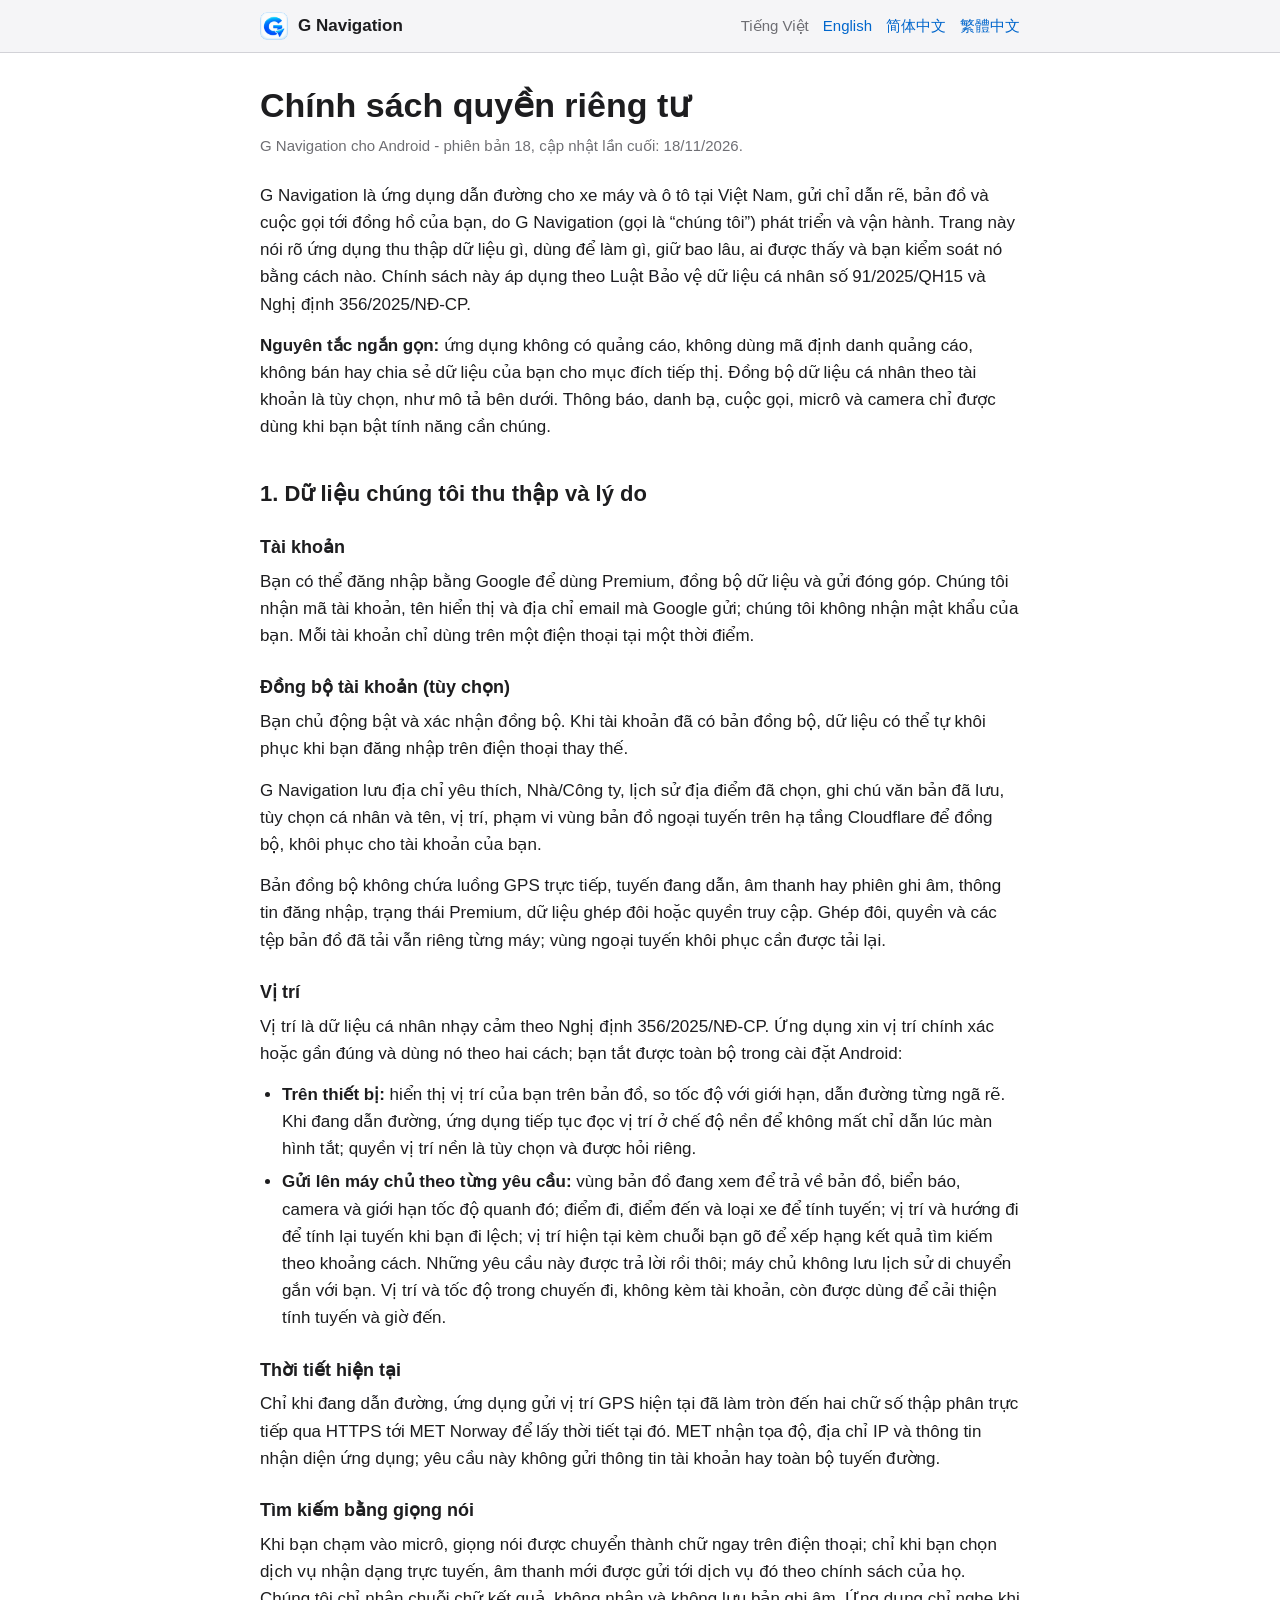
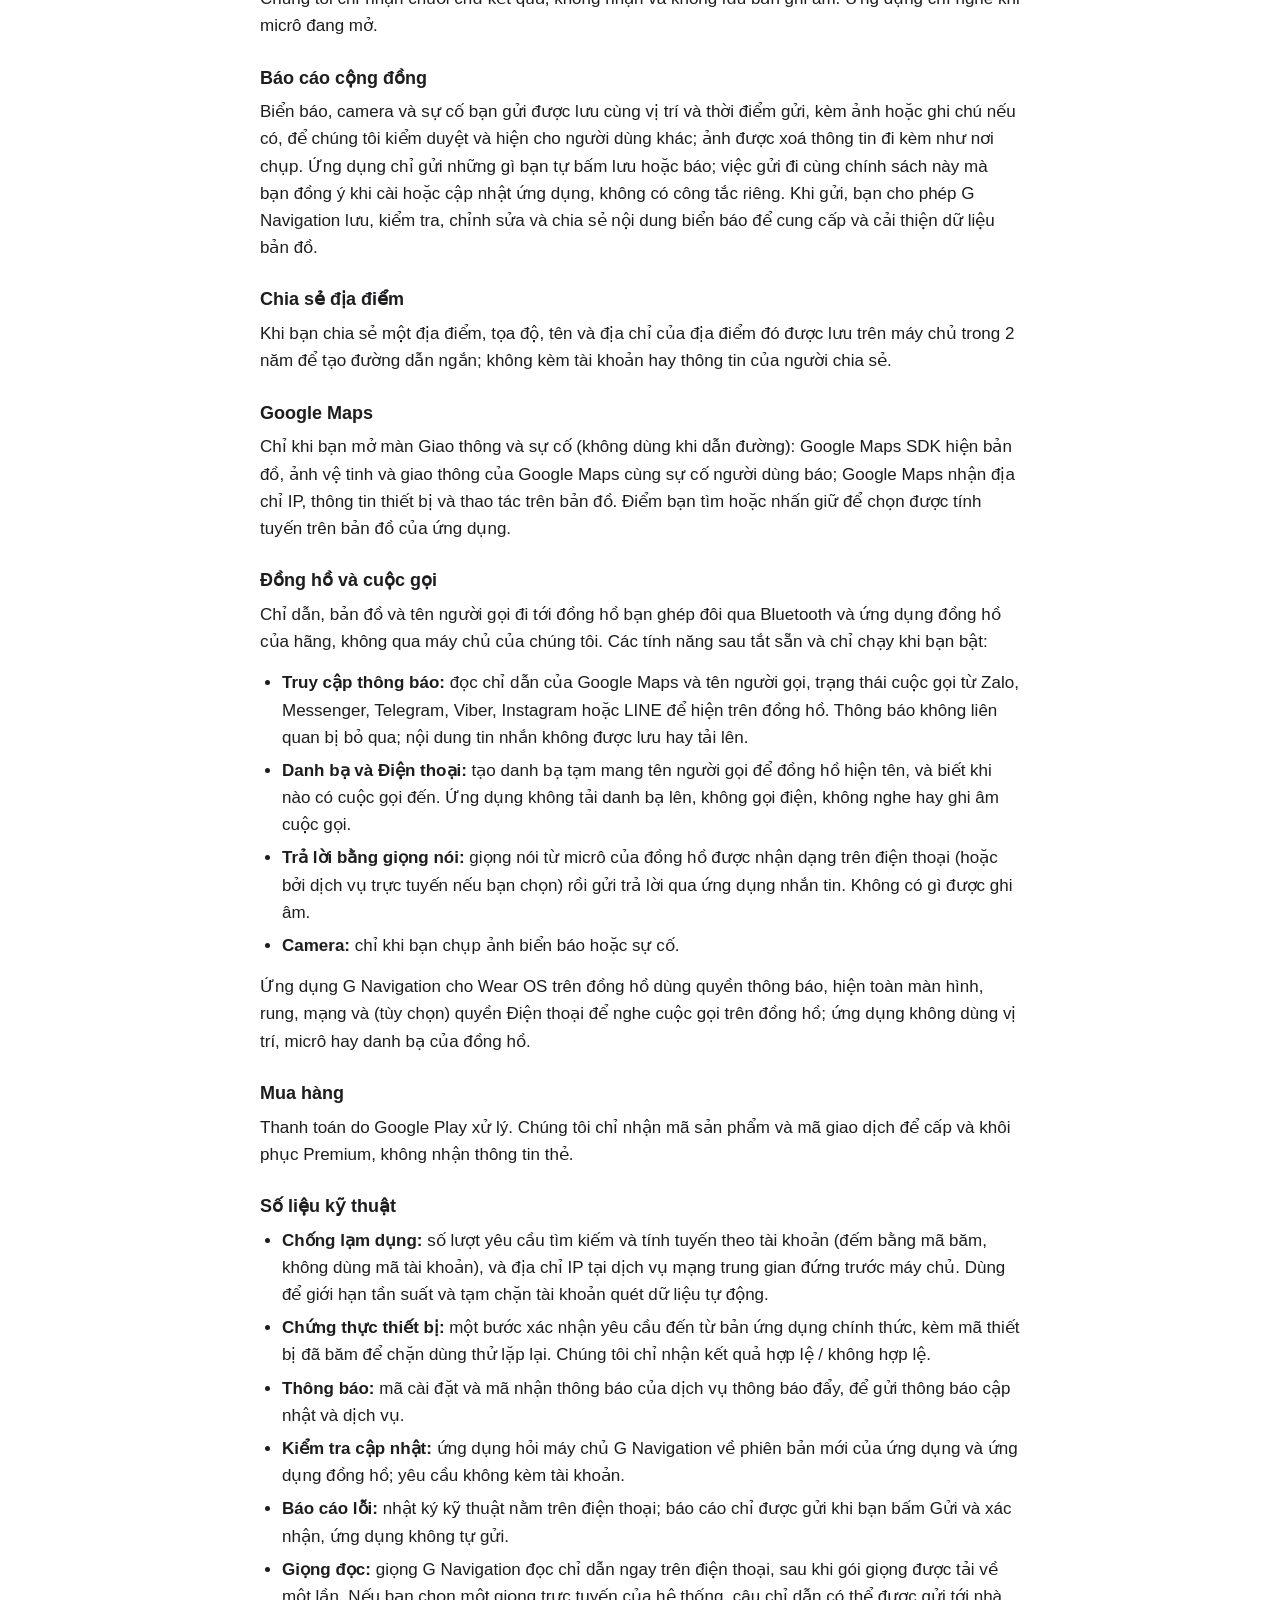
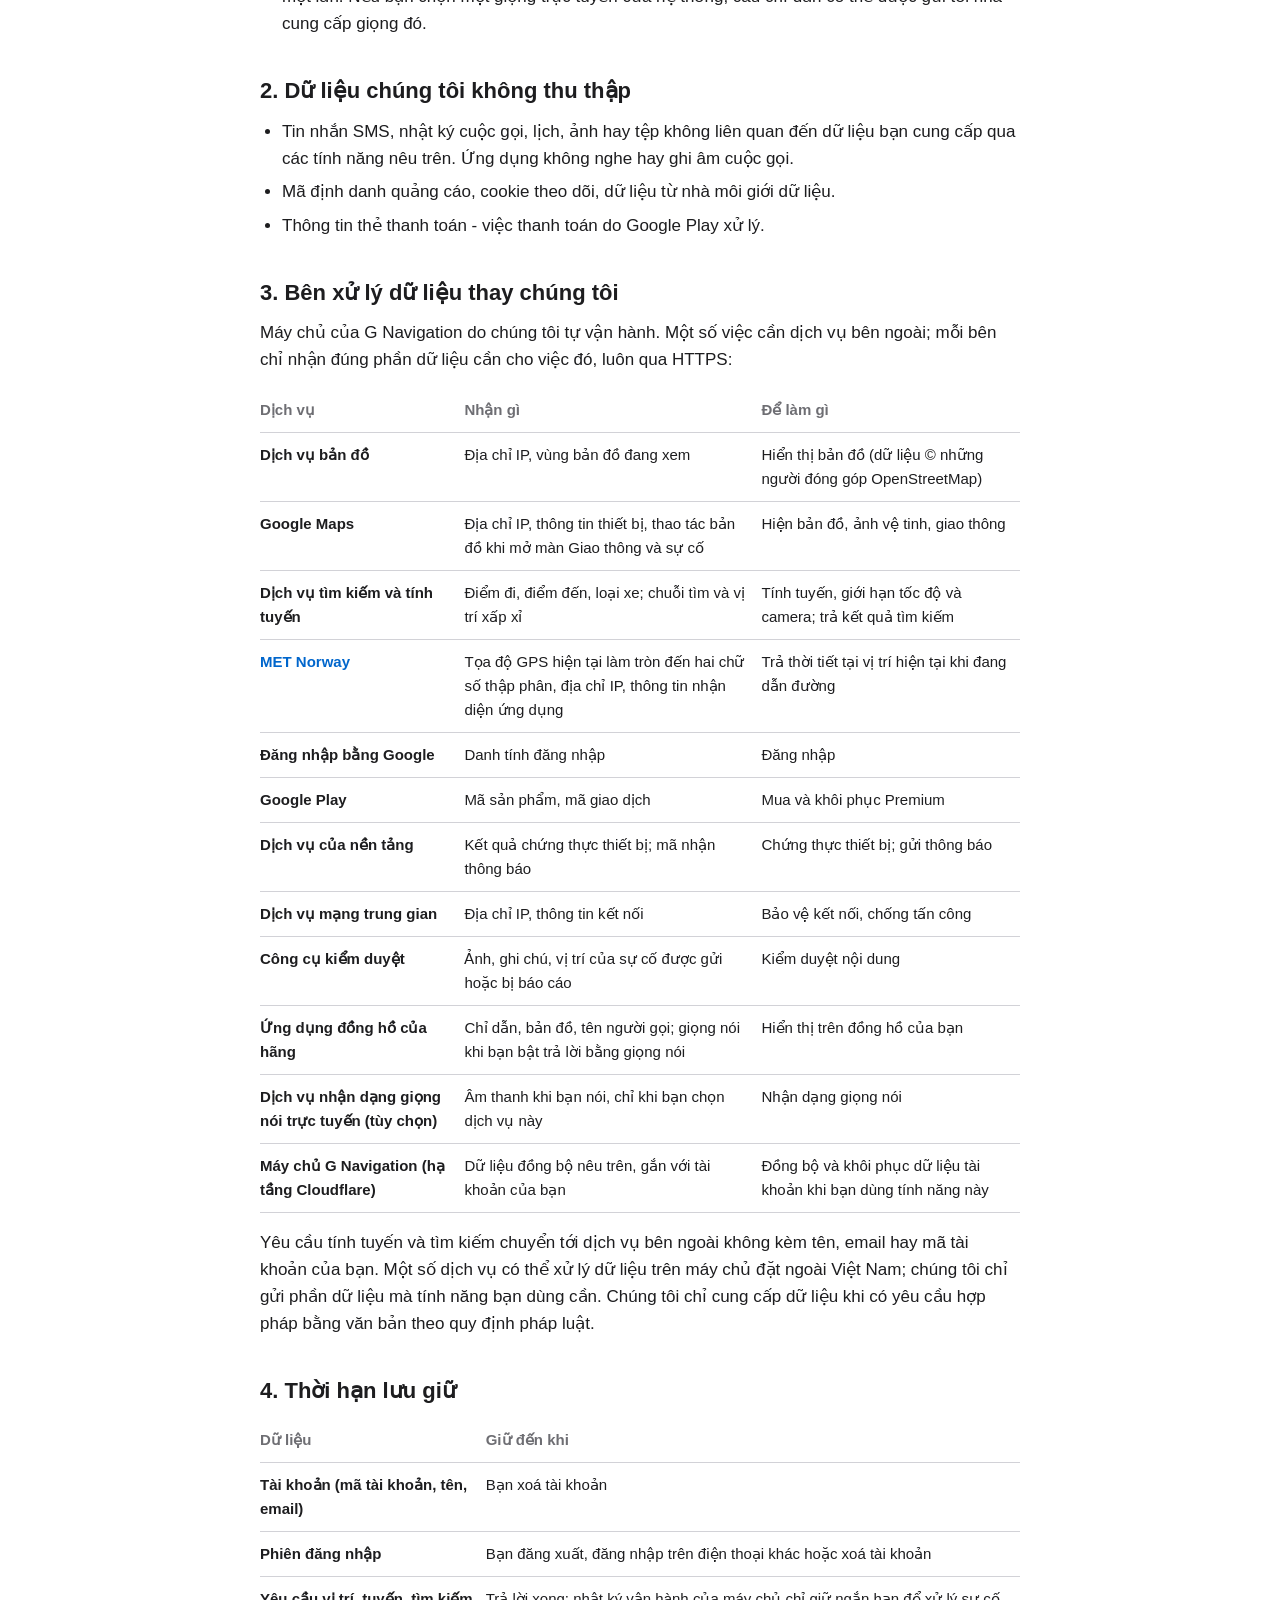
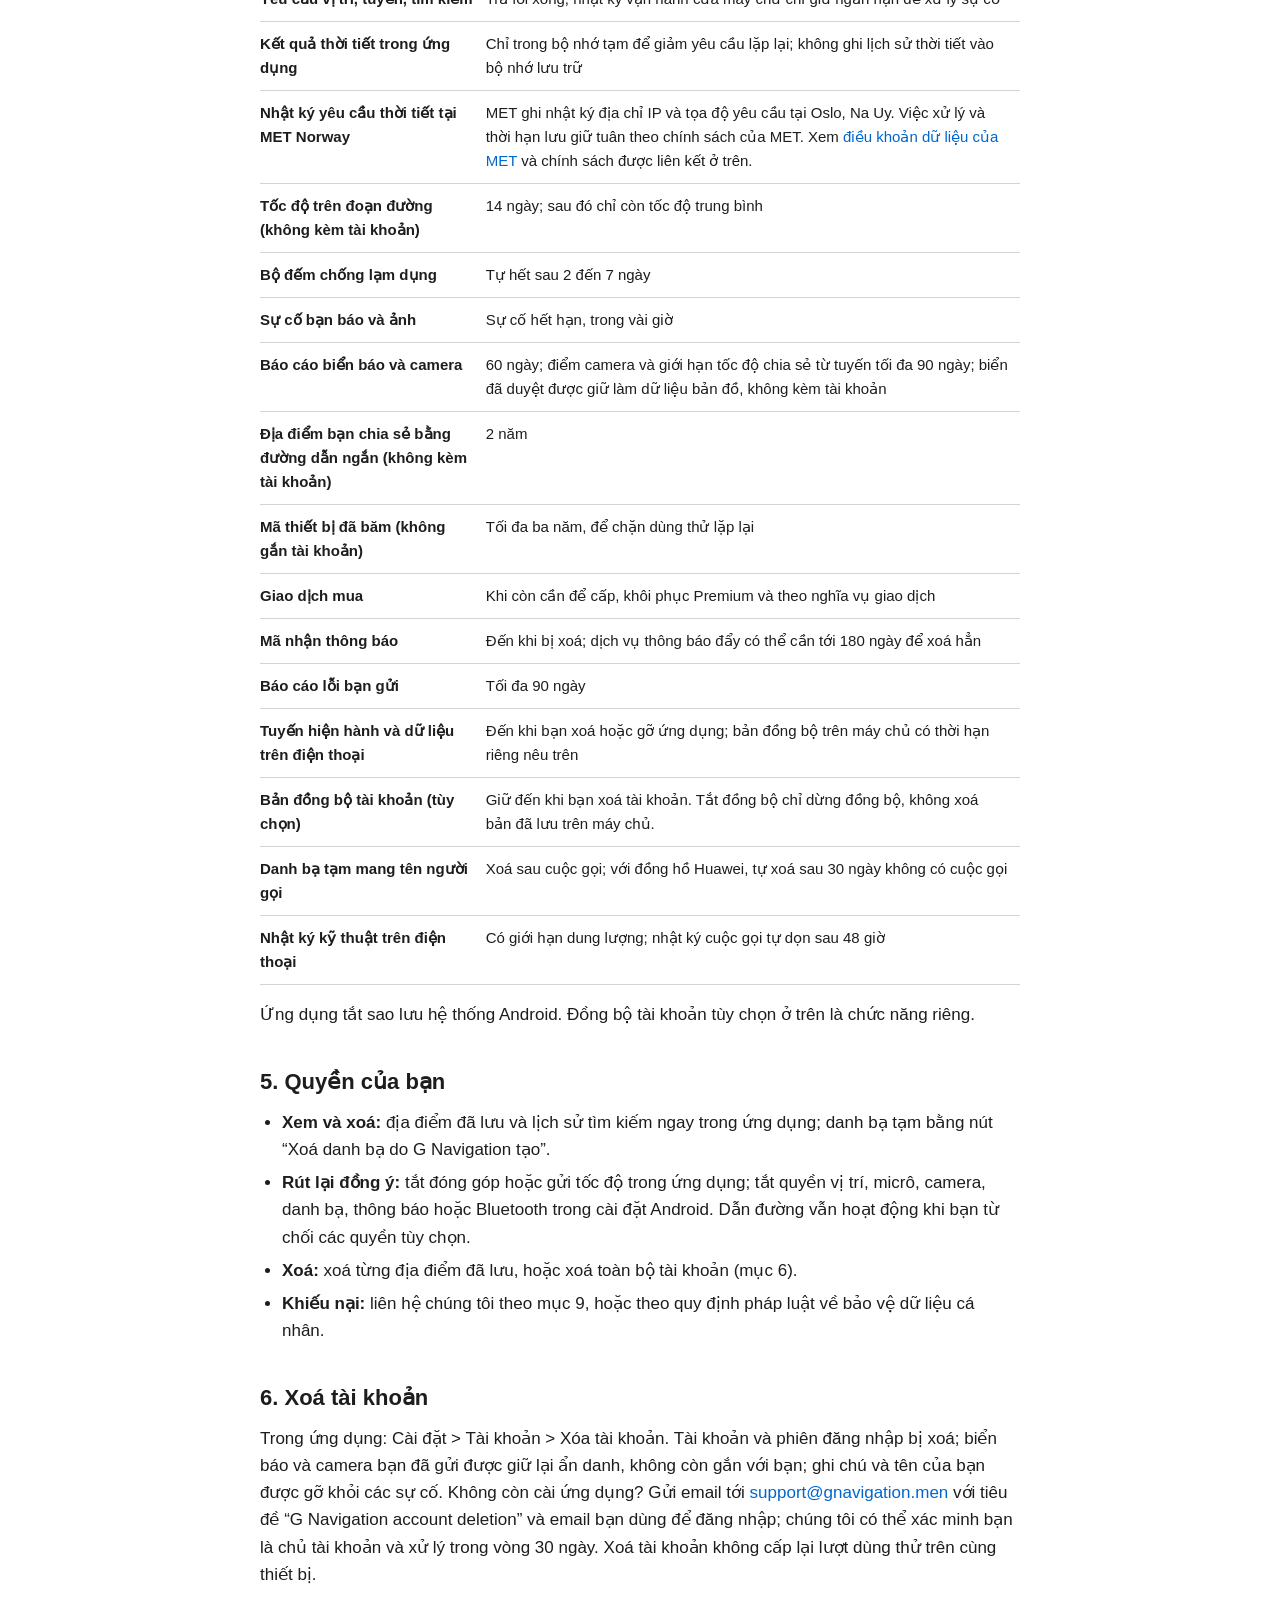
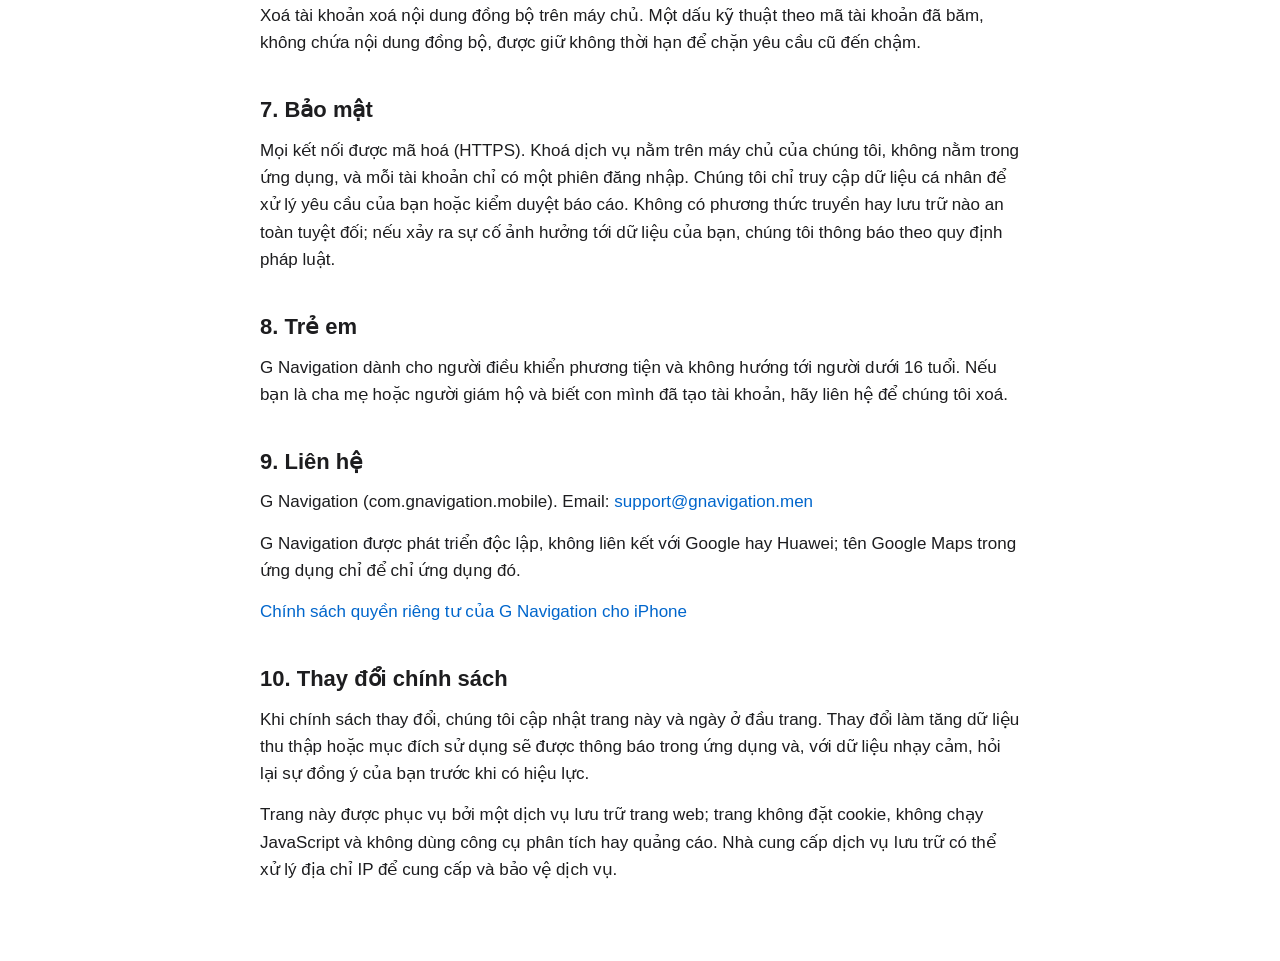
<file: index.html>
<!doctype html>
<html lang="vi">
  <head>
    <meta charset="utf-8">
    <meta name="viewport" content="width=device-width, initial-scale=1, viewport-fit=cover">
    <meta name="color-scheme" content="light dark">
    <meta name="description" content="G Navigation cho Android thu thập dữ liệu gì, dùng để làm gì, giữ bao lâu và bạn kiểm soát nó bằng cách nào.">
    <meta http-equiv="Content-Security-Policy" content="default-src 'none'; style-src 'self'; img-src 'self'; base-uri 'none'; form-action 'none'">
    <title>Chính sách quyền riêng tư · G Navigation</title>
    <link rel="icon" href="./app-icon.png" type="image/png">
    <link rel="apple-touch-icon" href="./app-icon.png">
    <link rel="stylesheet" href="./policy.css">
    <link rel="alternate" hreflang="vi" href="./">
    <link rel="alternate" hreflang="en" href="./en/">
    <link rel="alternate" hreflang="zh-CN" href="./zh-cn/">
    <link rel="alternate" hreflang="zh-Hant" href="./zh-hant/">
  </head>
  <body>
    <header class="topbar">
      <a class="brand" href="./"><img src="./app-icon.png" width="28" height="28" alt=""><span>G Navigation</span></a>
      <nav class="languages" aria-label="Ngôn ngữ"><span aria-current="page">Tiếng Việt</span><a href="./en/" lang="en" hreflang="en">English</a><a href="./zh-cn/" lang="zh-CN" hreflang="zh-CN">简体中文</a><a href="./zh-hant/" lang="zh-Hant" hreflang="zh-Hant">繁體中文</a></nav>
    </header>
    <main>
      <article>
        <h1>Chính sách quyền riêng tư</h1>
        <p class="updated">G Navigation cho Android - phiên bản 18, cập nhật lần cuối: 18/11/2026.</p>
        <p>G Navigation là ứng dụng dẫn đường cho xe máy và ô tô tại Việt Nam, gửi chỉ dẫn rẽ, bản đồ và cuộc gọi tới đồng hồ của bạn, do G Navigation (gọi là “chúng tôi”) phát triển và vận hành. Trang này nói rõ ứng dụng thu thập dữ liệu gì, dùng để làm gì, giữ bao lâu, ai được thấy và bạn kiểm soát nó bằng cách nào. Chính sách này áp dụng theo Luật Bảo vệ dữ liệu cá nhân số 91/2025/QH15 và Nghị định 356/2025/NĐ-CP.</p>
        <p><strong>Nguyên tắc ngắn gọn:</strong> ứng dụng không có quảng cáo, không dùng mã định danh quảng cáo, không bán hay chia sẻ dữ liệu của bạn cho mục đích tiếp thị. Đồng bộ dữ liệu cá nhân theo tài khoản là tùy chọn, như mô tả bên dưới. Thông báo, danh bạ, cuộc gọi, micrô và camera chỉ được dùng khi bạn bật tính năng cần chúng.</p>
        <section id="collect">
          <h2>1. Dữ liệu chúng tôi thu thập và lý do</h2>
          <h3>Tài khoản</h3>
          <p>Bạn có thể đăng nhập bằng Google để dùng Premium, đồng bộ dữ liệu và gửi đóng góp. Chúng tôi nhận mã tài khoản, tên hiển thị và địa chỉ email mà Google gửi; chúng tôi không nhận mật khẩu của bạn. Mỗi tài khoản chỉ dùng trên một điện thoại tại một thời điểm.</p>
          <h3>Đồng bộ tài khoản (tùy chọn)</h3>
          <p>Bạn chủ động bật và xác nhận đồng bộ. Khi tài khoản đã có bản đồng bộ, dữ liệu có thể tự khôi phục khi bạn đăng nhập trên điện thoại thay thế.</p>
          <p>G Navigation lưu địa chỉ yêu thích, Nhà/Công ty, lịch sử địa điểm đã chọn, ghi chú văn bản đã lưu, tùy chọn cá nhân và tên, vị trí, phạm vi vùng bản đồ ngoại tuyến trên hạ tầng Cloudflare để đồng bộ, khôi phục cho tài khoản của bạn.</p>
          <p>Bản đồng bộ không chứa luồng GPS trực tiếp, tuyến đang dẫn, âm thanh hay phiên ghi âm, thông tin đăng nhập, trạng thái Premium, dữ liệu ghép đôi hoặc quyền truy cập. Ghép đôi, quyền và các tệp bản đồ đã tải vẫn riêng từng máy; vùng ngoại tuyến khôi phục cần được tải lại.</p>
          <h3>Vị trí</h3>
          <p>Vị trí là dữ liệu cá nhân nhạy cảm theo Nghị định 356/2025/NĐ-CP. Ứng dụng xin vị trí chính xác hoặc gần đúng và dùng nó theo hai cách; bạn tắt được toàn bộ trong cài đặt Android:</p>
          <ul>
            <li><strong>Trên thiết bị:</strong> hiển thị vị trí của bạn trên bản đồ, so tốc độ với giới hạn, dẫn đường từng ngã rẽ. Khi đang dẫn đường, ứng dụng tiếp tục đọc vị trí ở chế độ nền để không mất chỉ dẫn lúc màn hình tắt; quyền vị trí nền là tùy chọn và được hỏi riêng.</li>
            <li><strong>Gửi lên máy chủ theo từng yêu cầu:</strong> vùng bản đồ đang xem để trả về bản đồ, biển báo, camera và giới hạn tốc độ quanh đó; điểm đi, điểm đến và loại xe để tính tuyến; vị trí và hướng đi để tính lại tuyến khi bạn đi lệch; vị trí hiện tại kèm chuỗi bạn gõ để xếp hạng kết quả tìm kiếm theo khoảng cách. Những yêu cầu này được trả lời rồi thôi; máy chủ không lưu lịch sử di chuyển gắn với bạn. Vị trí và tốc độ trong chuyến đi, không kèm tài khoản, còn được dùng để cải thiện tính tuyến và giờ đến.</li>
          </ul>
          <h3>Thời tiết hiện tại</h3>
          <p>Chỉ khi đang dẫn đường, ứng dụng gửi vị trí GPS hiện tại đã làm tròn đến hai chữ số thập phân trực tiếp qua HTTPS tới MET Norway để lấy thời tiết tại đó. MET nhận tọa độ, địa chỉ IP và thông tin nhận diện ứng dụng; yêu cầu này không gửi thông tin tài khoản hay toàn bộ tuyến đường.</p>
          <h3>Tìm kiếm bằng giọng nói</h3>
          <p>Khi bạn chạm vào micrô, giọng nói được chuyển thành chữ ngay trên điện thoại; chỉ khi bạn chọn dịch vụ nhận dạng trực tuyến, âm thanh mới được gửi tới dịch vụ đó theo chính sách của họ. Chúng tôi chỉ nhận chuỗi chữ kết quả, không nhận và không lưu bản ghi âm. Ứng dụng chỉ nghe khi micrô đang mở.</p>
          <h3>Báo cáo cộng đồng</h3>
          <p>Biển báo, camera và sự cố bạn gửi được lưu cùng vị trí và thời điểm gửi, kèm ảnh hoặc ghi chú nếu có, để chúng tôi kiểm duyệt và hiện cho người dùng khác; ảnh được xoá thông tin đi kèm như nơi chụp. Ứng dụng chỉ gửi những gì bạn tự bấm lưu hoặc báo; việc gửi đi cùng chính sách này mà bạn đồng ý khi cài hoặc cập nhật ứng dụng, không có công tắc riêng. Khi gửi, bạn cho phép G Navigation lưu, kiểm tra, chỉnh sửa và chia sẻ nội dung biển báo để cung cấp và cải thiện dữ liệu bản đồ.</p>
          <h3>Chia sẻ địa điểm</h3>
          <p>Khi bạn chia sẻ một địa điểm, tọa độ, tên và địa chỉ của địa điểm đó được lưu trên máy chủ trong 2 năm để tạo đường dẫn ngắn; không kèm tài khoản hay thông tin của người chia sẻ.</p>
          <h3>Google Maps</h3>
          <p>Chỉ khi bạn mở màn Giao thông và sự cố (không dùng khi dẫn đường): Google Maps SDK hiện bản đồ, ảnh vệ tinh và giao thông của Google Maps cùng sự cố người dùng báo; Google Maps nhận địa chỉ IP, thông tin thiết bị và thao tác trên bản đồ. Điểm bạn tìm hoặc nhấn giữ để chọn được tính tuyến trên bản đồ của ứng dụng.</p>
          <h3>Đồng hồ và cuộc gọi</h3>
          <p>Chỉ dẫn, bản đồ và tên người gọi đi tới đồng hồ bạn ghép đôi qua Bluetooth và ứng dụng đồng hồ của hãng, không qua máy chủ của chúng tôi. Các tính năng sau tắt sẵn và chỉ chạy khi bạn bật:</p>
          <ul>
            <li><strong>Truy cập thông báo:</strong> đọc chỉ dẫn của Google Maps và tên người gọi, trạng thái cuộc gọi từ Zalo, Messenger, Telegram, Viber, Instagram hoặc LINE để hiện trên đồng hồ. Thông báo không liên quan bị bỏ qua; nội dung tin nhắn không được lưu hay tải lên.</li>
            <li><strong>Danh bạ và Điện thoại:</strong> tạo danh bạ tạm mang tên người gọi để đồng hồ hiện tên, và biết khi nào có cuộc gọi đến. Ứng dụng không tải danh bạ lên, không gọi điện, không nghe hay ghi âm cuộc gọi.</li>
            <li><strong>Trả lời bằng giọng nói:</strong> giọng nói từ micrô của đồng hồ được nhận dạng trên điện thoại (hoặc bởi dịch vụ trực tuyến nếu bạn chọn) rồi gửi trả lời qua ứng dụng nhắn tin. Không có gì được ghi âm.</li>
            <li><strong>Camera:</strong> chỉ khi bạn chụp ảnh biển báo hoặc sự cố.</li>
          </ul>
          <p>Ứng dụng G Navigation cho Wear OS trên đồng hồ dùng quyền thông báo, hiện toàn màn hình, rung, mạng và (tùy chọn) quyền Điện thoại để nghe cuộc gọi trên đồng hồ; ứng dụng không dùng vị trí, micrô hay danh bạ của đồng hồ.</p>
          <h3>Mua hàng</h3>
          <p>Thanh toán do Google Play xử lý. Chúng tôi chỉ nhận mã sản phẩm và mã giao dịch để cấp và khôi phục Premium, không nhận thông tin thẻ.</p>
          <h3>Số liệu kỹ thuật</h3>
          <ul>
            <li><strong>Chống lạm dụng:</strong> số lượt yêu cầu tìm kiếm và tính tuyến theo tài khoản (đếm bằng mã băm, không dùng mã tài khoản), và địa chỉ IP tại dịch vụ mạng trung gian đứng trước máy chủ. Dùng để giới hạn tần suất và tạm chặn tài khoản quét dữ liệu tự động.</li>
            <li><strong>Chứng thực thiết bị:</strong> một bước xác nhận yêu cầu đến từ bản ứng dụng chính thức, kèm mã thiết bị đã băm để chặn dùng thử lặp lại. Chúng tôi chỉ nhận kết quả hợp lệ / không hợp lệ.</li>
            <li><strong>Thông báo:</strong> mã cài đặt và mã nhận thông báo của dịch vụ thông báo đẩy, để gửi thông báo cập nhật và dịch vụ.</li>
            <li><strong>Kiểm tra cập nhật:</strong> ứng dụng hỏi máy chủ G Navigation về phiên bản mới của ứng dụng và ứng dụng đồng hồ; yêu cầu không kèm tài khoản.</li>
            <li><strong>Báo cáo lỗi:</strong> nhật ký kỹ thuật nằm trên điện thoại; báo cáo chỉ được gửi khi bạn bấm Gửi và xác nhận, ứng dụng không tự gửi.</li>
            <li><strong>Giọng đọc:</strong> giọng G Navigation đọc chỉ dẫn ngay trên điện thoại, sau khi gói giọng được tải về một lần. Nếu bạn chọn một giọng trực tuyến của hệ thống, câu chỉ dẫn có thể được gửi tới nhà cung cấp giọng đó.</li>
          </ul>
        </section>
        <section id="not-collected">
          <h2>2. Dữ liệu chúng tôi không thu thập</h2>
          <ul>
            <li>Tin nhắn SMS, nhật ký cuộc gọi, lịch, ảnh hay tệp không liên quan đến dữ liệu bạn cung cấp qua các tính năng nêu trên. Ứng dụng không nghe hay ghi âm cuộc gọi.</li>
            <li>Mã định danh quảng cáo, cookie theo dõi, dữ liệu từ nhà môi giới dữ liệu.</li>
            <li>Thông tin thẻ thanh toán - việc thanh toán do Google Play xử lý.</li>
          </ul>
        </section>
        <section id="processors">
          <h2>3. Bên xử lý dữ liệu thay chúng tôi</h2>
          <p>Máy chủ của G Navigation do chúng tôi tự vận hành. Một số việc cần dịch vụ bên ngoài; mỗi bên chỉ nhận đúng phần dữ liệu cần cho việc đó, luôn qua HTTPS:</p>
          <div class="table-wrap">
            <table>
              <thead>
                <tr><th scope="col">Dịch vụ</th><th scope="col">Nhận gì</th><th scope="col">Để làm gì</th></tr>
              </thead>
              <tbody>
                <tr><th scope="row">Dịch vụ bản đồ</th><td data-label="Nhận gì">Địa chỉ IP, vùng bản đồ đang xem</td><td data-label="Để làm gì">Hiển thị bản đồ (dữ liệu © những người đóng góp OpenStreetMap)</td></tr>
                <tr><th scope="row">Google Maps</th><td data-label="Nhận gì">Địa chỉ IP, thông tin thiết bị, thao tác bản đồ khi mở màn Giao thông và sự cố</td><td data-label="Để làm gì">Hiện bản đồ, ảnh vệ tinh, giao thông</td></tr>
                <tr><th scope="row">Dịch vụ tìm kiếm và tính tuyến</th><td data-label="Nhận gì">Điểm đi, điểm đến, loại xe; chuỗi tìm và vị trí xấp xỉ</td><td data-label="Để làm gì">Tính tuyến, giới hạn tốc độ và camera; trả kết quả tìm kiếm</td></tr>
                <tr><th scope="row"><a href="https://www.met.no/en/about-us/privacy">MET Norway</a></th><td data-label="Nhận gì">Tọa độ GPS hiện tại làm tròn đến hai chữ số thập phân, địa chỉ IP, thông tin nhận diện ứng dụng</td><td data-label="Để làm gì">Trả thời tiết tại vị trí hiện tại khi đang dẫn đường</td></tr>
                <tr><th scope="row">Đăng nhập bằng Google</th><td data-label="Nhận gì">Danh tính đăng nhập</td><td data-label="Để làm gì">Đăng nhập</td></tr>
                <tr><th scope="row">Google Play</th><td data-label="Nhận gì">Mã sản phẩm, mã giao dịch</td><td data-label="Để làm gì">Mua và khôi phục Premium</td></tr>
                <tr><th scope="row">Dịch vụ của nền tảng</th><td data-label="Nhận gì">Kết quả chứng thực thiết bị; mã nhận thông báo</td><td data-label="Để làm gì">Chứng thực thiết bị; gửi thông báo</td></tr>
                <tr><th scope="row">Dịch vụ mạng trung gian</th><td data-label="Nhận gì">Địa chỉ IP, thông tin kết nối</td><td data-label="Để làm gì">Bảo vệ kết nối, chống tấn công</td></tr>
                <tr><th scope="row">Công cụ kiểm duyệt</th><td data-label="Nhận gì">Ảnh, ghi chú, vị trí của sự cố được gửi hoặc bị báo cáo</td><td data-label="Để làm gì">Kiểm duyệt nội dung</td></tr>
                <tr><th scope="row">Ứng dụng đồng hồ của hãng</th><td data-label="Nhận gì">Chỉ dẫn, bản đồ, tên người gọi; giọng nói khi bạn bật trả lời bằng giọng nói</td><td data-label="Để làm gì">Hiển thị trên đồng hồ của bạn</td></tr>
                <tr><th scope="row">Dịch vụ nhận dạng giọng nói trực tuyến (tùy chọn)</th><td data-label="Nhận gì">Âm thanh khi bạn nói, chỉ khi bạn chọn dịch vụ này</td><td data-label="Để làm gì">Nhận dạng giọng nói</td></tr>
                <tr><th scope="row">Máy chủ G Navigation (hạ tầng Cloudflare)</th><td data-label="Nhận gì">Dữ liệu đồng bộ nêu trên, gắn với tài khoản của bạn</td><td data-label="Để làm gì">Đồng bộ và khôi phục dữ liệu tài khoản khi bạn dùng tính năng này</td></tr>
              </tbody>
            </table>
          </div>
          <p>Yêu cầu tính tuyến và tìm kiếm chuyển tới dịch vụ bên ngoài không kèm tên, email hay mã tài khoản của bạn. Một số dịch vụ có thể xử lý dữ liệu trên máy chủ đặt ngoài Việt Nam; chúng tôi chỉ gửi phần dữ liệu mà tính năng bạn dùng cần. Chúng tôi chỉ cung cấp dữ liệu khi có yêu cầu hợp pháp bằng văn bản theo quy định pháp luật.</p>
        </section>
        <section id="retention">
          <h2>4. Thời hạn lưu giữ</h2>
          <div class="table-wrap">
            <table>
              <thead>
                <tr><th scope="col">Dữ liệu</th><th scope="col">Giữ đến khi</th></tr>
              </thead>
              <tbody>
                <tr><th scope="row">Tài khoản (mã tài khoản, tên, email)</th><td data-label="Giữ đến khi">Bạn xoá tài khoản</td></tr>
                <tr><th scope="row">Phiên đăng nhập</th><td data-label="Giữ đến khi">Bạn đăng xuất, đăng nhập trên điện thoại khác hoặc xoá tài khoản</td></tr>
                <tr><th scope="row">Yêu cầu vị trí, tuyến, tìm kiếm</th><td data-label="Giữ đến khi">Trả lời xong; nhật ký vận hành của máy chủ chỉ giữ ngắn hạn để xử lý sự cố</td></tr>
                <tr><th scope="row">Kết quả thời tiết trong ứng dụng</th><td data-label="Giữ đến khi">Chỉ trong bộ nhớ tạm để giảm yêu cầu lặp lại; không ghi lịch sử thời tiết vào bộ nhớ lưu trữ</td></tr>
                <tr><th scope="row">Nhật ký yêu cầu thời tiết tại MET Norway</th><td data-label="Giữ đến khi">MET ghi nhật ký địa chỉ IP và tọa độ yêu cầu tại Oslo, Na Uy. Việc xử lý và thời hạn lưu giữ tuân theo chính sách của MET. Xem <a href="https://docs.api.met.no/doc/TermsOfService.html#personal-data">điều khoản dữ liệu của MET</a> và chính sách được liên kết ở trên.</td></tr>
                <tr><th scope="row">Tốc độ trên đoạn đường (không kèm tài khoản)</th><td data-label="Giữ đến khi">14 ngày; sau đó chỉ còn tốc độ trung bình</td></tr>
                <tr><th scope="row">Bộ đếm chống lạm dụng</th><td data-label="Giữ đến khi">Tự hết sau 2 đến 7 ngày</td></tr>
                <tr><th scope="row">Sự cố bạn báo và ảnh</th><td data-label="Giữ đến khi">Sự cố hết hạn, trong vài giờ</td></tr>
                <tr><th scope="row">Báo cáo biển báo và camera</th><td data-label="Giữ đến khi">60 ngày; điểm camera và giới hạn tốc độ chia sẻ từ tuyến tối đa 90 ngày; biển đã duyệt được giữ làm dữ liệu bản đồ, không kèm tài khoản</td></tr>
                <tr><th scope="row">Địa điểm bạn chia sẻ bằng đường dẫn ngắn (không kèm tài khoản)</th><td data-label="Giữ đến khi">2 năm</td></tr>
                <tr><th scope="row">Mã thiết bị đã băm (không gắn tài khoản)</th><td data-label="Giữ đến khi">Tối đa ba năm, để chặn dùng thử lặp lại</td></tr>
                <tr><th scope="row">Giao dịch mua</th><td data-label="Giữ đến khi">Khi còn cần để cấp, khôi phục Premium và theo nghĩa vụ giao dịch</td></tr>
                <tr><th scope="row">Mã nhận thông báo</th><td data-label="Giữ đến khi">Đến khi bị xoá; dịch vụ thông báo đẩy có thể cần tới 180 ngày để xoá hẳn</td></tr>
                <tr><th scope="row">Báo cáo lỗi bạn gửi</th><td data-label="Giữ đến khi">Tối đa 90 ngày</td></tr>
                <tr><th scope="row">Tuyến hiện hành và dữ liệu trên điện thoại</th><td data-label="Giữ đến khi">Đến khi bạn xoá hoặc gỡ ứng dụng; bản đồng bộ trên máy chủ có thời hạn riêng nêu trên</td></tr>
                <tr><th scope="row">Bản đồng bộ tài khoản (tùy chọn)</th><td data-label="Giữ đến khi">Giữ đến khi bạn xoá tài khoản. Tắt đồng bộ chỉ dừng đồng bộ, không xoá bản đã lưu trên máy chủ.</td></tr>
                <tr><th scope="row">Danh bạ tạm mang tên người gọi</th><td data-label="Giữ đến khi">Xoá sau cuộc gọi; với đồng hồ Huawei, tự xoá sau 30 ngày không có cuộc gọi</td></tr>
                <tr><th scope="row">Nhật ký kỹ thuật trên điện thoại</th><td data-label="Giữ đến khi">Có giới hạn dung lượng; nhật ký cuộc gọi tự dọn sau 48 giờ</td></tr>
              </tbody>
            </table>
          </div>
          <p>Ứng dụng tắt sao lưu hệ thống Android. Đồng bộ tài khoản tùy chọn ở trên là chức năng riêng.</p>
        </section>
        <section id="rights">
          <h2>5. Quyền của bạn</h2>
          <ul>
            <li><strong>Xem và xoá:</strong> địa điểm đã lưu và lịch sử tìm kiếm ngay trong ứng dụng; danh bạ tạm bằng nút “Xoá danh bạ do G Navigation tạo”.</li>
            <li><strong>Rút lại đồng ý:</strong> tắt đóng góp hoặc gửi tốc độ trong ứng dụng; tắt quyền vị trí, micrô, camera, danh bạ, thông báo hoặc Bluetooth trong cài đặt Android. Dẫn đường vẫn hoạt động khi bạn từ chối các quyền tùy chọn.</li>
            <li><strong>Xoá:</strong> xoá từng địa điểm đã lưu, hoặc xoá toàn bộ tài khoản (mục 6).</li>
            <li><strong>Khiếu nại:</strong> liên hệ chúng tôi theo mục 9, hoặc theo quy định pháp luật về bảo vệ dữ liệu cá nhân.</li>
          </ul>
        </section>
        <section id="delete-account">
          <h2>6. Xoá tài khoản</h2>
          <p>Trong ứng dụng: Cài đặt > Tài khoản > Xóa tài khoản. Tài khoản và phiên đăng nhập bị xoá; biển báo và camera bạn đã gửi được giữ lại ẩn danh, không còn gắn với bạn; ghi chú và tên của bạn được gỡ khỏi các sự cố. Không còn cài ứng dụng? Gửi email tới <a href="mailto:support@gnavigation.men?subject=G%20Navigation%20account%20deletion">support@gnavigation.men</a> với tiêu đề “G Navigation account deletion” và email bạn dùng để đăng nhập; chúng tôi có thể xác minh bạn là chủ tài khoản và xử lý trong vòng 30 ngày. Xoá tài khoản không cấp lại lượt dùng thử trên cùng thiết bị.</p>
          <p>Xoá tài khoản xoá nội dung đồng bộ trên máy chủ. Một dấu kỹ thuật theo mã tài khoản đã băm, không chứa nội dung đồng bộ, được giữ không thời hạn để chặn yêu cầu cũ đến chậm.</p>
        </section>
        <section id="security">
          <h2>7. Bảo mật</h2>
          <p>Mọi kết nối được mã hoá (HTTPS). Khoá dịch vụ nằm trên máy chủ của chúng tôi, không nằm trong ứng dụng, và mỗi tài khoản chỉ có một phiên đăng nhập. Chúng tôi chỉ truy cập dữ liệu cá nhân để xử lý yêu cầu của bạn hoặc kiểm duyệt báo cáo. Không có phương thức truyền hay lưu trữ nào an toàn tuyệt đối; nếu xảy ra sự cố ảnh hưởng tới dữ liệu của bạn, chúng tôi thông báo theo quy định pháp luật.</p>
        </section>
        <section id="children">
          <h2>8. Trẻ em</h2>
          <p>G Navigation dành cho người điều khiển phương tiện và không hướng tới người dưới 16 tuổi. Nếu bạn là cha mẹ hoặc người giám hộ và biết con mình đã tạo tài khoản, hãy liên hệ để chúng tôi xoá.</p>
        </section>
        <section id="contact">
          <h2>9. Liên hệ</h2>
          <p>G Navigation (com.gnavigation.mobile). Email: <a href="mailto:support@gnavigation.men">support@gnavigation.men</a></p>
          <p>G Navigation được phát triển độc lập, không liên kết với Google hay Huawei; tên Google Maps trong ứng dụng chỉ để chỉ ứng dụng đó.</p>
          <p><a href="https://g-navigation-ios-privacy.gg-huawei.workers.dev/">Chính sách quyền riêng tư của G Navigation cho iPhone</a></p>
        </section>
        <section id="changes">
          <h2>10. Thay đổi chính sách</h2>
          <p>Khi chính sách thay đổi, chúng tôi cập nhật trang này và ngày ở đầu trang. Thay đổi làm tăng dữ liệu thu thập hoặc mục đích sử dụng sẽ được thông báo trong ứng dụng và, với dữ liệu nhạy cảm, hỏi lại sự đồng ý của bạn trước khi có hiệu lực.</p>
          <p id="policy-site">Trang này được phục vụ bởi một dịch vụ lưu trữ trang web; trang không đặt cookie, không chạy JavaScript và không dùng công cụ phân tích hay quảng cáo. Nhà cung cấp dịch vụ lưu trữ có thể xử lý địa chỉ IP để cung cấp và bảo vệ dịch vụ.</p>
        </section>
      </article>
    </main>
  </body>
</html>
</file>
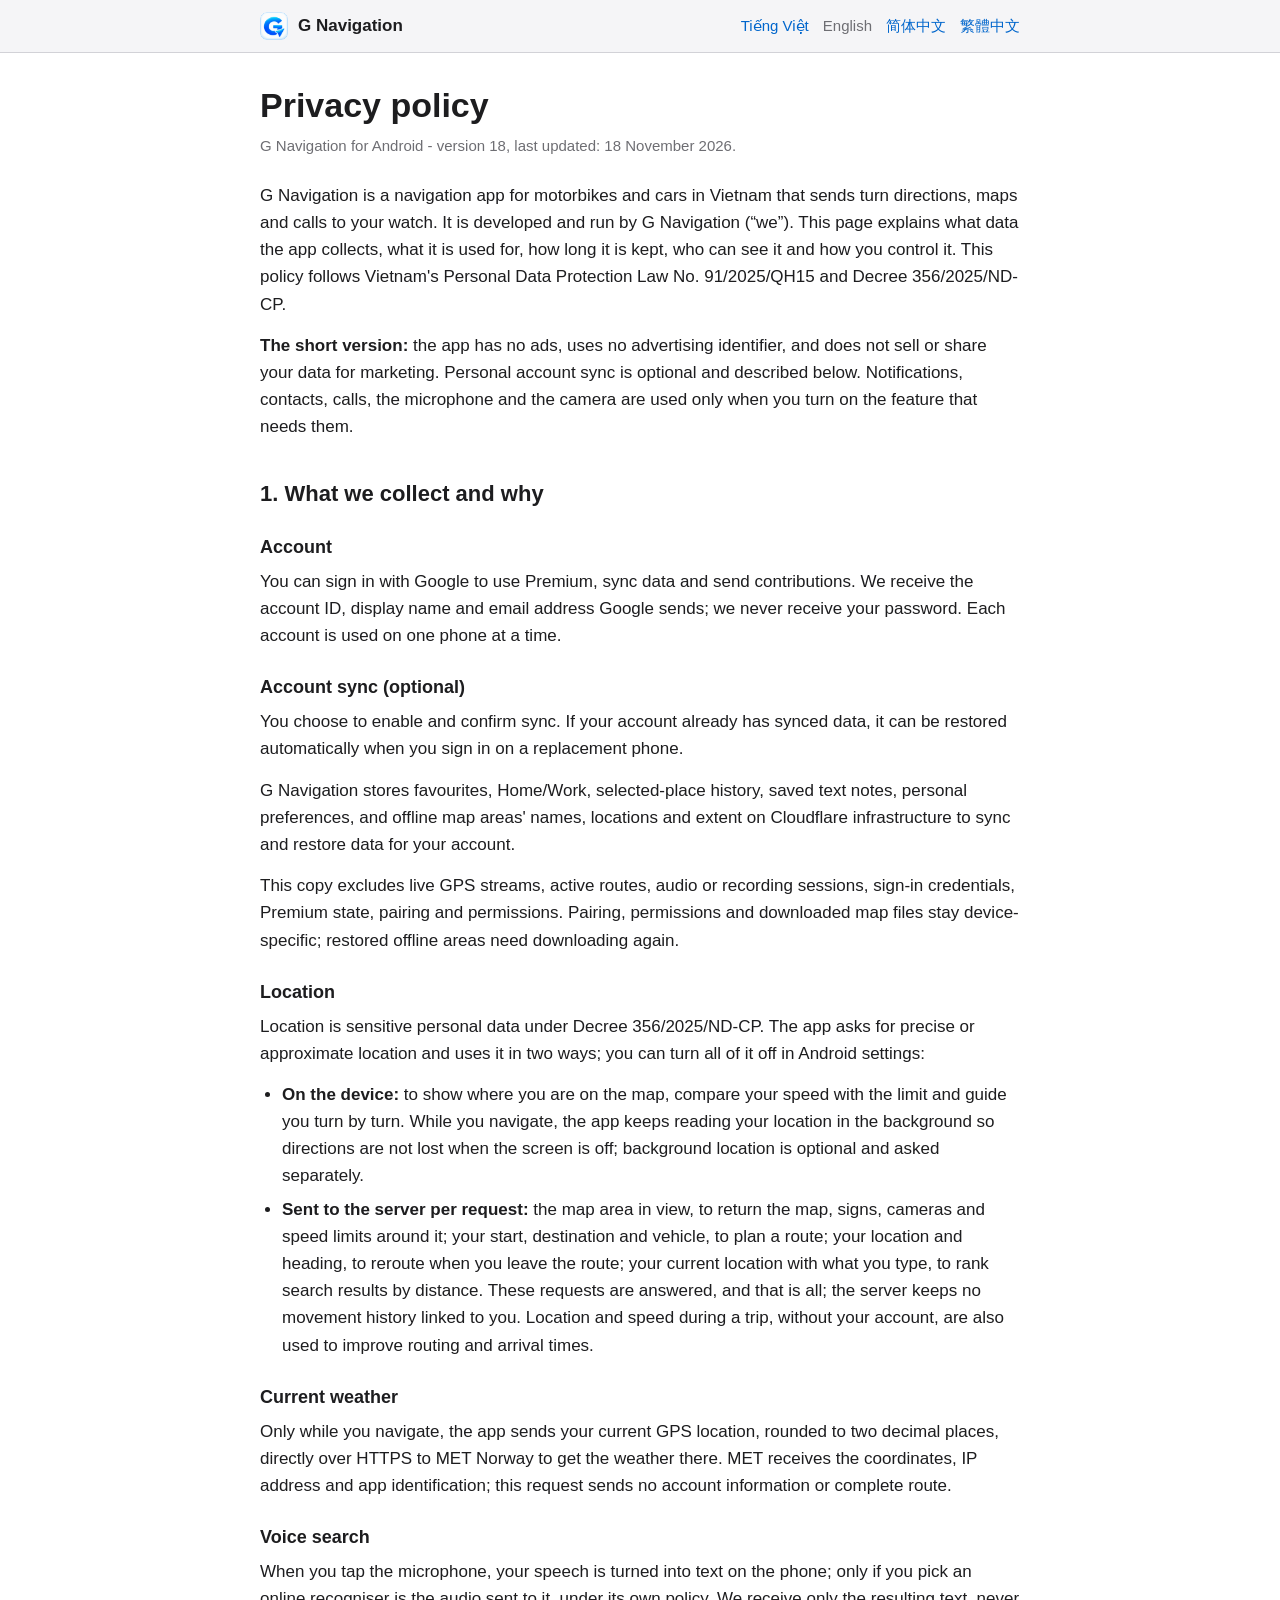
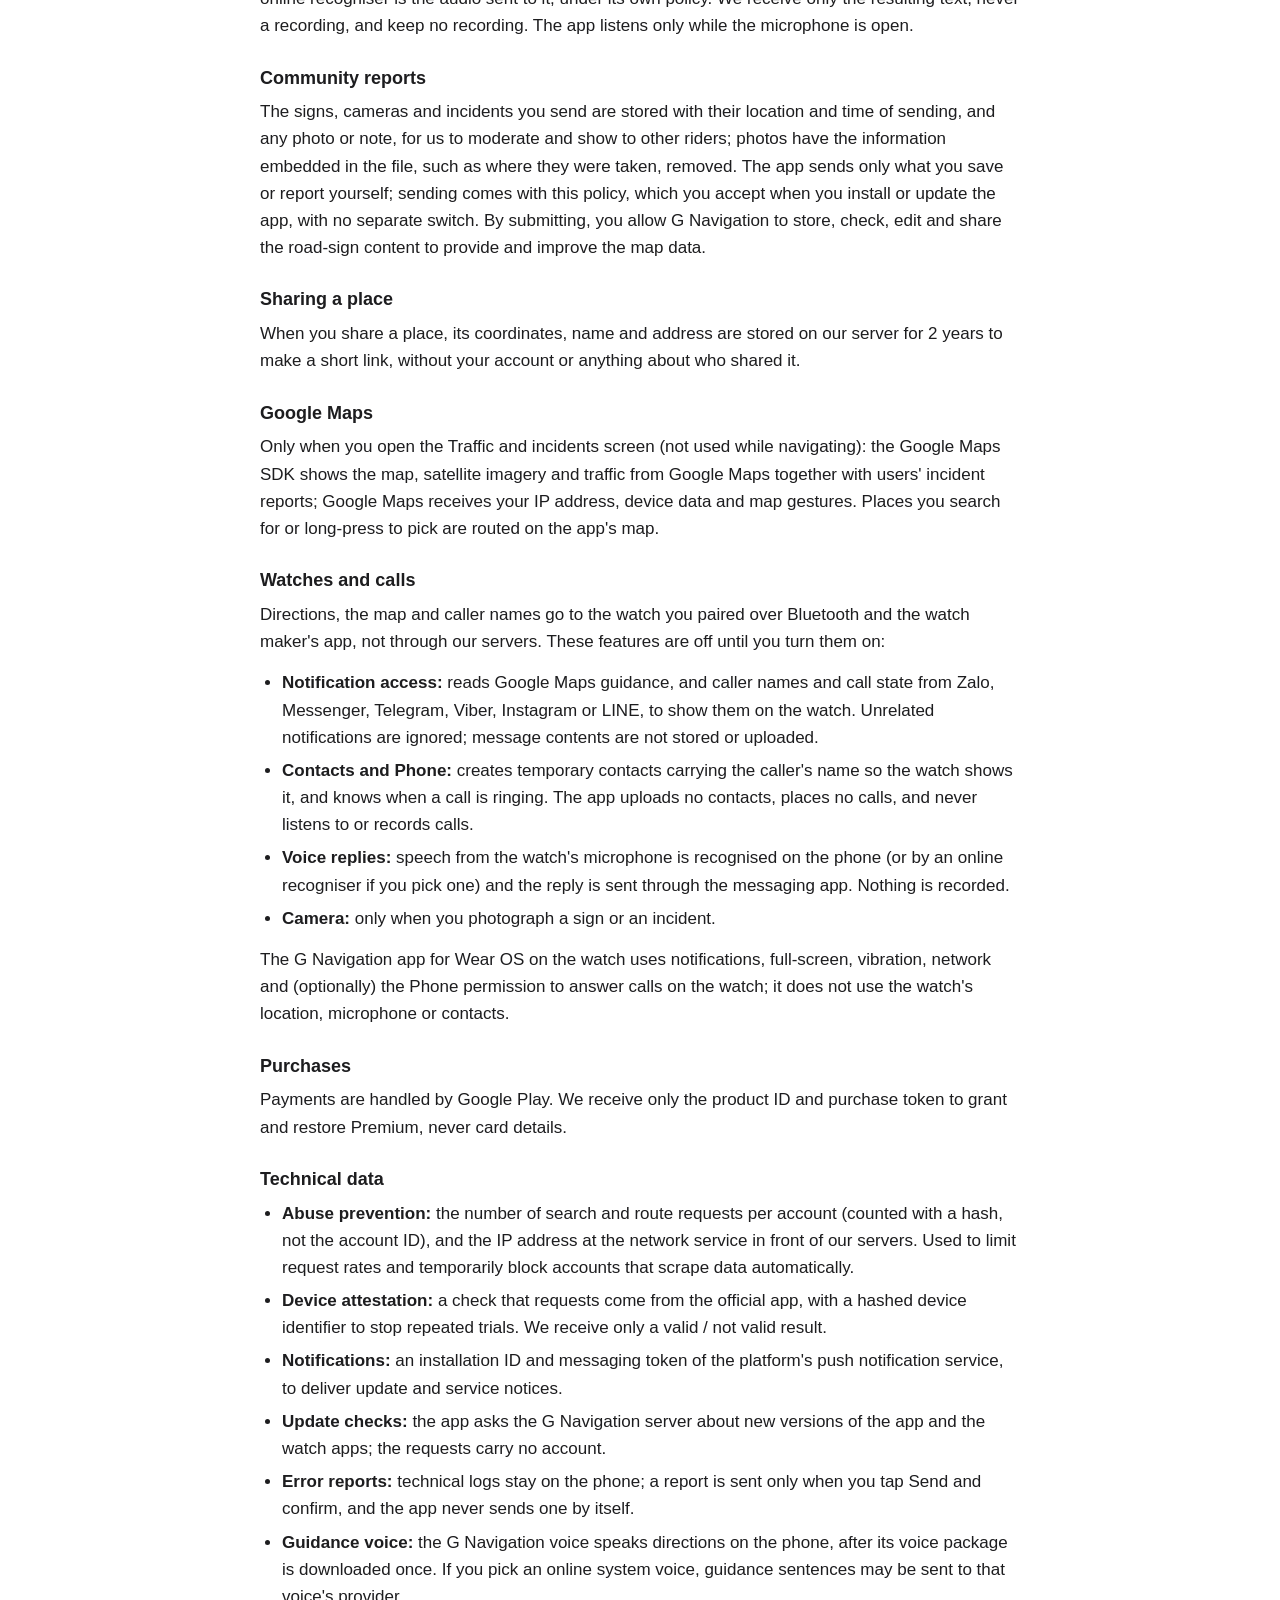
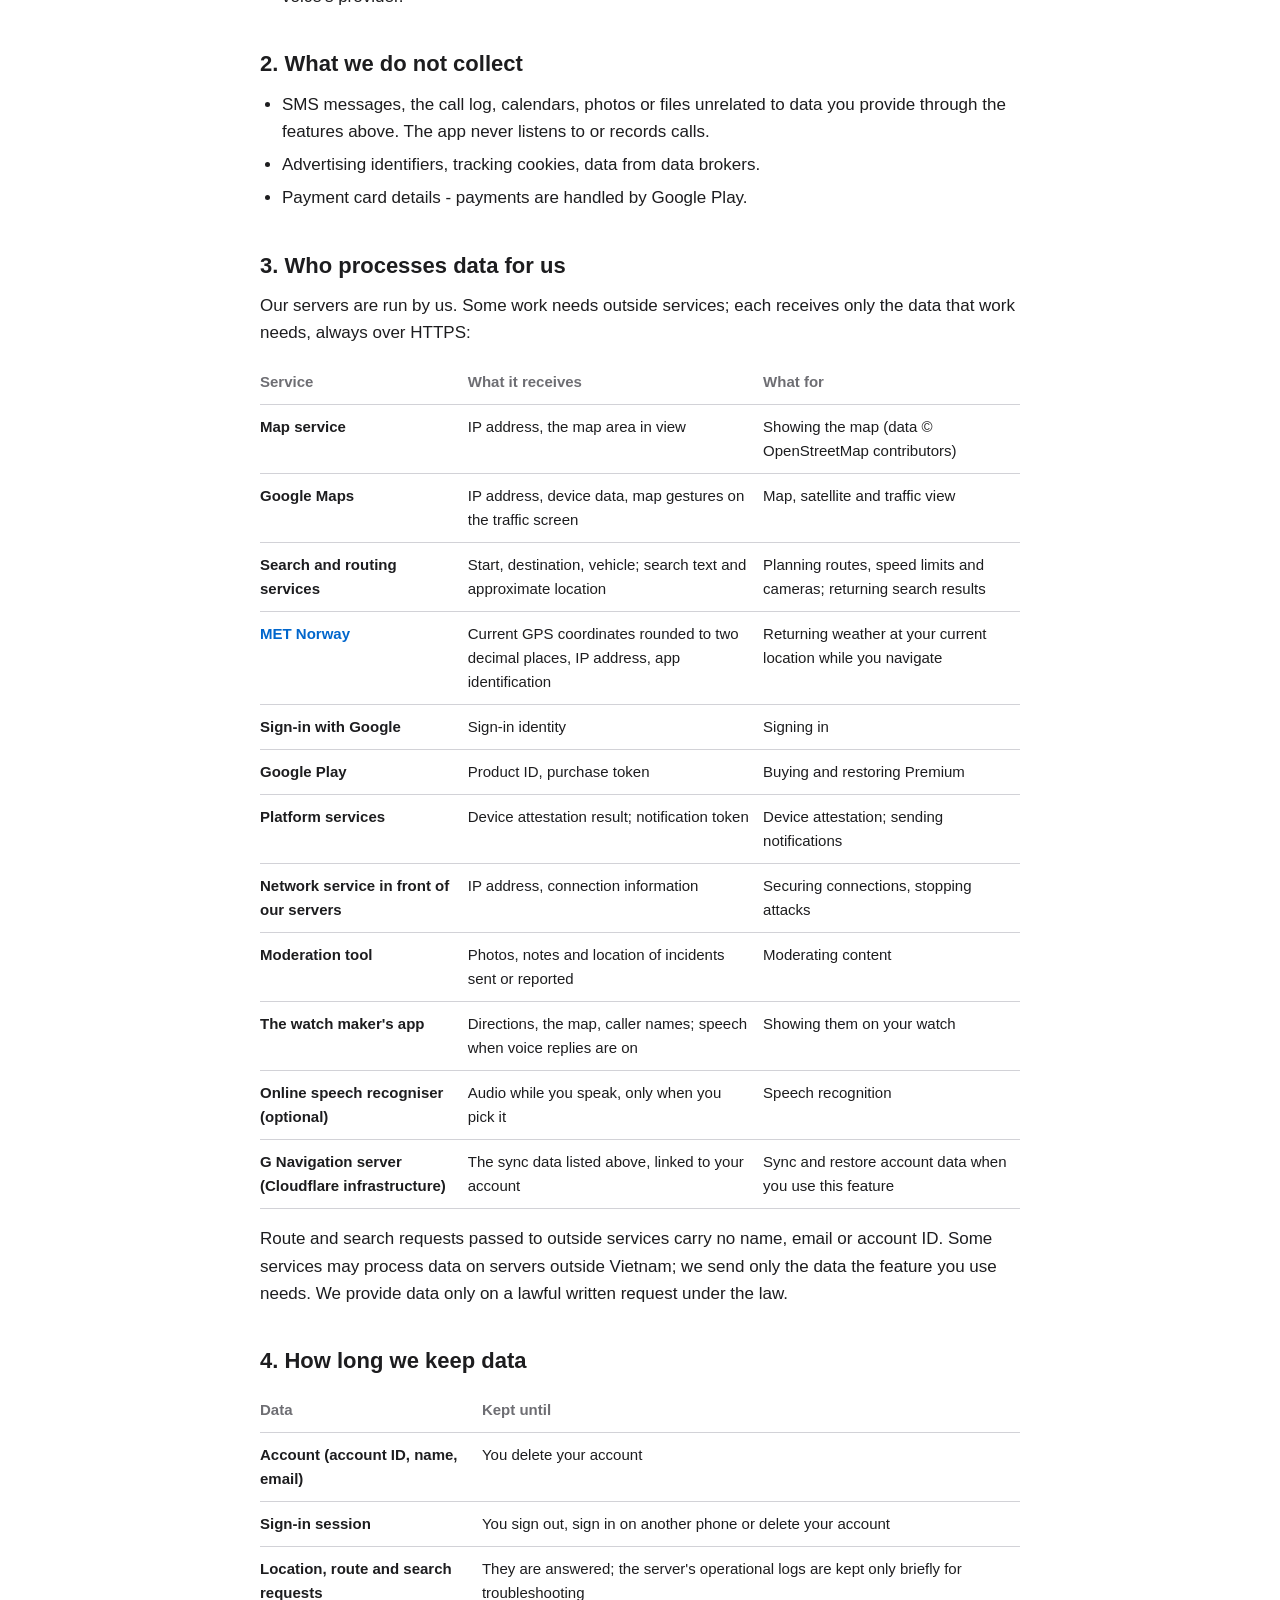
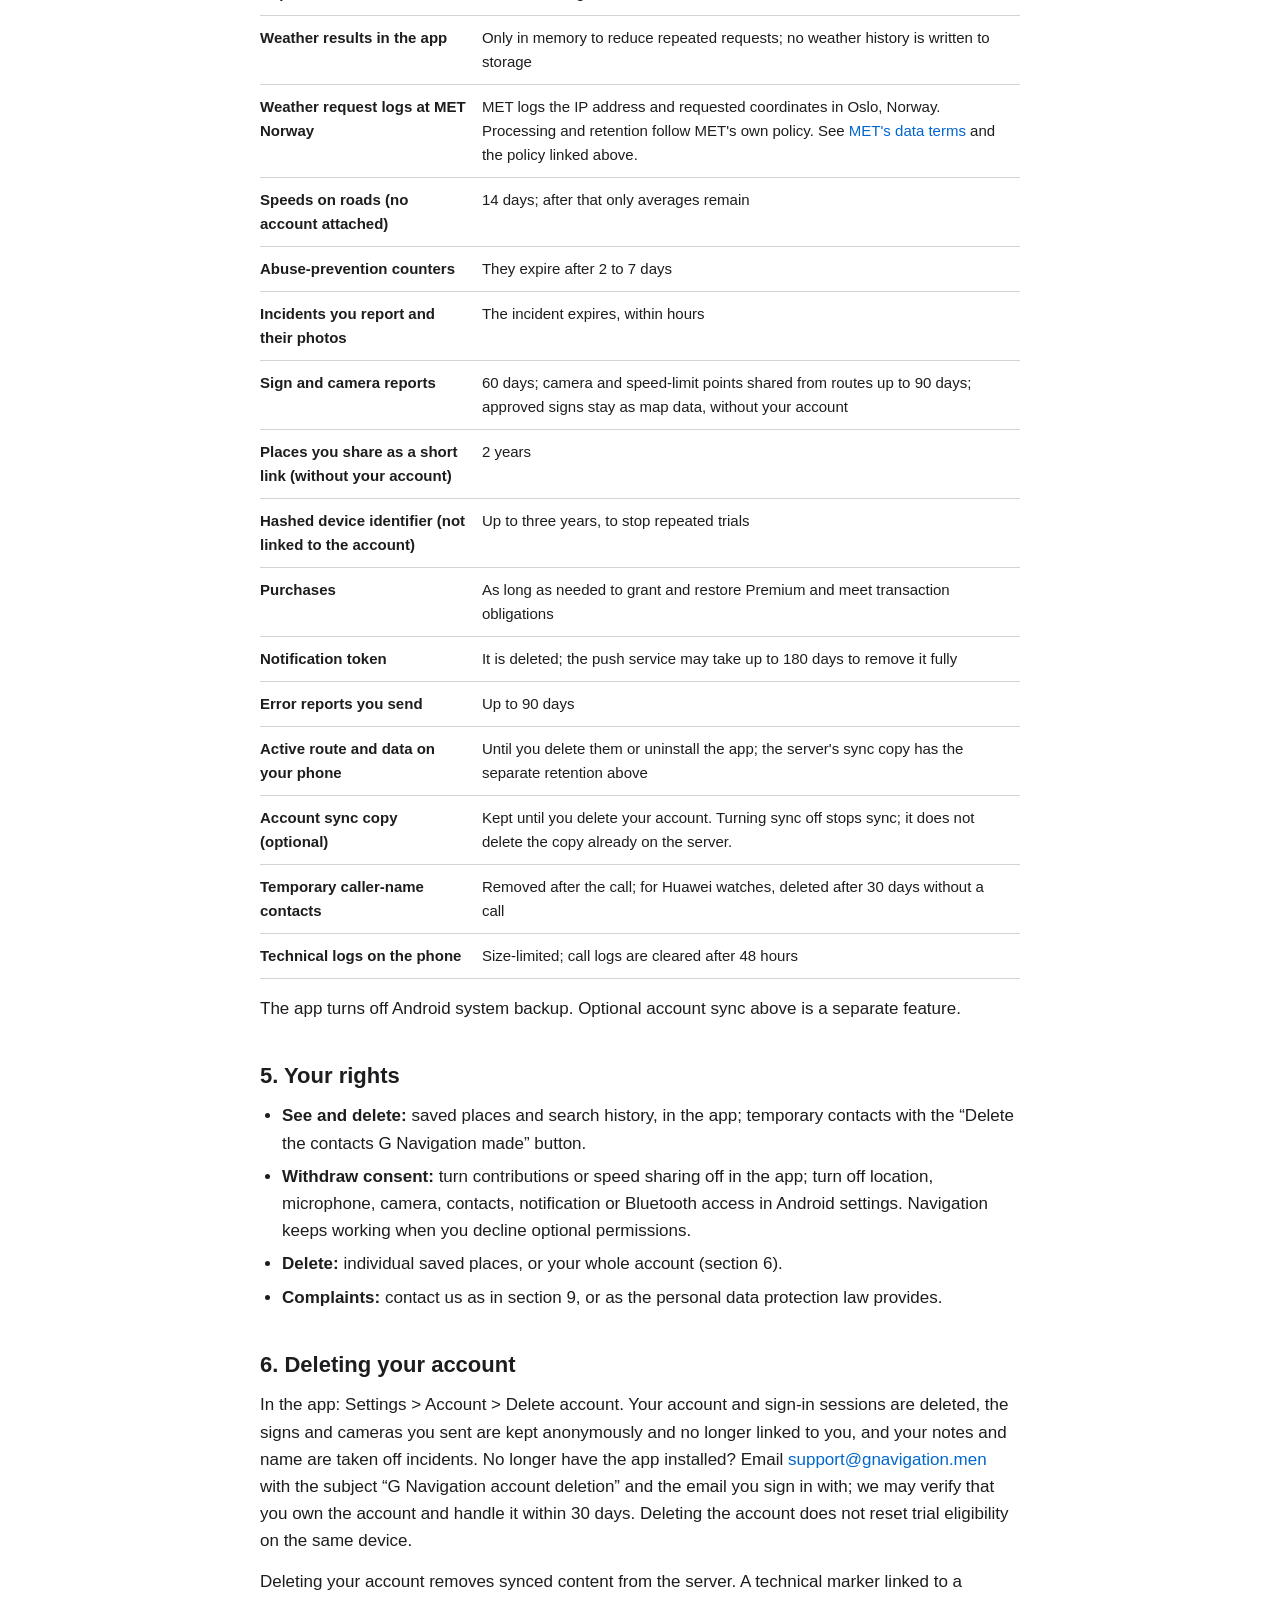
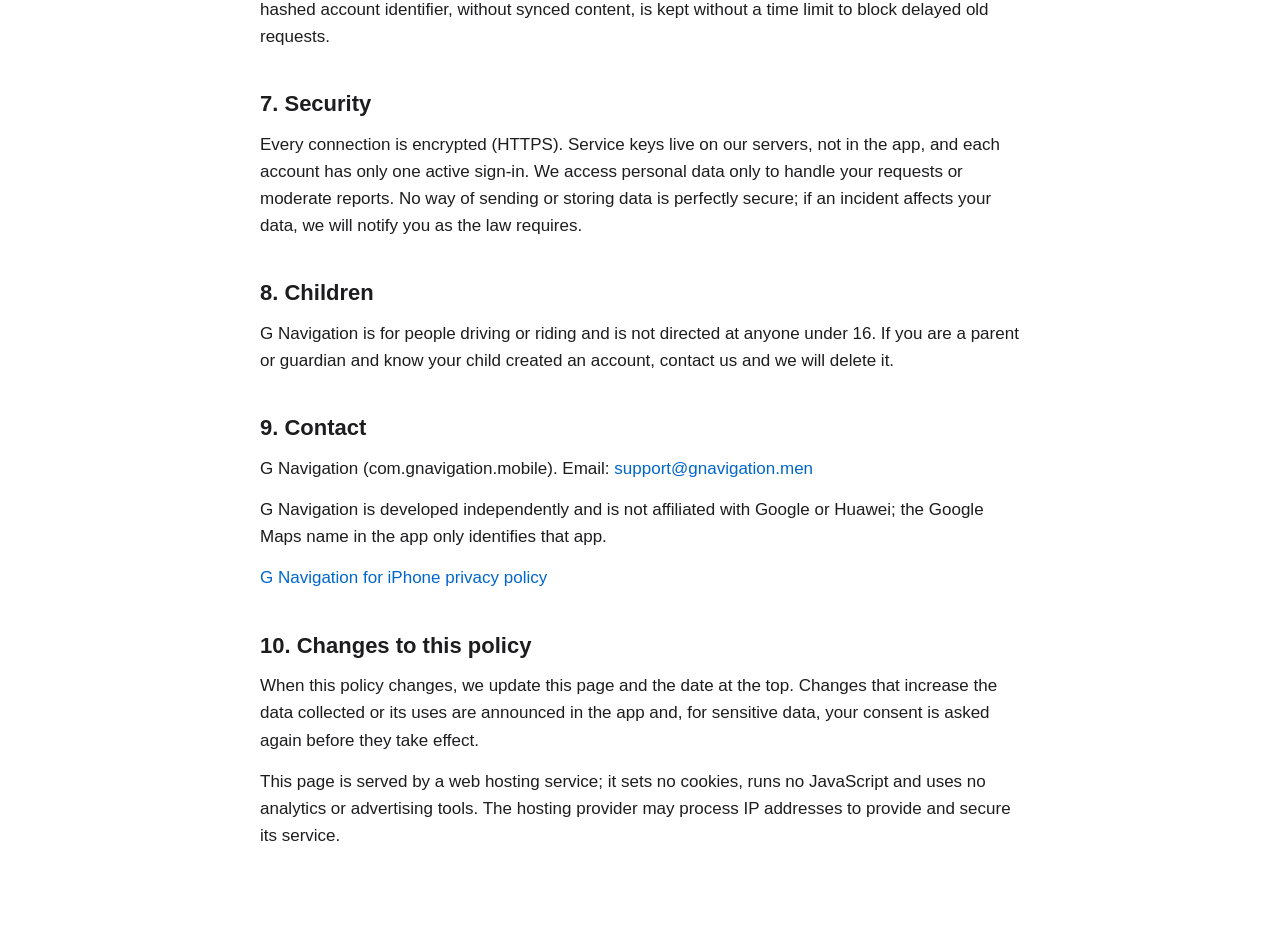
<file: en/index.html>
<!doctype html>
<html lang="en">
  <head>
    <meta charset="utf-8">
    <meta name="viewport" content="width=device-width, initial-scale=1, viewport-fit=cover">
    <meta name="color-scheme" content="light dark">
    <meta name="description" content="What data G Navigation for Android collects, what it is used for, how long it is kept and how you control it.">
    <meta http-equiv="Content-Security-Policy" content="default-src 'none'; style-src 'self'; img-src 'self'; base-uri 'none'; form-action 'none'">
    <title>Privacy policy · G Navigation</title>
    <link rel="icon" href="../app-icon.png" type="image/png">
    <link rel="apple-touch-icon" href="../app-icon.png">
    <link rel="stylesheet" href="../policy.css">
    <link rel="alternate" hreflang="vi" href="../">
    <link rel="alternate" hreflang="en" href="./">
    <link rel="alternate" hreflang="zh-CN" href="../zh-cn/">
    <link rel="alternate" hreflang="zh-Hant" href="../zh-hant/">
  </head>
  <body>
    <header class="topbar">
      <a class="brand" href="./"><img src="../app-icon.png" width="28" height="28" alt=""><span>G Navigation</span></a>
      <nav class="languages" aria-label="Language"><a href="../" lang="vi" hreflang="vi">Tiếng Việt</a><span aria-current="page">English</span><a href="../zh-cn/" lang="zh-CN" hreflang="zh-CN">简体中文</a><a href="../zh-hant/" lang="zh-Hant" hreflang="zh-Hant">繁體中文</a></nav>
    </header>
    <main>
      <article>
        <h1>Privacy policy</h1>
        <p class="updated">G Navigation for Android - version 18, last updated: 18 November 2026.</p>
        <p>G Navigation is a navigation app for motorbikes and cars in Vietnam that sends turn directions, maps and calls to your watch. It is developed and run by G Navigation (“we”). This page explains what data the app collects, what it is used for, how long it is kept, who can see it and how you control it. This policy follows Vietnam's Personal Data Protection Law No. 91/2025/QH15 and Decree 356/2025/ND-CP.</p>
        <p><strong>The short version:</strong> the app has no ads, uses no advertising identifier, and does not sell or share your data for marketing. Personal account sync is optional and described below. Notifications, contacts, calls, the microphone and the camera are used only when you turn on the feature that needs them.</p>
        <section id="collect">
          <h2>1. What we collect and why</h2>
          <h3>Account</h3>
          <p>You can sign in with Google to use Premium, sync data and send contributions. We receive the account ID, display name and email address Google sends; we never receive your password. Each account is used on one phone at a time.</p>
          <h3>Account sync (optional)</h3>
          <p>You choose to enable and confirm sync. If your account already has synced data, it can be restored automatically when you sign in on a replacement phone.</p>
          <p>G Navigation stores favourites, Home/Work, selected-place history, saved text notes, personal preferences, and offline map areas' names, locations and extent on Cloudflare infrastructure to sync and restore data for your account.</p>
          <p>This copy excludes live GPS streams, active routes, audio or recording sessions, sign-in credentials, Premium state, pairing and permissions. Pairing, permissions and downloaded map files stay device-specific; restored offline areas need downloading again.</p>
          <h3>Location</h3>
          <p>Location is sensitive personal data under Decree 356/2025/ND-CP. The app asks for precise or approximate location and uses it in two ways; you can turn all of it off in Android settings:</p>
          <ul>
            <li><strong>On the device:</strong> to show where you are on the map, compare your speed with the limit and guide you turn by turn. While you navigate, the app keeps reading your location in the background so directions are not lost when the screen is off; background location is optional and asked separately.</li>
            <li><strong>Sent to the server per request:</strong> the map area in view, to return the map, signs, cameras and speed limits around it; your start, destination and vehicle, to plan a route; your location and heading, to reroute when you leave the route; your current location with what you type, to rank search results by distance. These requests are answered, and that is all; the server keeps no movement history linked to you. Location and speed during a trip, without your account, are also used to improve routing and arrival times.</li>
          </ul>
          <h3>Current weather</h3>
          <p>Only while you navigate, the app sends your current GPS location, rounded to two decimal places, directly over HTTPS to MET Norway to get the weather there. MET receives the coordinates, IP address and app identification; this request sends no account information or complete route.</p>
          <h3>Voice search</h3>
          <p>When you tap the microphone, your speech is turned into text on the phone; only if you pick an online recogniser is the audio sent to it, under its own policy. We receive only the resulting text, never a recording, and keep no recording. The app listens only while the microphone is open.</p>
          <h3>Community reports</h3>
          <p>The signs, cameras and incidents you send are stored with their location and time of sending, and any photo or note, for us to moderate and show to other riders; photos have the information embedded in the file, such as where they were taken, removed. The app sends only what you save or report yourself; sending comes with this policy, which you accept when you install or update the app, with no separate switch. By submitting, you allow G Navigation to store, check, edit and share the road-sign content to provide and improve the map data.</p>
          <h3>Sharing a place</h3>
          <p>When you share a place, its coordinates, name and address are stored on our server for 2 years to make a short link, without your account or anything about who shared it.</p>
          <h3>Google Maps</h3>
          <p>Only when you open the Traffic and incidents screen (not used while navigating): the Google Maps SDK shows the map, satellite imagery and traffic from Google Maps together with users' incident reports; Google Maps receives your IP address, device data and map gestures. Places you search for or long-press to pick are routed on the app's map.</p>
          <h3>Watches and calls</h3>
          <p>Directions, the map and caller names go to the watch you paired over Bluetooth and the watch maker's app, not through our servers. These features are off until you turn them on:</p>
          <ul>
            <li><strong>Notification access:</strong> reads Google Maps guidance, and caller names and call state from Zalo, Messenger, Telegram, Viber, Instagram or LINE, to show them on the watch. Unrelated notifications are ignored; message contents are not stored or uploaded.</li>
            <li><strong>Contacts and Phone:</strong> creates temporary contacts carrying the caller's name so the watch shows it, and knows when a call is ringing. The app uploads no contacts, places no calls, and never listens to or records calls.</li>
            <li><strong>Voice replies:</strong> speech from the watch's microphone is recognised on the phone (or by an online recogniser if you pick one) and the reply is sent through the messaging app. Nothing is recorded.</li>
            <li><strong>Camera:</strong> only when you photograph a sign or an incident.</li>
          </ul>
          <p>The G Navigation app for Wear OS on the watch uses notifications, full-screen, vibration, network and (optionally) the Phone permission to answer calls on the watch; it does not use the watch's location, microphone or contacts.</p>
          <h3>Purchases</h3>
          <p>Payments are handled by Google Play. We receive only the product ID and purchase token to grant and restore Premium, never card details.</p>
          <h3>Technical data</h3>
          <ul>
            <li><strong>Abuse prevention:</strong> the number of search and route requests per account (counted with a hash, not the account ID), and the IP address at the network service in front of our servers. Used to limit request rates and temporarily block accounts that scrape data automatically.</li>
            <li><strong>Device attestation:</strong> a check that requests come from the official app, with a hashed device identifier to stop repeated trials. We receive only a valid / not valid result.</li>
            <li><strong>Notifications:</strong> an installation ID and messaging token of the platform's push notification service, to deliver update and service notices.</li>
            <li><strong>Update checks:</strong> the app asks the G Navigation server about new versions of the app and the watch apps; the requests carry no account.</li>
            <li><strong>Error reports:</strong> technical logs stay on the phone; a report is sent only when you tap Send and confirm, and the app never sends one by itself.</li>
            <li><strong>Guidance voice:</strong> the G Navigation voice speaks directions on the phone, after its voice package is downloaded once. If you pick an online system voice, guidance sentences may be sent to that voice's provider.</li>
          </ul>
        </section>
        <section id="not-collected">
          <h2>2. What we do not collect</h2>
          <ul>
            <li>SMS messages, the call log, calendars, photos or files unrelated to data you provide through the features above. The app never listens to or records calls.</li>
            <li>Advertising identifiers, tracking cookies, data from data brokers.</li>
            <li>Payment card details - payments are handled by Google Play.</li>
          </ul>
        </section>
        <section id="processors">
          <h2>3. Who processes data for us</h2>
          <p>Our servers are run by us. Some work needs outside services; each receives only the data that work needs, always over HTTPS:</p>
          <div class="table-wrap">
            <table>
              <thead>
                <tr><th scope="col">Service</th><th scope="col">What it receives</th><th scope="col">What for</th></tr>
              </thead>
              <tbody>
                <tr><th scope="row">Map service</th><td data-label="What it receives">IP address, the map area in view</td><td data-label="What for">Showing the map (data © OpenStreetMap contributors)</td></tr>
                <tr><th scope="row">Google Maps</th><td data-label="What it receives">IP address, device data, map gestures on the traffic screen</td><td data-label="What for">Map, satellite and traffic view</td></tr>
                <tr><th scope="row">Search and routing services</th><td data-label="What it receives">Start, destination, vehicle; search text and approximate location</td><td data-label="What for">Planning routes, speed limits and cameras; returning search results</td></tr>
                <tr><th scope="row"><a href="https://www.met.no/en/about-us/privacy">MET Norway</a></th><td data-label="What it receives">Current GPS coordinates rounded to two decimal places, IP address, app identification</td><td data-label="What for">Returning weather at your current location while you navigate</td></tr>
                <tr><th scope="row">Sign-in with Google</th><td data-label="What it receives">Sign-in identity</td><td data-label="What for">Signing in</td></tr>
                <tr><th scope="row">Google Play</th><td data-label="What it receives">Product ID, purchase token</td><td data-label="What for">Buying and restoring Premium</td></tr>
                <tr><th scope="row">Platform services</th><td data-label="What it receives">Device attestation result; notification token</td><td data-label="What for">Device attestation; sending notifications</td></tr>
                <tr><th scope="row">Network service in front of our servers</th><td data-label="What it receives">IP address, connection information</td><td data-label="What for">Securing connections, stopping attacks</td></tr>
                <tr><th scope="row">Moderation tool</th><td data-label="What it receives">Photos, notes and location of incidents sent or reported</td><td data-label="What for">Moderating content</td></tr>
                <tr><th scope="row">The watch maker's app</th><td data-label="What it receives">Directions, the map, caller names; speech when voice replies are on</td><td data-label="What for">Showing them on your watch</td></tr>
                <tr><th scope="row">Online speech recogniser (optional)</th><td data-label="What it receives">Audio while you speak, only when you pick it</td><td data-label="What for">Speech recognition</td></tr>
                <tr><th scope="row">G Navigation server (Cloudflare infrastructure)</th><td data-label="What it receives">The sync data listed above, linked to your account</td><td data-label="What for">Sync and restore account data when you use this feature</td></tr>
              </tbody>
            </table>
          </div>
          <p>Route and search requests passed to outside services carry no name, email or account ID. Some services may process data on servers outside Vietnam; we send only the data the feature you use needs. We provide data only on a lawful written request under the law.</p>
        </section>
        <section id="retention">
          <h2>4. How long we keep data</h2>
          <div class="table-wrap">
            <table>
              <thead>
                <tr><th scope="col">Data</th><th scope="col">Kept until</th></tr>
              </thead>
              <tbody>
                <tr><th scope="row">Account (account ID, name, email)</th><td data-label="Kept until">You delete your account</td></tr>
                <tr><th scope="row">Sign-in session</th><td data-label="Kept until">You sign out, sign in on another phone or delete your account</td></tr>
                <tr><th scope="row">Location, route and search requests</th><td data-label="Kept until">They are answered; the server's operational logs are kept only briefly for troubleshooting</td></tr>
                <tr><th scope="row">Weather results in the app</th><td data-label="Kept until">Only in memory to reduce repeated requests; no weather history is written to storage</td></tr>
                <tr><th scope="row">Weather request logs at MET Norway</th><td data-label="Kept until">MET logs the IP address and requested coordinates in Oslo, Norway. Processing and retention follow MET's own policy. See <a href="https://docs.api.met.no/doc/TermsOfService.html#personal-data">MET's data terms</a> and the policy linked above.</td></tr>
                <tr><th scope="row">Speeds on roads (no account attached)</th><td data-label="Kept until">14 days; after that only averages remain</td></tr>
                <tr><th scope="row">Abuse-prevention counters</th><td data-label="Kept until">They expire after 2 to 7 days</td></tr>
                <tr><th scope="row">Incidents you report and their photos</th><td data-label="Kept until">The incident expires, within hours</td></tr>
                <tr><th scope="row">Sign and camera reports</th><td data-label="Kept until">60 days; camera and speed-limit points shared from routes up to 90 days; approved signs stay as map data, without your account</td></tr>
                <tr><th scope="row">Places you share as a short link (without your account)</th><td data-label="Kept until">2 years</td></tr>
                <tr><th scope="row">Hashed device identifier (not linked to the account)</th><td data-label="Kept until">Up to three years, to stop repeated trials</td></tr>
                <tr><th scope="row">Purchases</th><td data-label="Kept until">As long as needed to grant and restore Premium and meet transaction obligations</td></tr>
                <tr><th scope="row">Notification token</th><td data-label="Kept until">It is deleted; the push service may take up to 180 days to remove it fully</td></tr>
                <tr><th scope="row">Error reports you send</th><td data-label="Kept until">Up to 90 days</td></tr>
                <tr><th scope="row">Active route and data on your phone</th><td data-label="Kept until">Until you delete them or uninstall the app; the server's sync copy has the separate retention above</td></tr>
                <tr><th scope="row">Account sync copy (optional)</th><td data-label="Kept until">Kept until you delete your account. Turning sync off stops sync; it does not delete the copy already on the server.</td></tr>
                <tr><th scope="row">Temporary caller-name contacts</th><td data-label="Kept until">Removed after the call; for Huawei watches, deleted after 30 days without a call</td></tr>
                <tr><th scope="row">Technical logs on the phone</th><td data-label="Kept until">Size-limited; call logs are cleared after 48 hours</td></tr>
              </tbody>
            </table>
          </div>
          <p>The app turns off Android system backup. Optional account sync above is a separate feature.</p>
        </section>
        <section id="rights">
          <h2>5. Your rights</h2>
          <ul>
            <li><strong>See and delete:</strong> saved places and search history, in the app; temporary contacts with the “Delete the contacts G Navigation made” button.</li>
            <li><strong>Withdraw consent:</strong> turn contributions or speed sharing off in the app; turn off location, microphone, camera, contacts, notification or Bluetooth access in Android settings. Navigation keeps working when you decline optional permissions.</li>
            <li><strong>Delete:</strong> individual saved places, or your whole account (section 6).</li>
            <li><strong>Complaints:</strong> contact us as in section 9, or as the personal data protection law provides.</li>
          </ul>
        </section>
        <section id="delete-account">
          <h2>6. Deleting your account</h2>
          <p>In the app: Settings > Account > Delete account. Your account and sign-in sessions are deleted, the signs and cameras you sent are kept anonymously and no longer linked to you, and your notes and name are taken off incidents. No longer have the app installed? Email <a href="mailto:support@gnavigation.men?subject=G%20Navigation%20account%20deletion">support@gnavigation.men</a> with the subject “G Navigation account deletion” and the email you sign in with; we may verify that you own the account and handle it within 30 days. Deleting the account does not reset trial eligibility on the same device.</p>
          <p>Deleting your account removes synced content from the server. A technical marker linked to a hashed account identifier, without synced content, is kept without a time limit to block delayed old requests.</p>
        </section>
        <section id="security">
          <h2>7. Security</h2>
          <p>Every connection is encrypted (HTTPS). Service keys live on our servers, not in the app, and each account has only one active sign-in. We access personal data only to handle your requests or moderate reports. No way of sending or storing data is perfectly secure; if an incident affects your data, we will notify you as the law requires.</p>
        </section>
        <section id="children">
          <h2>8. Children</h2>
          <p>G Navigation is for people driving or riding and is not directed at anyone under 16. If you are a parent or guardian and know your child created an account, contact us and we will delete it.</p>
        </section>
        <section id="contact">
          <h2>9. Contact</h2>
          <p>G Navigation (com.gnavigation.mobile). Email: <a href="mailto:support@gnavigation.men">support@gnavigation.men</a></p>
          <p>G Navigation is developed independently and is not affiliated with Google or Huawei; the Google Maps name in the app only identifies that app.</p>
          <p><a href="https://g-navigation-ios-privacy.gg-huawei.workers.dev/en/">G Navigation for iPhone privacy policy</a></p>
        </section>
        <section id="changes">
          <h2>10. Changes to this policy</h2>
          <p>When this policy changes, we update this page and the date at the top. Changes that increase the data collected or its uses are announced in the app and, for sensitive data, your consent is asked again before they take effect.</p>
          <p id="policy-site">This page is served by a web hosting service; it sets no cookies, runs no JavaScript and uses no analytics or advertising tools. The hosting provider may process IP addresses to provide and secure its service.</p>
        </section>
      </article>
    </main>
  </body>
</html>
</file>
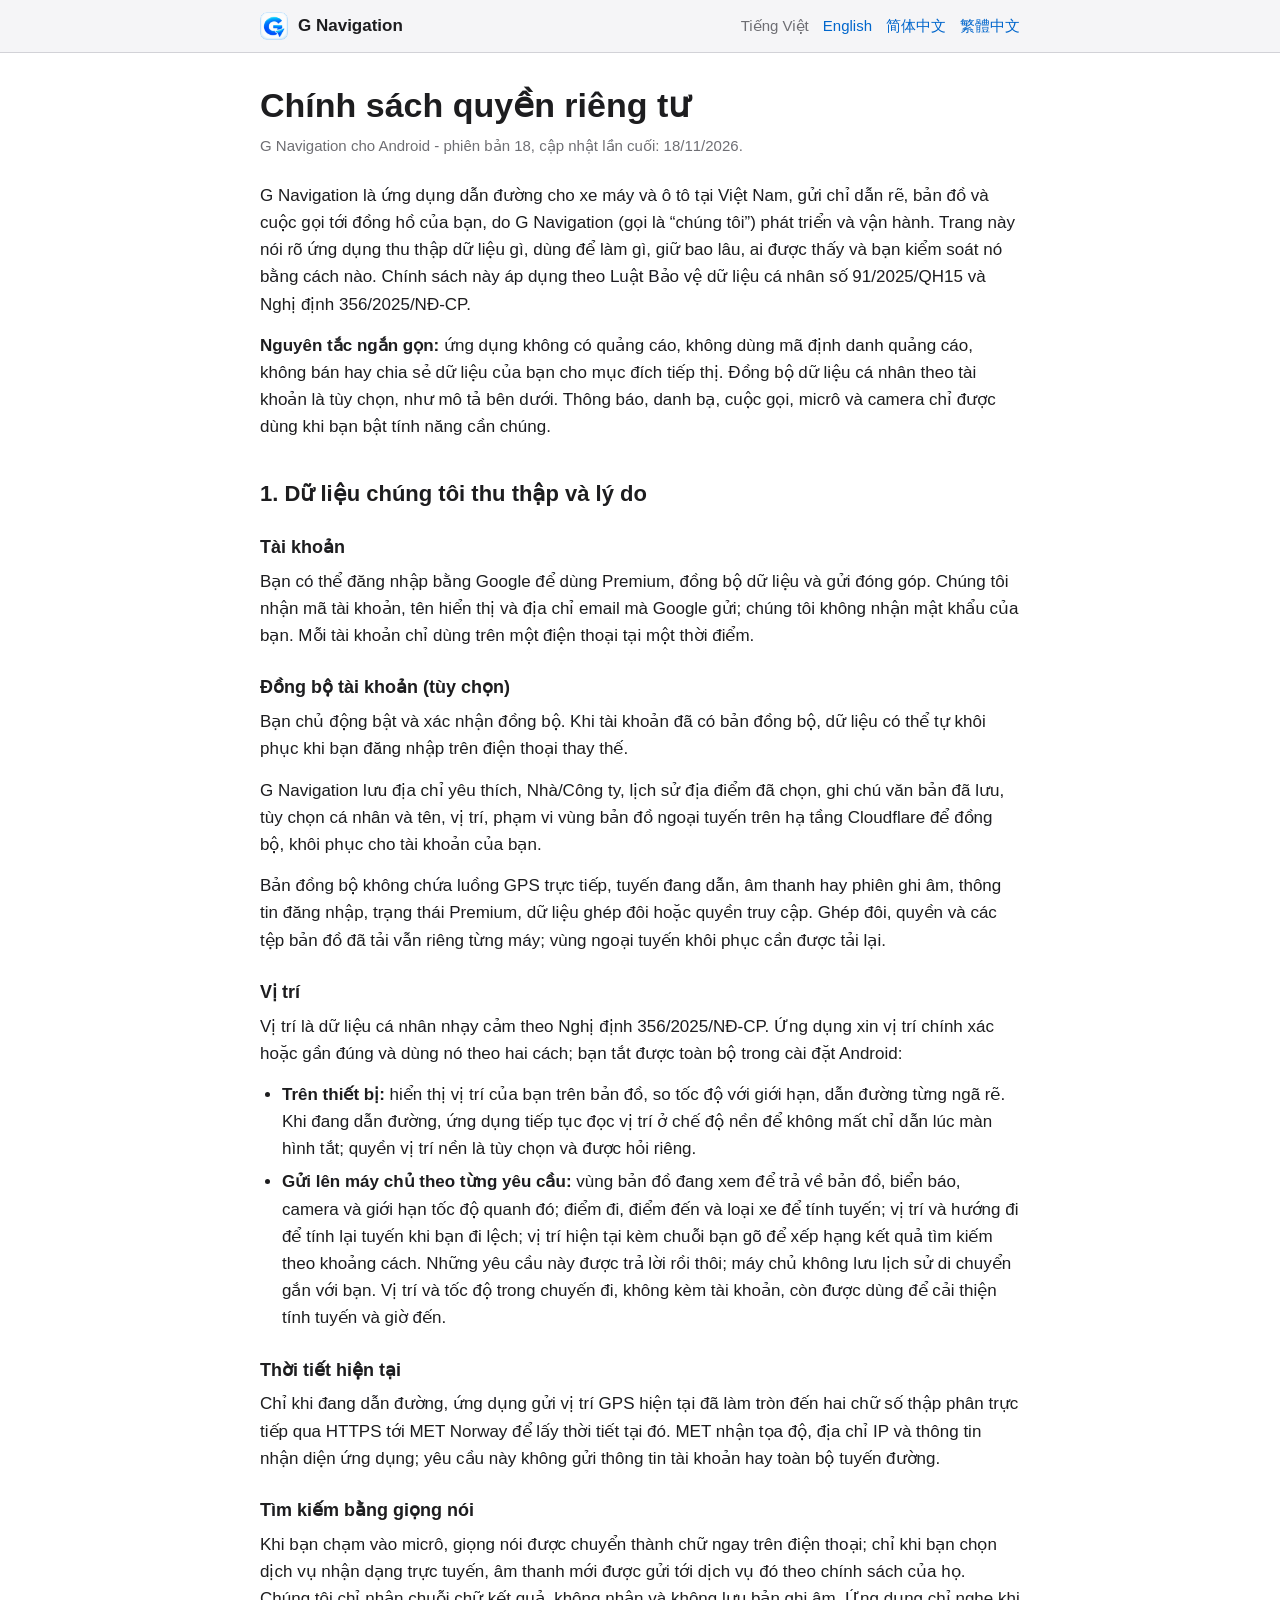
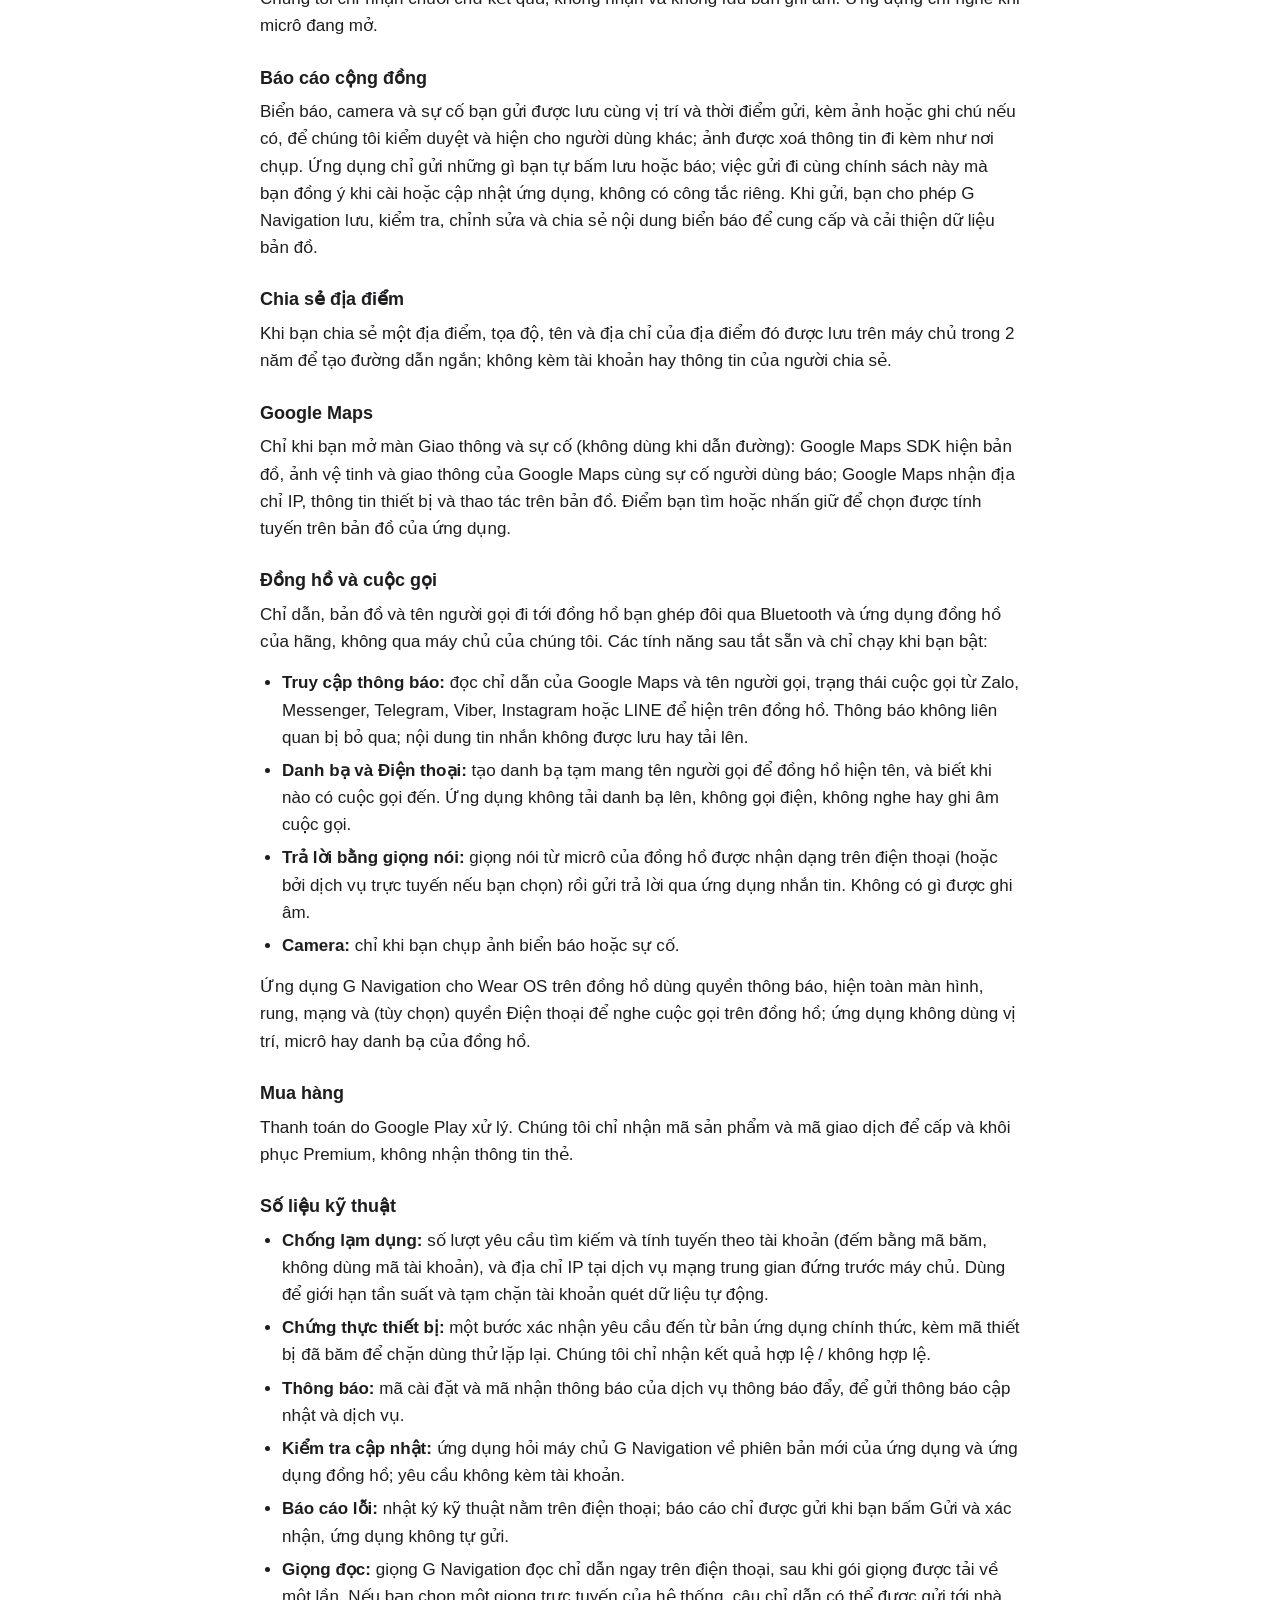
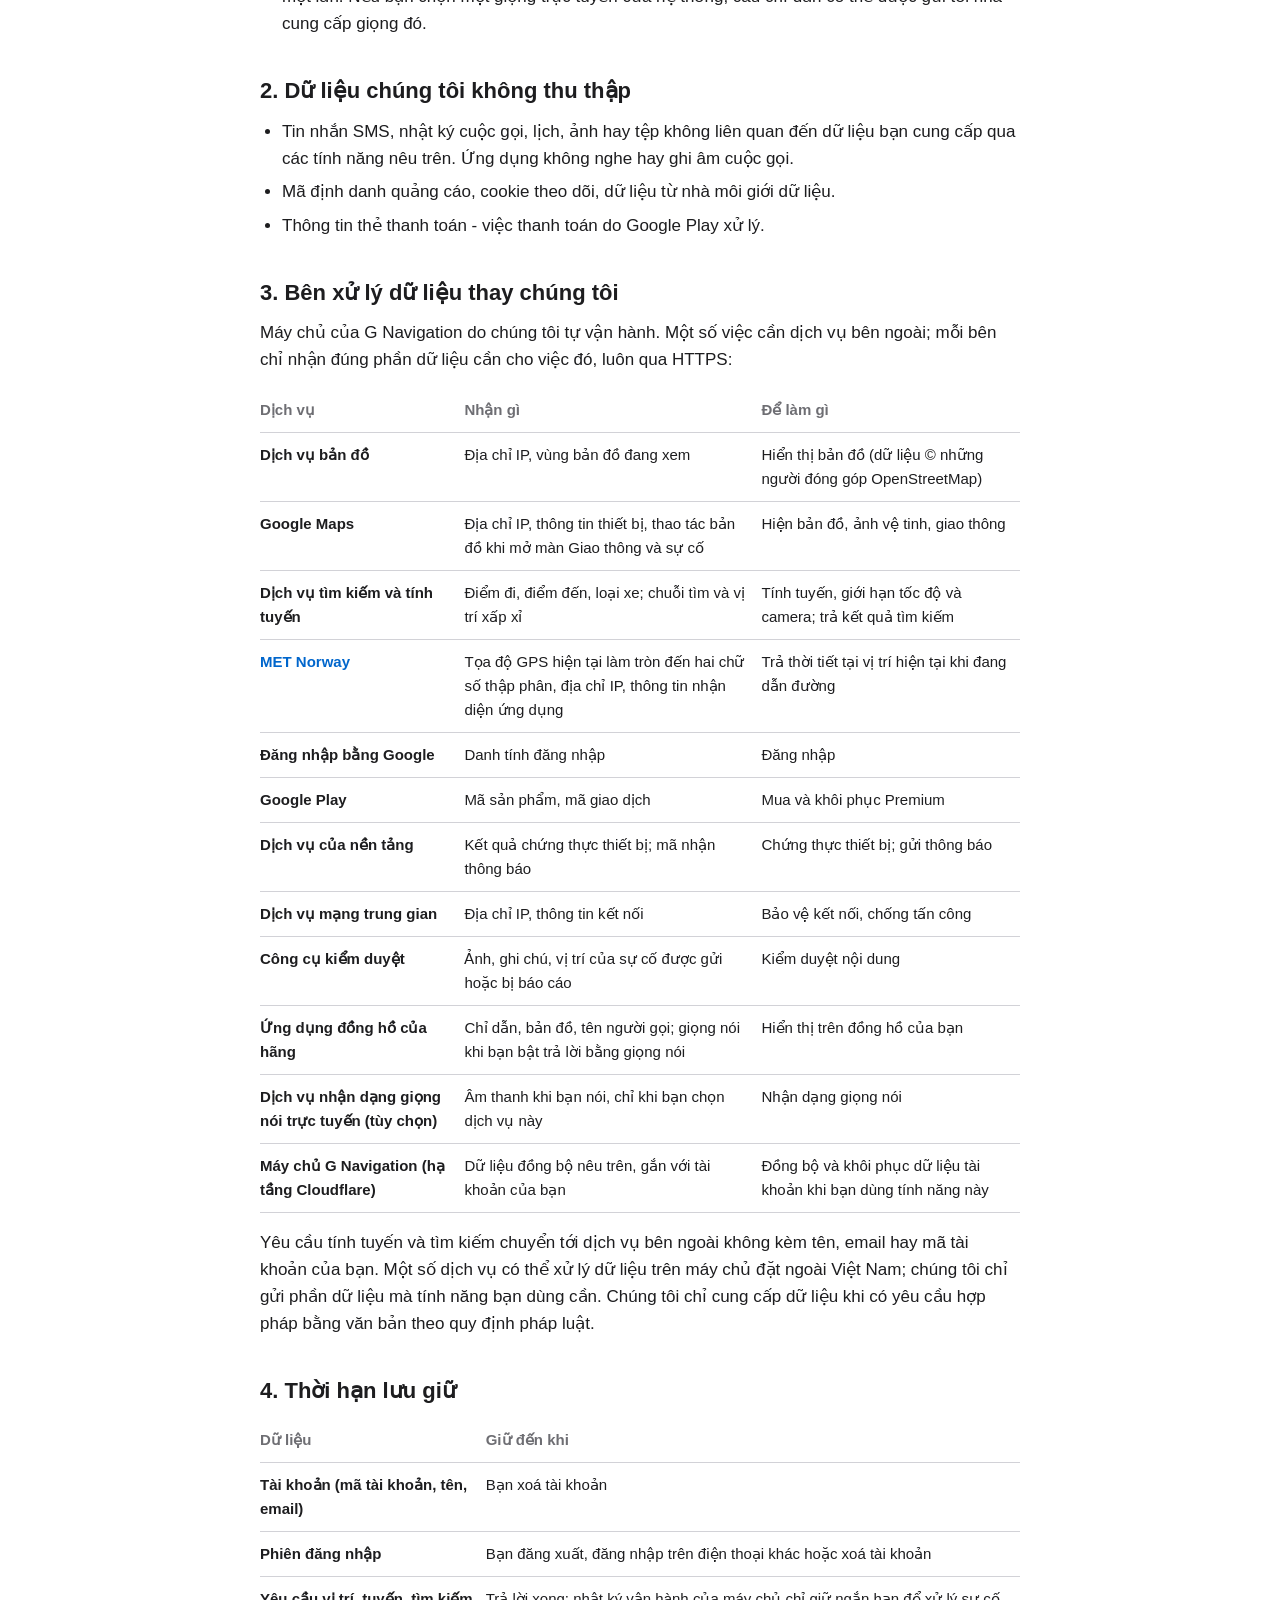
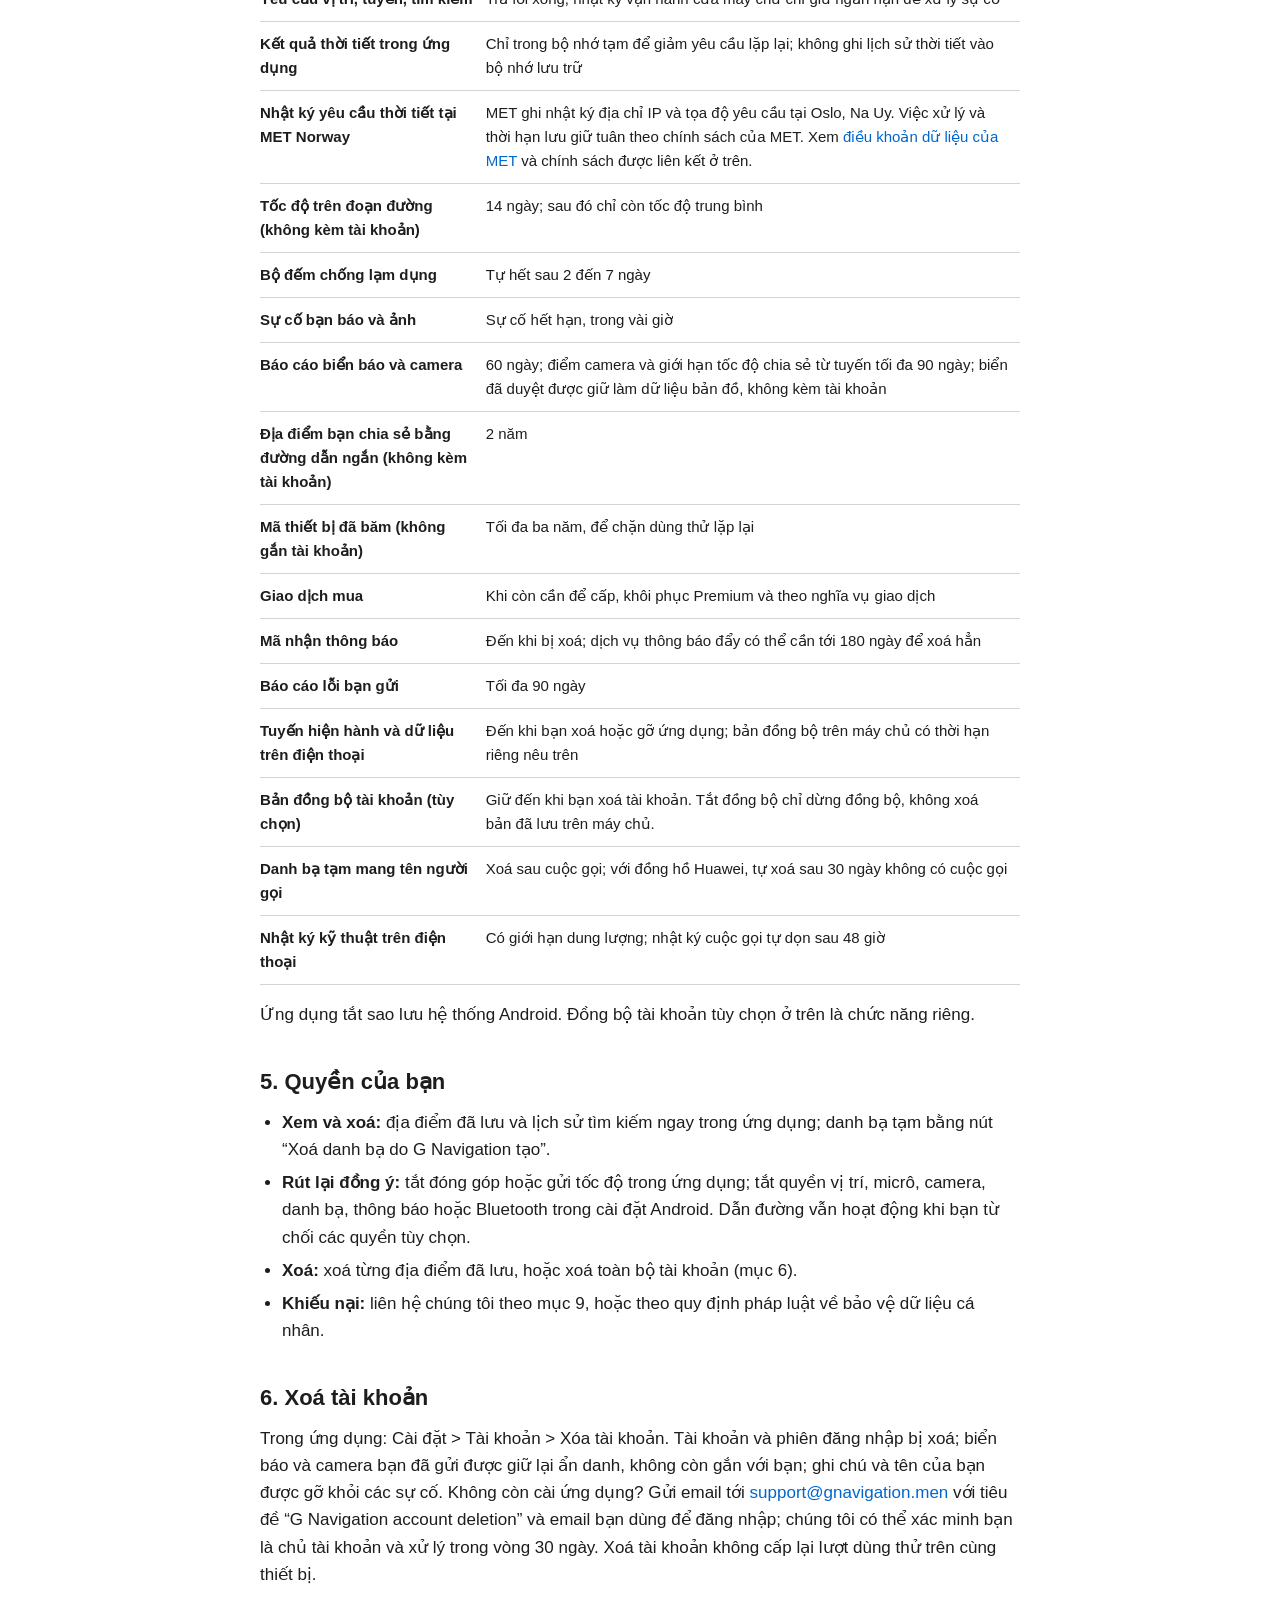
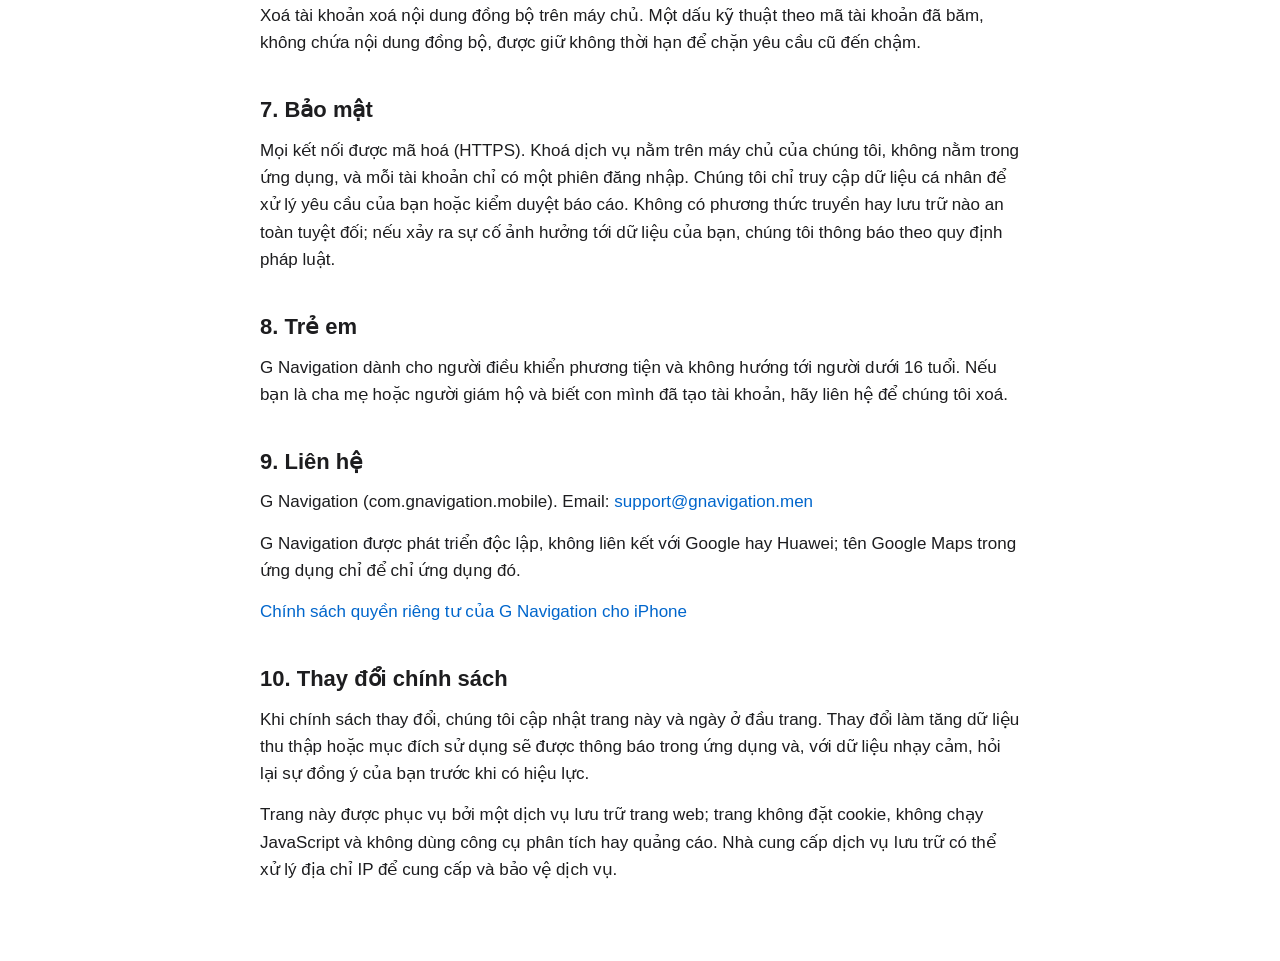
<file: vi/index.html>
<!doctype html>
<html lang="vi">
  <head>
    <meta charset="utf-8">
    <meta name="viewport" content="width=device-width, initial-scale=1, viewport-fit=cover">
    <meta name="color-scheme" content="light dark">
    <meta name="description" content="G Navigation cho Android thu thập dữ liệu gì, dùng để làm gì, giữ bao lâu và bạn kiểm soát nó bằng cách nào.">
    <meta http-equiv="Content-Security-Policy" content="default-src 'none'; style-src 'self'; img-src 'self'; base-uri 'none'; form-action 'none'">
    <title>Chính sách quyền riêng tư · G Navigation</title>
    <link rel="icon" href="../app-icon.png" type="image/png">
    <link rel="apple-touch-icon" href="../app-icon.png">
    <link rel="stylesheet" href="../policy.css">
    <link rel="alternate" hreflang="vi" href="./">
    <link rel="alternate" hreflang="en" href="../en/">
    <link rel="alternate" hreflang="zh-CN" href="../zh-cn/">
    <link rel="alternate" hreflang="zh-Hant" href="../zh-hant/">
  </head>
  <body>
    <header class="topbar">
      <a class="brand" href="./"><img src="../app-icon.png" width="28" height="28" alt=""><span>G Navigation</span></a>
      <nav class="languages" aria-label="Ngôn ngữ"><span aria-current="page">Tiếng Việt</span><a href="../en/" lang="en" hreflang="en">English</a><a href="../zh-cn/" lang="zh-CN" hreflang="zh-CN">简体中文</a><a href="../zh-hant/" lang="zh-Hant" hreflang="zh-Hant">繁體中文</a></nav>
    </header>
    <main>
      <article>
        <h1>Chính sách quyền riêng tư</h1>
        <p class="updated">G Navigation cho Android - phiên bản 18, cập nhật lần cuối: 18/11/2026.</p>
        <p>G Navigation là ứng dụng dẫn đường cho xe máy và ô tô tại Việt Nam, gửi chỉ dẫn rẽ, bản đồ và cuộc gọi tới đồng hồ của bạn, do G Navigation (gọi là “chúng tôi”) phát triển và vận hành. Trang này nói rõ ứng dụng thu thập dữ liệu gì, dùng để làm gì, giữ bao lâu, ai được thấy và bạn kiểm soát nó bằng cách nào. Chính sách này áp dụng theo Luật Bảo vệ dữ liệu cá nhân số 91/2025/QH15 và Nghị định 356/2025/NĐ-CP.</p>
        <p><strong>Nguyên tắc ngắn gọn:</strong> ứng dụng không có quảng cáo, không dùng mã định danh quảng cáo, không bán hay chia sẻ dữ liệu của bạn cho mục đích tiếp thị. Đồng bộ dữ liệu cá nhân theo tài khoản là tùy chọn, như mô tả bên dưới. Thông báo, danh bạ, cuộc gọi, micrô và camera chỉ được dùng khi bạn bật tính năng cần chúng.</p>
        <section id="collect">
          <h2>1. Dữ liệu chúng tôi thu thập và lý do</h2>
          <h3>Tài khoản</h3>
          <p>Bạn có thể đăng nhập bằng Google để dùng Premium, đồng bộ dữ liệu và gửi đóng góp. Chúng tôi nhận mã tài khoản, tên hiển thị và địa chỉ email mà Google gửi; chúng tôi không nhận mật khẩu của bạn. Mỗi tài khoản chỉ dùng trên một điện thoại tại một thời điểm.</p>
          <h3>Đồng bộ tài khoản (tùy chọn)</h3>
          <p>Bạn chủ động bật và xác nhận đồng bộ. Khi tài khoản đã có bản đồng bộ, dữ liệu có thể tự khôi phục khi bạn đăng nhập trên điện thoại thay thế.</p>
          <p>G Navigation lưu địa chỉ yêu thích, Nhà/Công ty, lịch sử địa điểm đã chọn, ghi chú văn bản đã lưu, tùy chọn cá nhân và tên, vị trí, phạm vi vùng bản đồ ngoại tuyến trên hạ tầng Cloudflare để đồng bộ, khôi phục cho tài khoản của bạn.</p>
          <p>Bản đồng bộ không chứa luồng GPS trực tiếp, tuyến đang dẫn, âm thanh hay phiên ghi âm, thông tin đăng nhập, trạng thái Premium, dữ liệu ghép đôi hoặc quyền truy cập. Ghép đôi, quyền và các tệp bản đồ đã tải vẫn riêng từng máy; vùng ngoại tuyến khôi phục cần được tải lại.</p>
          <h3>Vị trí</h3>
          <p>Vị trí là dữ liệu cá nhân nhạy cảm theo Nghị định 356/2025/NĐ-CP. Ứng dụng xin vị trí chính xác hoặc gần đúng và dùng nó theo hai cách; bạn tắt được toàn bộ trong cài đặt Android:</p>
          <ul>
            <li><strong>Trên thiết bị:</strong> hiển thị vị trí của bạn trên bản đồ, so tốc độ với giới hạn, dẫn đường từng ngã rẽ. Khi đang dẫn đường, ứng dụng tiếp tục đọc vị trí ở chế độ nền để không mất chỉ dẫn lúc màn hình tắt; quyền vị trí nền là tùy chọn và được hỏi riêng.</li>
            <li><strong>Gửi lên máy chủ theo từng yêu cầu:</strong> vùng bản đồ đang xem để trả về bản đồ, biển báo, camera và giới hạn tốc độ quanh đó; điểm đi, điểm đến và loại xe để tính tuyến; vị trí và hướng đi để tính lại tuyến khi bạn đi lệch; vị trí hiện tại kèm chuỗi bạn gõ để xếp hạng kết quả tìm kiếm theo khoảng cách. Những yêu cầu này được trả lời rồi thôi; máy chủ không lưu lịch sử di chuyển gắn với bạn. Vị trí và tốc độ trong chuyến đi, không kèm tài khoản, còn được dùng để cải thiện tính tuyến và giờ đến.</li>
          </ul>
          <h3>Thời tiết hiện tại</h3>
          <p>Chỉ khi đang dẫn đường, ứng dụng gửi vị trí GPS hiện tại đã làm tròn đến hai chữ số thập phân trực tiếp qua HTTPS tới MET Norway để lấy thời tiết tại đó. MET nhận tọa độ, địa chỉ IP và thông tin nhận diện ứng dụng; yêu cầu này không gửi thông tin tài khoản hay toàn bộ tuyến đường.</p>
          <h3>Tìm kiếm bằng giọng nói</h3>
          <p>Khi bạn chạm vào micrô, giọng nói được chuyển thành chữ ngay trên điện thoại; chỉ khi bạn chọn dịch vụ nhận dạng trực tuyến, âm thanh mới được gửi tới dịch vụ đó theo chính sách của họ. Chúng tôi chỉ nhận chuỗi chữ kết quả, không nhận và không lưu bản ghi âm. Ứng dụng chỉ nghe khi micrô đang mở.</p>
          <h3>Báo cáo cộng đồng</h3>
          <p>Biển báo, camera và sự cố bạn gửi được lưu cùng vị trí và thời điểm gửi, kèm ảnh hoặc ghi chú nếu có, để chúng tôi kiểm duyệt và hiện cho người dùng khác; ảnh được xoá thông tin đi kèm như nơi chụp. Ứng dụng chỉ gửi những gì bạn tự bấm lưu hoặc báo; việc gửi đi cùng chính sách này mà bạn đồng ý khi cài hoặc cập nhật ứng dụng, không có công tắc riêng. Khi gửi, bạn cho phép G Navigation lưu, kiểm tra, chỉnh sửa và chia sẻ nội dung biển báo để cung cấp và cải thiện dữ liệu bản đồ.</p>
          <h3>Chia sẻ địa điểm</h3>
          <p>Khi bạn chia sẻ một địa điểm, tọa độ, tên và địa chỉ của địa điểm đó được lưu trên máy chủ trong 2 năm để tạo đường dẫn ngắn; không kèm tài khoản hay thông tin của người chia sẻ.</p>
          <h3>Google Maps</h3>
          <p>Chỉ khi bạn mở màn Giao thông và sự cố (không dùng khi dẫn đường): Google Maps SDK hiện bản đồ, ảnh vệ tinh và giao thông của Google Maps cùng sự cố người dùng báo; Google Maps nhận địa chỉ IP, thông tin thiết bị và thao tác trên bản đồ. Điểm bạn tìm hoặc nhấn giữ để chọn được tính tuyến trên bản đồ của ứng dụng.</p>
          <h3>Đồng hồ và cuộc gọi</h3>
          <p>Chỉ dẫn, bản đồ và tên người gọi đi tới đồng hồ bạn ghép đôi qua Bluetooth và ứng dụng đồng hồ của hãng, không qua máy chủ của chúng tôi. Các tính năng sau tắt sẵn và chỉ chạy khi bạn bật:</p>
          <ul>
            <li><strong>Truy cập thông báo:</strong> đọc chỉ dẫn của Google Maps và tên người gọi, trạng thái cuộc gọi từ Zalo, Messenger, Telegram, Viber, Instagram hoặc LINE để hiện trên đồng hồ. Thông báo không liên quan bị bỏ qua; nội dung tin nhắn không được lưu hay tải lên.</li>
            <li><strong>Danh bạ và Điện thoại:</strong> tạo danh bạ tạm mang tên người gọi để đồng hồ hiện tên, và biết khi nào có cuộc gọi đến. Ứng dụng không tải danh bạ lên, không gọi điện, không nghe hay ghi âm cuộc gọi.</li>
            <li><strong>Trả lời bằng giọng nói:</strong> giọng nói từ micrô của đồng hồ được nhận dạng trên điện thoại (hoặc bởi dịch vụ trực tuyến nếu bạn chọn) rồi gửi trả lời qua ứng dụng nhắn tin. Không có gì được ghi âm.</li>
            <li><strong>Camera:</strong> chỉ khi bạn chụp ảnh biển báo hoặc sự cố.</li>
          </ul>
          <p>Ứng dụng G Navigation cho Wear OS trên đồng hồ dùng quyền thông báo, hiện toàn màn hình, rung, mạng và (tùy chọn) quyền Điện thoại để nghe cuộc gọi trên đồng hồ; ứng dụng không dùng vị trí, micrô hay danh bạ của đồng hồ.</p>
          <h3>Mua hàng</h3>
          <p>Thanh toán do Google Play xử lý. Chúng tôi chỉ nhận mã sản phẩm và mã giao dịch để cấp và khôi phục Premium, không nhận thông tin thẻ.</p>
          <h3>Số liệu kỹ thuật</h3>
          <ul>
            <li><strong>Chống lạm dụng:</strong> số lượt yêu cầu tìm kiếm và tính tuyến theo tài khoản (đếm bằng mã băm, không dùng mã tài khoản), và địa chỉ IP tại dịch vụ mạng trung gian đứng trước máy chủ. Dùng để giới hạn tần suất và tạm chặn tài khoản quét dữ liệu tự động.</li>
            <li><strong>Chứng thực thiết bị:</strong> một bước xác nhận yêu cầu đến từ bản ứng dụng chính thức, kèm mã thiết bị đã băm để chặn dùng thử lặp lại. Chúng tôi chỉ nhận kết quả hợp lệ / không hợp lệ.</li>
            <li><strong>Thông báo:</strong> mã cài đặt và mã nhận thông báo của dịch vụ thông báo đẩy, để gửi thông báo cập nhật và dịch vụ.</li>
            <li><strong>Kiểm tra cập nhật:</strong> ứng dụng hỏi máy chủ G Navigation về phiên bản mới của ứng dụng và ứng dụng đồng hồ; yêu cầu không kèm tài khoản.</li>
            <li><strong>Báo cáo lỗi:</strong> nhật ký kỹ thuật nằm trên điện thoại; báo cáo chỉ được gửi khi bạn bấm Gửi và xác nhận, ứng dụng không tự gửi.</li>
            <li><strong>Giọng đọc:</strong> giọng G Navigation đọc chỉ dẫn ngay trên điện thoại, sau khi gói giọng được tải về một lần. Nếu bạn chọn một giọng trực tuyến của hệ thống, câu chỉ dẫn có thể được gửi tới nhà cung cấp giọng đó.</li>
          </ul>
        </section>
        <section id="not-collected">
          <h2>2. Dữ liệu chúng tôi không thu thập</h2>
          <ul>
            <li>Tin nhắn SMS, nhật ký cuộc gọi, lịch, ảnh hay tệp không liên quan đến dữ liệu bạn cung cấp qua các tính năng nêu trên. Ứng dụng không nghe hay ghi âm cuộc gọi.</li>
            <li>Mã định danh quảng cáo, cookie theo dõi, dữ liệu từ nhà môi giới dữ liệu.</li>
            <li>Thông tin thẻ thanh toán - việc thanh toán do Google Play xử lý.</li>
          </ul>
        </section>
        <section id="processors">
          <h2>3. Bên xử lý dữ liệu thay chúng tôi</h2>
          <p>Máy chủ của G Navigation do chúng tôi tự vận hành. Một số việc cần dịch vụ bên ngoài; mỗi bên chỉ nhận đúng phần dữ liệu cần cho việc đó, luôn qua HTTPS:</p>
          <div class="table-wrap">
            <table>
              <thead>
                <tr><th scope="col">Dịch vụ</th><th scope="col">Nhận gì</th><th scope="col">Để làm gì</th></tr>
              </thead>
              <tbody>
                <tr><th scope="row">Dịch vụ bản đồ</th><td data-label="Nhận gì">Địa chỉ IP, vùng bản đồ đang xem</td><td data-label="Để làm gì">Hiển thị bản đồ (dữ liệu © những người đóng góp OpenStreetMap)</td></tr>
                <tr><th scope="row">Google Maps</th><td data-label="Nhận gì">Địa chỉ IP, thông tin thiết bị, thao tác bản đồ khi mở màn Giao thông và sự cố</td><td data-label="Để làm gì">Hiện bản đồ, ảnh vệ tinh, giao thông</td></tr>
                <tr><th scope="row">Dịch vụ tìm kiếm và tính tuyến</th><td data-label="Nhận gì">Điểm đi, điểm đến, loại xe; chuỗi tìm và vị trí xấp xỉ</td><td data-label="Để làm gì">Tính tuyến, giới hạn tốc độ và camera; trả kết quả tìm kiếm</td></tr>
                <tr><th scope="row"><a href="https://www.met.no/en/about-us/privacy">MET Norway</a></th><td data-label="Nhận gì">Tọa độ GPS hiện tại làm tròn đến hai chữ số thập phân, địa chỉ IP, thông tin nhận diện ứng dụng</td><td data-label="Để làm gì">Trả thời tiết tại vị trí hiện tại khi đang dẫn đường</td></tr>
                <tr><th scope="row">Đăng nhập bằng Google</th><td data-label="Nhận gì">Danh tính đăng nhập</td><td data-label="Để làm gì">Đăng nhập</td></tr>
                <tr><th scope="row">Google Play</th><td data-label="Nhận gì">Mã sản phẩm, mã giao dịch</td><td data-label="Để làm gì">Mua và khôi phục Premium</td></tr>
                <tr><th scope="row">Dịch vụ của nền tảng</th><td data-label="Nhận gì">Kết quả chứng thực thiết bị; mã nhận thông báo</td><td data-label="Để làm gì">Chứng thực thiết bị; gửi thông báo</td></tr>
                <tr><th scope="row">Dịch vụ mạng trung gian</th><td data-label="Nhận gì">Địa chỉ IP, thông tin kết nối</td><td data-label="Để làm gì">Bảo vệ kết nối, chống tấn công</td></tr>
                <tr><th scope="row">Công cụ kiểm duyệt</th><td data-label="Nhận gì">Ảnh, ghi chú, vị trí của sự cố được gửi hoặc bị báo cáo</td><td data-label="Để làm gì">Kiểm duyệt nội dung</td></tr>
                <tr><th scope="row">Ứng dụng đồng hồ của hãng</th><td data-label="Nhận gì">Chỉ dẫn, bản đồ, tên người gọi; giọng nói khi bạn bật trả lời bằng giọng nói</td><td data-label="Để làm gì">Hiển thị trên đồng hồ của bạn</td></tr>
                <tr><th scope="row">Dịch vụ nhận dạng giọng nói trực tuyến (tùy chọn)</th><td data-label="Nhận gì">Âm thanh khi bạn nói, chỉ khi bạn chọn dịch vụ này</td><td data-label="Để làm gì">Nhận dạng giọng nói</td></tr>
                <tr><th scope="row">Máy chủ G Navigation (hạ tầng Cloudflare)</th><td data-label="Nhận gì">Dữ liệu đồng bộ nêu trên, gắn với tài khoản của bạn</td><td data-label="Để làm gì">Đồng bộ và khôi phục dữ liệu tài khoản khi bạn dùng tính năng này</td></tr>
              </tbody>
            </table>
          </div>
          <p>Yêu cầu tính tuyến và tìm kiếm chuyển tới dịch vụ bên ngoài không kèm tên, email hay mã tài khoản của bạn. Một số dịch vụ có thể xử lý dữ liệu trên máy chủ đặt ngoài Việt Nam; chúng tôi chỉ gửi phần dữ liệu mà tính năng bạn dùng cần. Chúng tôi chỉ cung cấp dữ liệu khi có yêu cầu hợp pháp bằng văn bản theo quy định pháp luật.</p>
        </section>
        <section id="retention">
          <h2>4. Thời hạn lưu giữ</h2>
          <div class="table-wrap">
            <table>
              <thead>
                <tr><th scope="col">Dữ liệu</th><th scope="col">Giữ đến khi</th></tr>
              </thead>
              <tbody>
                <tr><th scope="row">Tài khoản (mã tài khoản, tên, email)</th><td data-label="Giữ đến khi">Bạn xoá tài khoản</td></tr>
                <tr><th scope="row">Phiên đăng nhập</th><td data-label="Giữ đến khi">Bạn đăng xuất, đăng nhập trên điện thoại khác hoặc xoá tài khoản</td></tr>
                <tr><th scope="row">Yêu cầu vị trí, tuyến, tìm kiếm</th><td data-label="Giữ đến khi">Trả lời xong; nhật ký vận hành của máy chủ chỉ giữ ngắn hạn để xử lý sự cố</td></tr>
                <tr><th scope="row">Kết quả thời tiết trong ứng dụng</th><td data-label="Giữ đến khi">Chỉ trong bộ nhớ tạm để giảm yêu cầu lặp lại; không ghi lịch sử thời tiết vào bộ nhớ lưu trữ</td></tr>
                <tr><th scope="row">Nhật ký yêu cầu thời tiết tại MET Norway</th><td data-label="Giữ đến khi">MET ghi nhật ký địa chỉ IP và tọa độ yêu cầu tại Oslo, Na Uy. Việc xử lý và thời hạn lưu giữ tuân theo chính sách của MET. Xem <a href="https://docs.api.met.no/doc/TermsOfService.html#personal-data">điều khoản dữ liệu của MET</a> và chính sách được liên kết ở trên.</td></tr>
                <tr><th scope="row">Tốc độ trên đoạn đường (không kèm tài khoản)</th><td data-label="Giữ đến khi">14 ngày; sau đó chỉ còn tốc độ trung bình</td></tr>
                <tr><th scope="row">Bộ đếm chống lạm dụng</th><td data-label="Giữ đến khi">Tự hết sau 2 đến 7 ngày</td></tr>
                <tr><th scope="row">Sự cố bạn báo và ảnh</th><td data-label="Giữ đến khi">Sự cố hết hạn, trong vài giờ</td></tr>
                <tr><th scope="row">Báo cáo biển báo và camera</th><td data-label="Giữ đến khi">60 ngày; điểm camera và giới hạn tốc độ chia sẻ từ tuyến tối đa 90 ngày; biển đã duyệt được giữ làm dữ liệu bản đồ, không kèm tài khoản</td></tr>
                <tr><th scope="row">Địa điểm bạn chia sẻ bằng đường dẫn ngắn (không kèm tài khoản)</th><td data-label="Giữ đến khi">2 năm</td></tr>
                <tr><th scope="row">Mã thiết bị đã băm (không gắn tài khoản)</th><td data-label="Giữ đến khi">Tối đa ba năm, để chặn dùng thử lặp lại</td></tr>
                <tr><th scope="row">Giao dịch mua</th><td data-label="Giữ đến khi">Khi còn cần để cấp, khôi phục Premium và theo nghĩa vụ giao dịch</td></tr>
                <tr><th scope="row">Mã nhận thông báo</th><td data-label="Giữ đến khi">Đến khi bị xoá; dịch vụ thông báo đẩy có thể cần tới 180 ngày để xoá hẳn</td></tr>
                <tr><th scope="row">Báo cáo lỗi bạn gửi</th><td data-label="Giữ đến khi">Tối đa 90 ngày</td></tr>
                <tr><th scope="row">Tuyến hiện hành và dữ liệu trên điện thoại</th><td data-label="Giữ đến khi">Đến khi bạn xoá hoặc gỡ ứng dụng; bản đồng bộ trên máy chủ có thời hạn riêng nêu trên</td></tr>
                <tr><th scope="row">Bản đồng bộ tài khoản (tùy chọn)</th><td data-label="Giữ đến khi">Giữ đến khi bạn xoá tài khoản. Tắt đồng bộ chỉ dừng đồng bộ, không xoá bản đã lưu trên máy chủ.</td></tr>
                <tr><th scope="row">Danh bạ tạm mang tên người gọi</th><td data-label="Giữ đến khi">Xoá sau cuộc gọi; với đồng hồ Huawei, tự xoá sau 30 ngày không có cuộc gọi</td></tr>
                <tr><th scope="row">Nhật ký kỹ thuật trên điện thoại</th><td data-label="Giữ đến khi">Có giới hạn dung lượng; nhật ký cuộc gọi tự dọn sau 48 giờ</td></tr>
              </tbody>
            </table>
          </div>
          <p>Ứng dụng tắt sao lưu hệ thống Android. Đồng bộ tài khoản tùy chọn ở trên là chức năng riêng.</p>
        </section>
        <section id="rights">
          <h2>5. Quyền của bạn</h2>
          <ul>
            <li><strong>Xem và xoá:</strong> địa điểm đã lưu và lịch sử tìm kiếm ngay trong ứng dụng; danh bạ tạm bằng nút “Xoá danh bạ do G Navigation tạo”.</li>
            <li><strong>Rút lại đồng ý:</strong> tắt đóng góp hoặc gửi tốc độ trong ứng dụng; tắt quyền vị trí, micrô, camera, danh bạ, thông báo hoặc Bluetooth trong cài đặt Android. Dẫn đường vẫn hoạt động khi bạn từ chối các quyền tùy chọn.</li>
            <li><strong>Xoá:</strong> xoá từng địa điểm đã lưu, hoặc xoá toàn bộ tài khoản (mục 6).</li>
            <li><strong>Khiếu nại:</strong> liên hệ chúng tôi theo mục 9, hoặc theo quy định pháp luật về bảo vệ dữ liệu cá nhân.</li>
          </ul>
        </section>
        <section id="delete-account">
          <h2>6. Xoá tài khoản</h2>
          <p>Trong ứng dụng: Cài đặt > Tài khoản > Xóa tài khoản. Tài khoản và phiên đăng nhập bị xoá; biển báo và camera bạn đã gửi được giữ lại ẩn danh, không còn gắn với bạn; ghi chú và tên của bạn được gỡ khỏi các sự cố. Không còn cài ứng dụng? Gửi email tới <a href="mailto:support@gnavigation.men?subject=G%20Navigation%20account%20deletion">support@gnavigation.men</a> với tiêu đề “G Navigation account deletion” và email bạn dùng để đăng nhập; chúng tôi có thể xác minh bạn là chủ tài khoản và xử lý trong vòng 30 ngày. Xoá tài khoản không cấp lại lượt dùng thử trên cùng thiết bị.</p>
          <p>Xoá tài khoản xoá nội dung đồng bộ trên máy chủ. Một dấu kỹ thuật theo mã tài khoản đã băm, không chứa nội dung đồng bộ, được giữ không thời hạn để chặn yêu cầu cũ đến chậm.</p>
        </section>
        <section id="security">
          <h2>7. Bảo mật</h2>
          <p>Mọi kết nối được mã hoá (HTTPS). Khoá dịch vụ nằm trên máy chủ của chúng tôi, không nằm trong ứng dụng, và mỗi tài khoản chỉ có một phiên đăng nhập. Chúng tôi chỉ truy cập dữ liệu cá nhân để xử lý yêu cầu của bạn hoặc kiểm duyệt báo cáo. Không có phương thức truyền hay lưu trữ nào an toàn tuyệt đối; nếu xảy ra sự cố ảnh hưởng tới dữ liệu của bạn, chúng tôi thông báo theo quy định pháp luật.</p>
        </section>
        <section id="children">
          <h2>8. Trẻ em</h2>
          <p>G Navigation dành cho người điều khiển phương tiện và không hướng tới người dưới 16 tuổi. Nếu bạn là cha mẹ hoặc người giám hộ và biết con mình đã tạo tài khoản, hãy liên hệ để chúng tôi xoá.</p>
        </section>
        <section id="contact">
          <h2>9. Liên hệ</h2>
          <p>G Navigation (com.gnavigation.mobile). Email: <a href="mailto:support@gnavigation.men">support@gnavigation.men</a></p>
          <p>G Navigation được phát triển độc lập, không liên kết với Google hay Huawei; tên Google Maps trong ứng dụng chỉ để chỉ ứng dụng đó.</p>
          <p><a href="https://g-navigation-ios-privacy.gg-huawei.workers.dev/">Chính sách quyền riêng tư của G Navigation cho iPhone</a></p>
        </section>
        <section id="changes">
          <h2>10. Thay đổi chính sách</h2>
          <p>Khi chính sách thay đổi, chúng tôi cập nhật trang này và ngày ở đầu trang. Thay đổi làm tăng dữ liệu thu thập hoặc mục đích sử dụng sẽ được thông báo trong ứng dụng và, với dữ liệu nhạy cảm, hỏi lại sự đồng ý của bạn trước khi có hiệu lực.</p>
          <p id="policy-site">Trang này được phục vụ bởi một dịch vụ lưu trữ trang web; trang không đặt cookie, không chạy JavaScript và không dùng công cụ phân tích hay quảng cáo. Nhà cung cấp dịch vụ lưu trữ có thể xử lý địa chỉ IP để cung cấp và bảo vệ dịch vụ.</p>
        </section>
      </article>
    </main>
  </body>
</html>
</file>
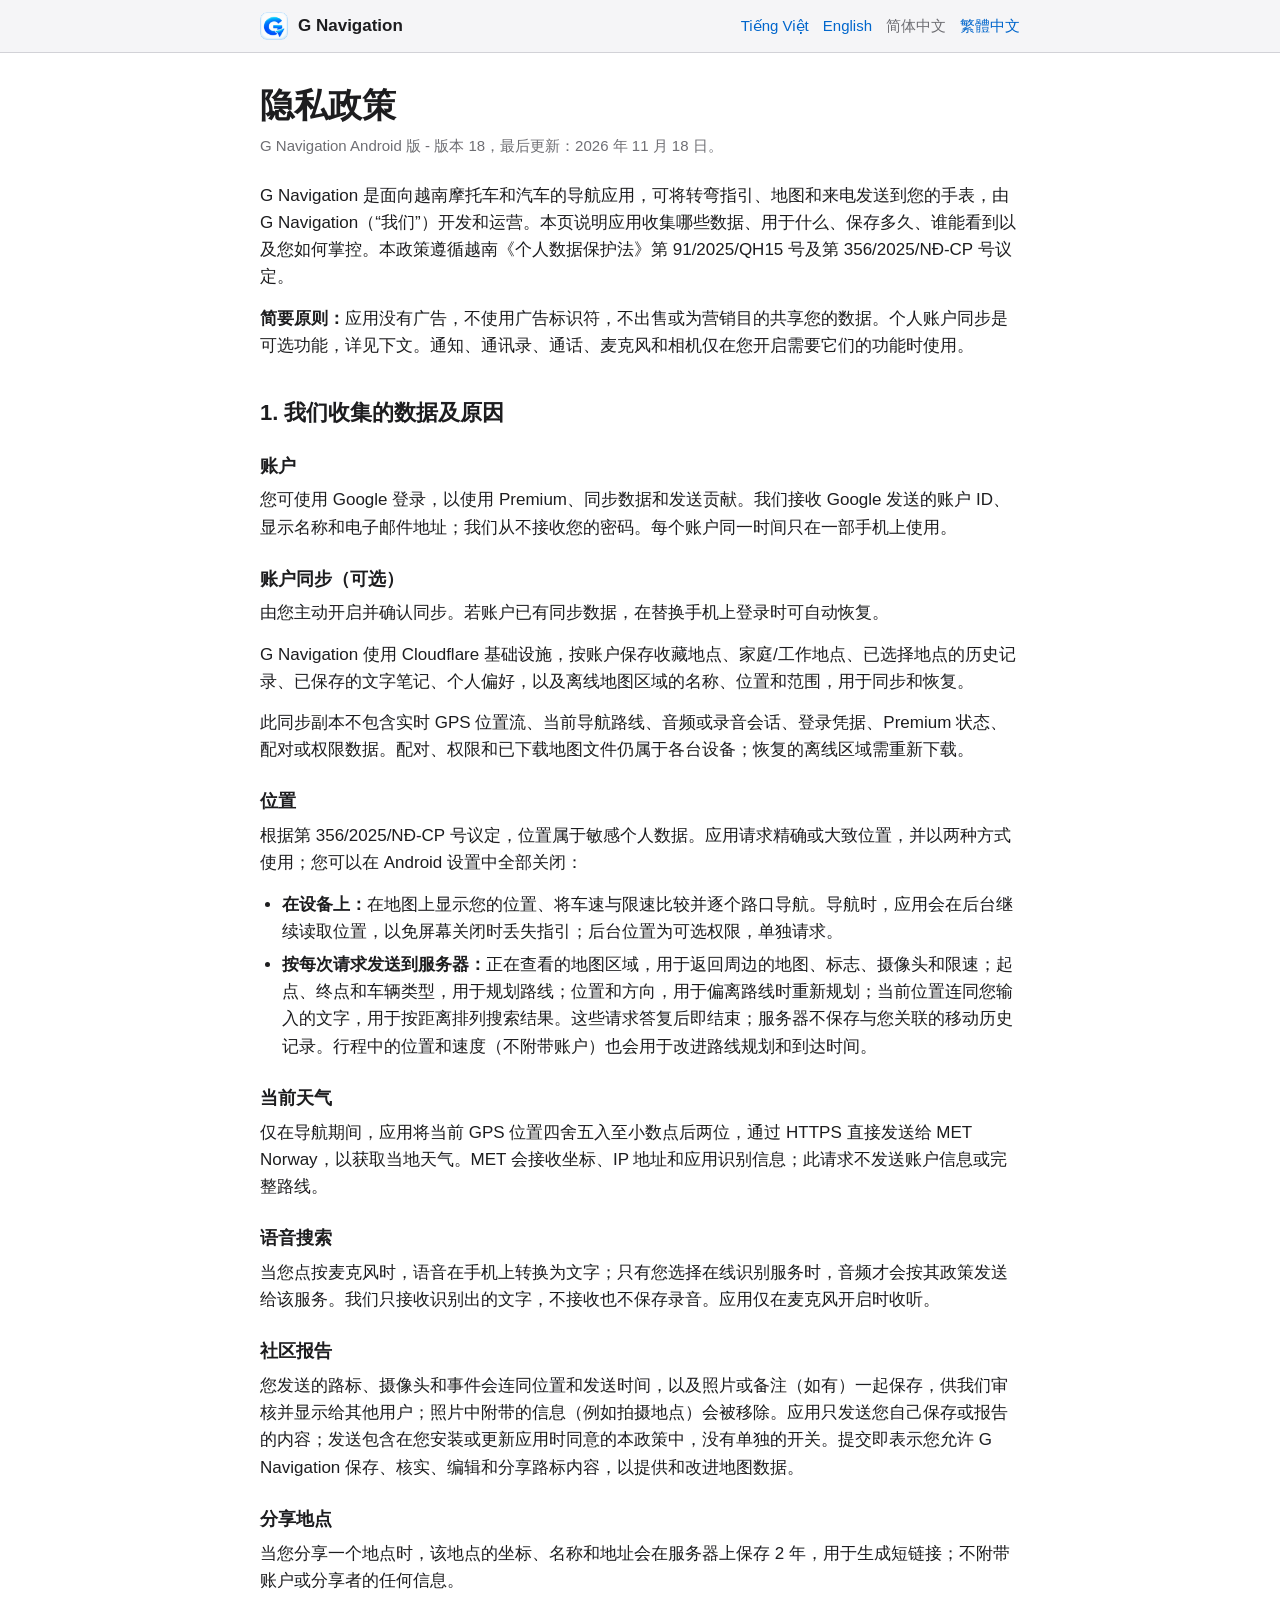
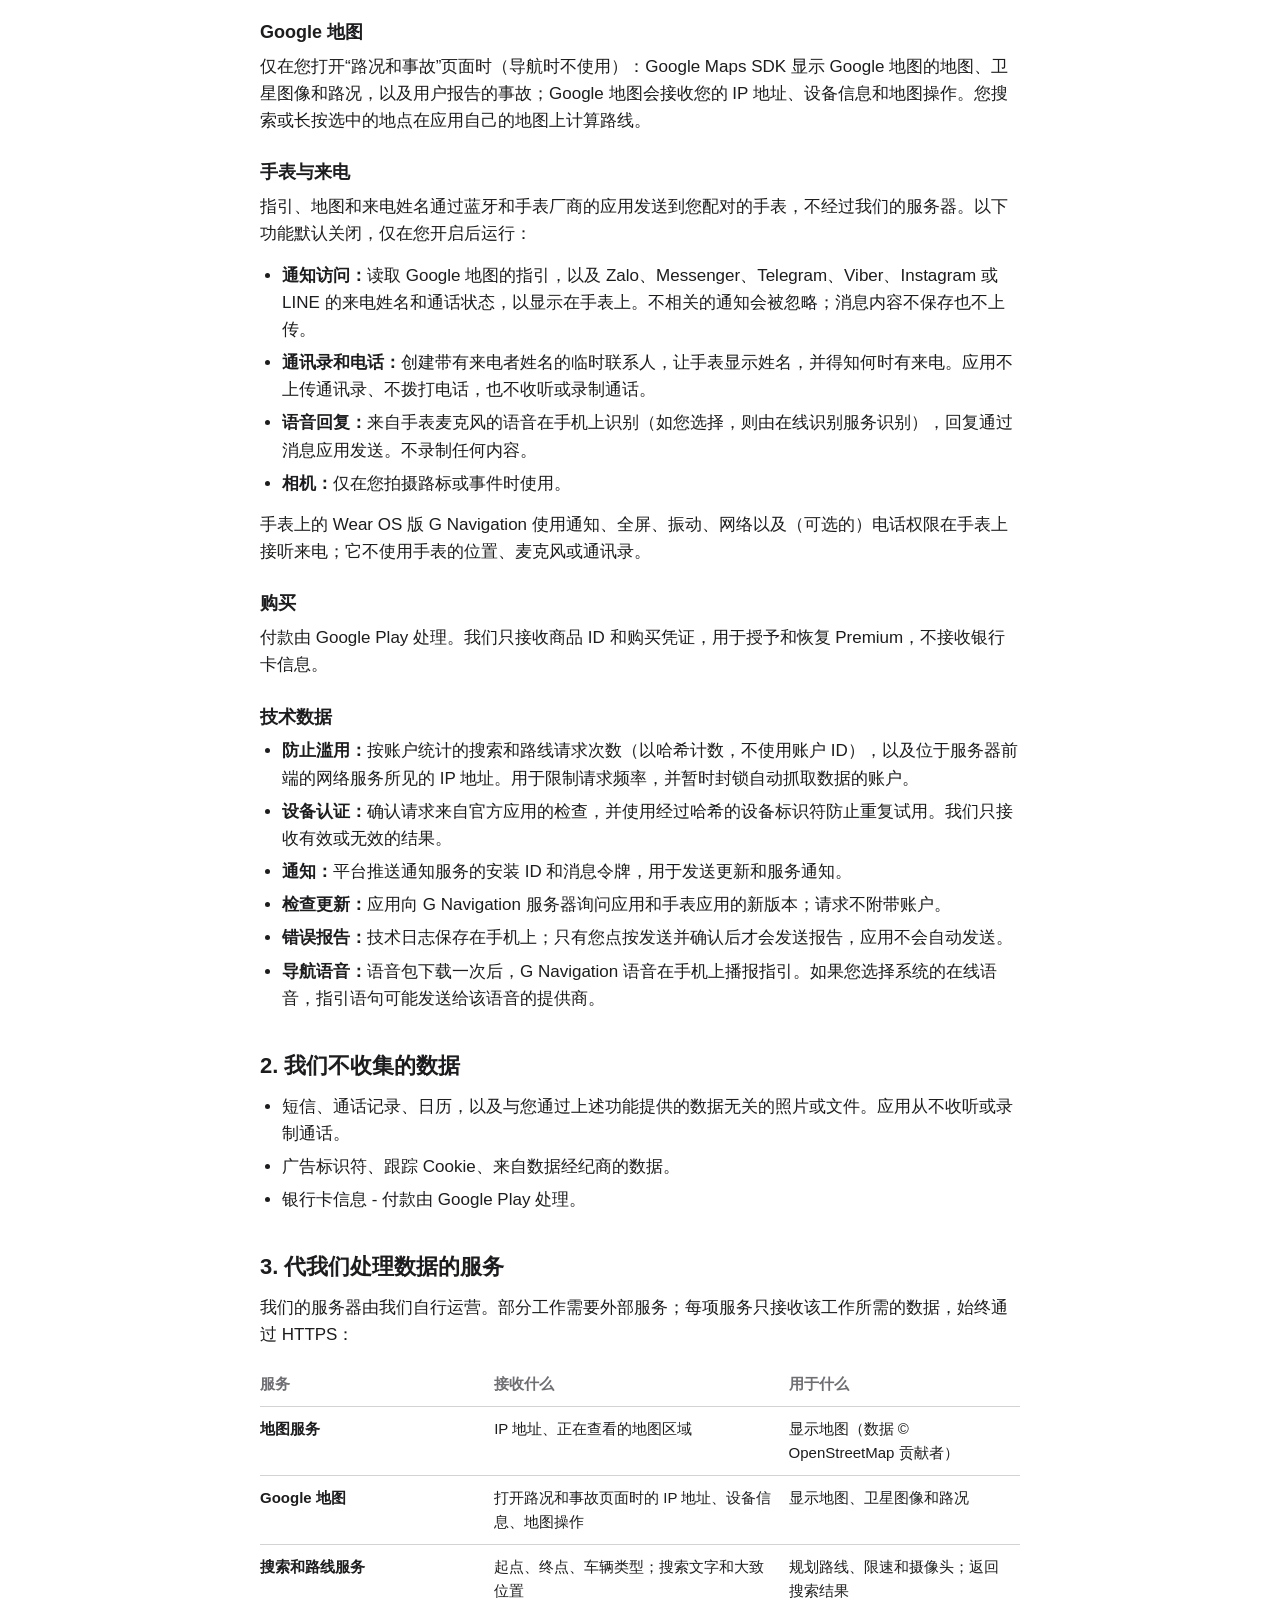
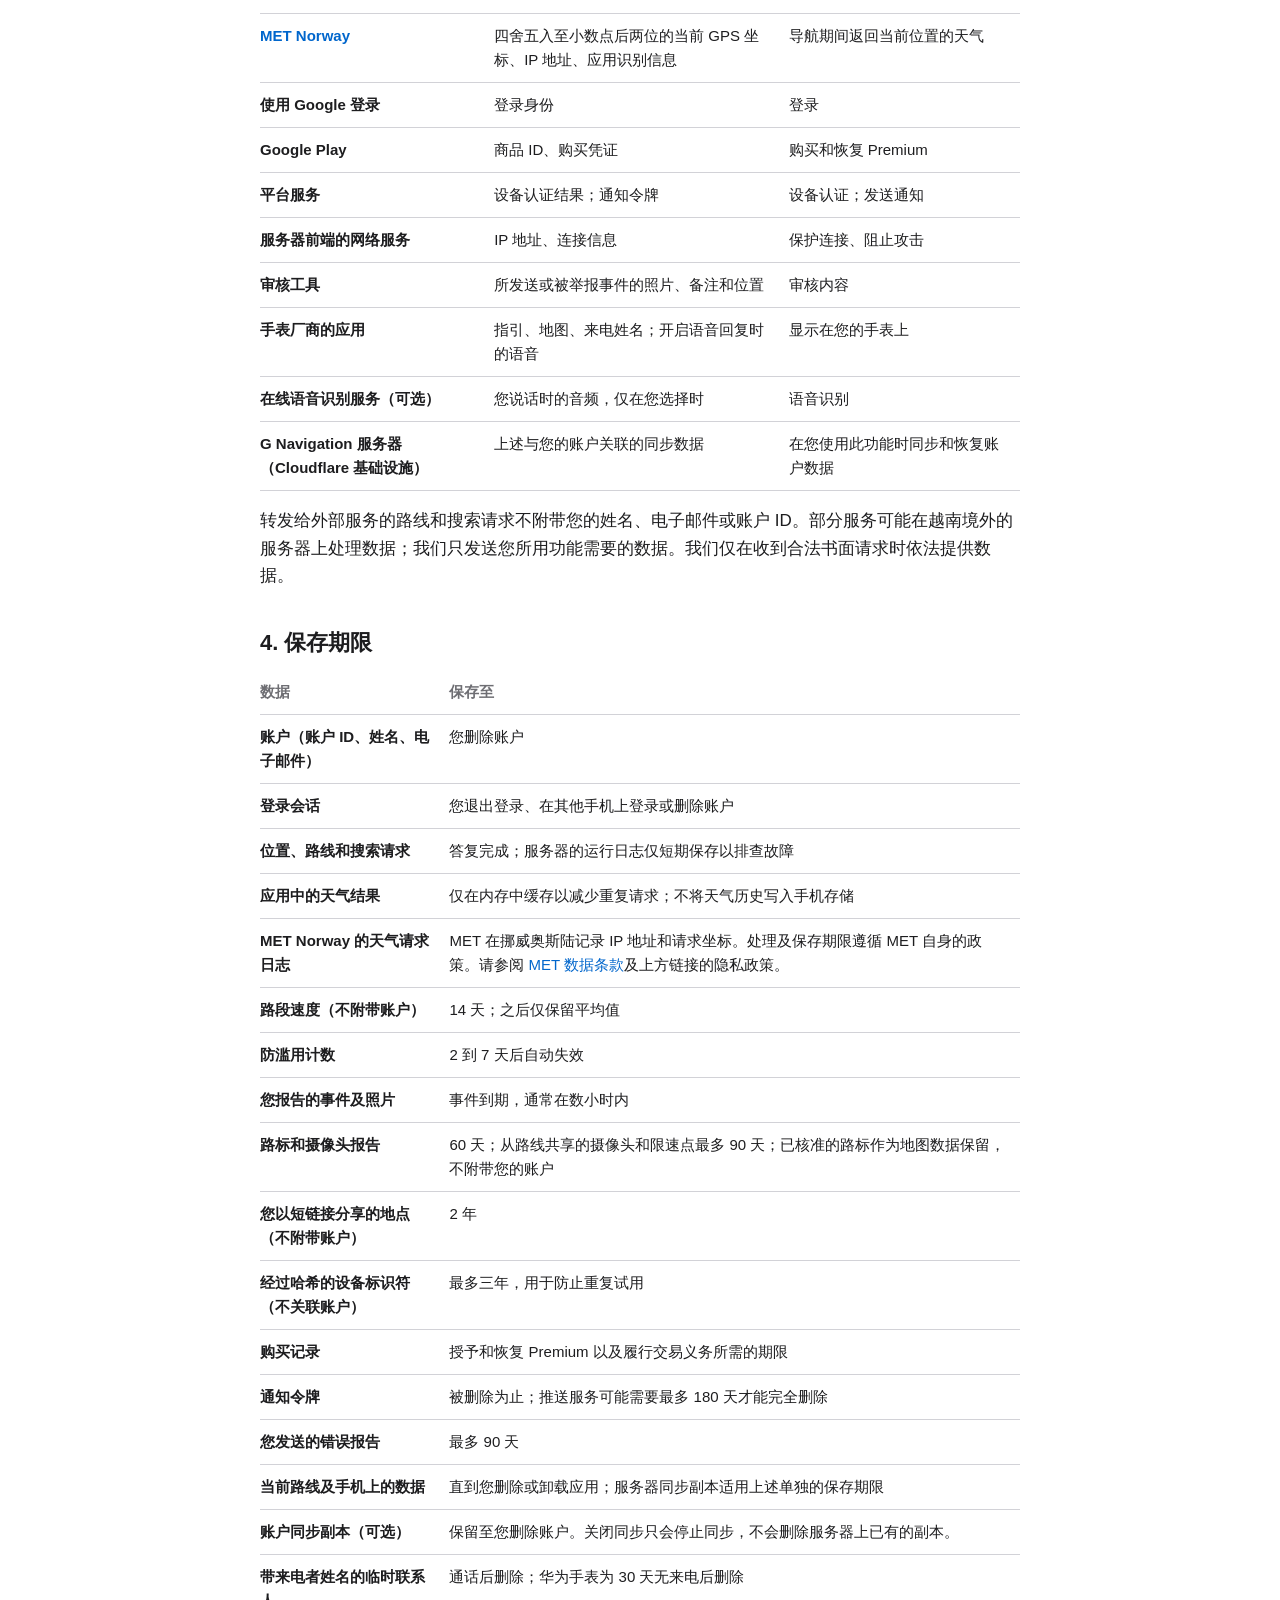
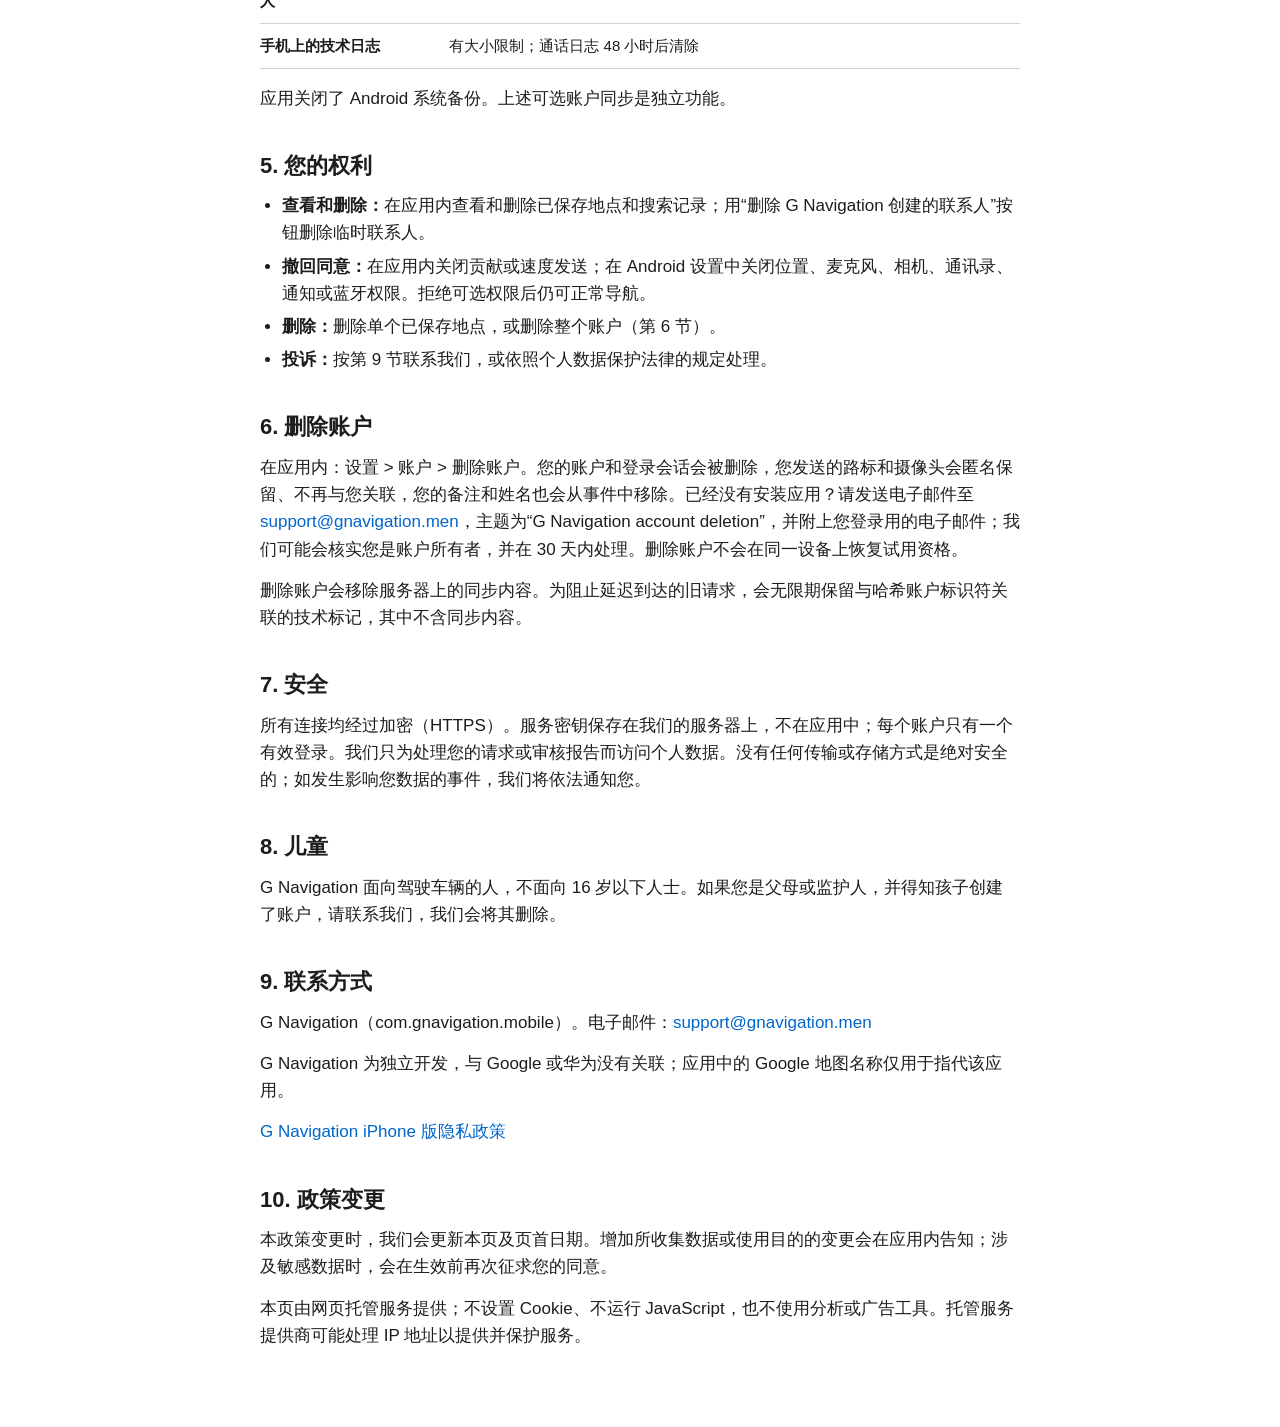
<file: zh-cn/index.html>
<!doctype html>
<html lang="zh-CN">
  <head>
    <meta charset="utf-8">
    <meta name="viewport" content="width=device-width, initial-scale=1, viewport-fit=cover">
    <meta name="color-scheme" content="light dark">
    <meta name="description" content="G Navigation Android 版收集哪些数据、用于什么、保存多久，以及您如何掌控。">
    <meta http-equiv="Content-Security-Policy" content="default-src 'none'; style-src 'self'; img-src 'self'; base-uri 'none'; form-action 'none'">
    <title>隐私政策 · G Navigation</title>
    <link rel="icon" href="../app-icon.png" type="image/png">
    <link rel="apple-touch-icon" href="../app-icon.png">
    <link rel="stylesheet" href="../policy.css">
    <link rel="alternate" hreflang="vi" href="../">
    <link rel="alternate" hreflang="en" href="../en/">
    <link rel="alternate" hreflang="zh-CN" href="./">
    <link rel="alternate" hreflang="zh-Hant" href="../zh-hant/">
  </head>
  <body>
    <header class="topbar">
      <a class="brand" href="./"><img src="../app-icon.png" width="28" height="28" alt=""><span>G Navigation</span></a>
      <nav class="languages" aria-label="语言"><a href="../" lang="vi" hreflang="vi">Tiếng Việt</a><a href="../en/" lang="en" hreflang="en">English</a><span aria-current="page">简体中文</span><a href="../zh-hant/" lang="zh-Hant" hreflang="zh-Hant">繁體中文</a></nav>
    </header>
    <main>
      <article>
        <h1>隐私政策</h1>
        <p class="updated">G Navigation Android 版 - 版本 18，最后更新：2026 年 11 月 18 日。</p>
        <p>G Navigation 是面向越南摩托车和汽车的导航应用，可将转弯指引、地图和来电发送到您的手表，由 G Navigation（“我们”）开发和运营。本页说明应用收集哪些数据、用于什么、保存多久、谁能看到以及您如何掌控。本政策遵循越南《个人数据保护法》第 91/2025/QH15 号及第 356/2025/NĐ-CP 号议定。</p>
        <p><strong>简要原则：</strong>应用没有广告，不使用广告标识符，不出售或为营销目的共享您的数据。个人账户同步是可选功能，详见下文。通知、通讯录、通话、麦克风和相机仅在您开启需要它们的功能时使用。</p>
        <section id="collect">
          <h2>1. 我们收集的数据及原因</h2>
          <h3>账户</h3>
          <p>您可使用 Google 登录，以使用 Premium、同步数据和发送贡献。我们接收 Google 发送的账户 ID、显示名称和电子邮件地址；我们从不接收您的密码。每个账户同一时间只在一部手机上使用。</p>
          <h3>账户同步（可选）</h3>
          <p>由您主动开启并确认同步。若账户已有同步数据，在替换手机上登录时可自动恢复。</p>
          <p>G Navigation 使用 Cloudflare 基础设施，按账户保存收藏地点、家庭/工作地点、已选择地点的历史记录、已保存的文字笔记、个人偏好，以及离线地图区域的名称、位置和范围，用于同步和恢复。</p>
          <p>此同步副本不包含实时 GPS 位置流、当前导航路线、音频或录音会话、登录凭据、Premium 状态、配对或权限数据。配对、权限和已下载地图文件仍属于各台设备；恢复的离线区域需重新下载。</p>
          <h3>位置</h3>
          <p>根据第 356/2025/NĐ-CP 号议定，位置属于敏感个人数据。应用请求精确或大致位置，并以两种方式使用；您可以在 Android 设置中全部关闭：</p>
          <ul>
            <li><strong>在设备上：</strong>在地图上显示您的位置、将车速与限速比较并逐个路口导航。导航时，应用会在后台继续读取位置，以免屏幕关闭时丢失指引；后台位置为可选权限，单独请求。</li>
            <li><strong>按每次请求发送到服务器：</strong>正在查看的地图区域，用于返回周边的地图、标志、摄像头和限速；起点、终点和车辆类型，用于规划路线；位置和方向，用于偏离路线时重新规划；当前位置连同您输入的文字，用于按距离排列搜索结果。这些请求答复后即结束；服务器不保存与您关联的移动历史记录。行程中的位置和速度（不附带账户）也会用于改进路线规划和到达时间。</li>
          </ul>
          <h3>当前天气</h3>
          <p>仅在导航期间，应用将当前 GPS 位置四舍五入至小数点后两位，通过 HTTPS 直接发送给 MET Norway，以获取当地天气。MET 会接收坐标、IP 地址和应用识别信息；此请求不发送账户信息或完整路线。</p>
          <h3>语音搜索</h3>
          <p>当您点按麦克风时，语音在手机上转换为文字；只有您选择在线识别服务时，音频才会按其政策发送给该服务。我们只接收识别出的文字，不接收也不保存录音。应用仅在麦克风开启时收听。</p>
          <h3>社区报告</h3>
          <p>您发送的路标、摄像头和事件会连同位置和发送时间，以及照片或备注（如有）一起保存，供我们审核并显示给其他用户；照片中附带的信息（例如拍摄地点）会被移除。应用只发送您自己保存或报告的内容；发送包含在您安装或更新应用时同意的本政策中，没有单独的开关。提交即表示您允许 G Navigation 保存、核实、编辑和分享路标内容，以提供和改进地图数据。</p>
          <h3>分享地点</h3>
          <p>当您分享一个地点时，该地点的坐标、名称和地址会在服务器上保存 2 年，用于生成短链接；不附带账户或分享者的任何信息。</p>
          <h3>Google 地图</h3>
          <p>仅在您打开“路况和事故”页面时（导航时不使用）：Google Maps SDK 显示 Google 地图的地图、卫星图像和路况，以及用户报告的事故；Google 地图会接收您的 IP 地址、设备信息和地图操作。您搜索或长按选中的地点在应用自己的地图上计算路线。</p>
          <h3>手表与来电</h3>
          <p>指引、地图和来电姓名通过蓝牙和手表厂商的应用发送到您配对的手表，不经过我们的服务器。以下功能默认关闭，仅在您开启后运行：</p>
          <ul>
            <li><strong>通知访问：</strong>读取 Google 地图的指引，以及 Zalo、Messenger、Telegram、Viber、Instagram 或 LINE 的来电姓名和通话状态，以显示在手表上。不相关的通知会被忽略；消息内容不保存也不上传。</li>
            <li><strong>通讯录和电话：</strong>创建带有来电者姓名的临时联系人，让手表显示姓名，并得知何时有来电。应用不上传通讯录、不拨打电话，也不收听或录制通话。</li>
            <li><strong>语音回复：</strong>来自手表麦克风的语音在手机上识别（如您选择，则由在线识别服务识别），回复通过消息应用发送。不录制任何内容。</li>
            <li><strong>相机：</strong>仅在您拍摄路标或事件时使用。</li>
          </ul>
          <p>手表上的 Wear OS 版 G Navigation 使用通知、全屏、振动、网络以及（可选的）电话权限在手表上接听来电；它不使用手表的位置、麦克风或通讯录。</p>
          <h3>购买</h3>
          <p>付款由 Google Play 处理。我们只接收商品 ID 和购买凭证，用于授予和恢复 Premium，不接收银行卡信息。</p>
          <h3>技术数据</h3>
          <ul>
            <li><strong>防止滥用：</strong>按账户统计的搜索和路线请求次数（以哈希计数，不使用账户 ID），以及位于服务器前端的网络服务所见的 IP 地址。用于限制请求频率，并暂时封锁自动抓取数据的账户。</li>
            <li><strong>设备认证：</strong>确认请求来自官方应用的检查，并使用经过哈希的设备标识符防止重复试用。我们只接收有效或无效的结果。</li>
            <li><strong>通知：</strong>平台推送通知服务的安装 ID 和消息令牌，用于发送更新和服务通知。</li>
            <li><strong>检查更新：</strong>应用向 G Navigation 服务器询问应用和手表应用的新版本；请求不附带账户。</li>
            <li><strong>错误报告：</strong>技术日志保存在手机上；只有您点按发送并确认后才会发送报告，应用不会自动发送。</li>
            <li><strong>导航语音：</strong>语音包下载一次后，G Navigation 语音在手机上播报指引。如果您选择系统的在线语音，指引语句可能发送给该语音的提供商。</li>
          </ul>
        </section>
        <section id="not-collected">
          <h2>2. 我们不收集的数据</h2>
          <ul>
            <li>短信、通话记录、日历，以及与您通过上述功能提供的数据无关的照片或文件。应用从不收听或录制通话。</li>
            <li>广告标识符、跟踪 Cookie、来自数据经纪商的数据。</li>
            <li>银行卡信息 - 付款由 Google Play 处理。</li>
          </ul>
        </section>
        <section id="processors">
          <h2>3. 代我们处理数据的服务</h2>
          <p>我们的服务器由我们自行运营。部分工作需要外部服务；每项服务只接收该工作所需的数据，始终通过 HTTPS：</p>
          <div class="table-wrap">
            <table>
              <thead>
                <tr><th scope="col">服务</th><th scope="col">接收什么</th><th scope="col">用于什么</th></tr>
              </thead>
              <tbody>
                <tr><th scope="row">地图服务</th><td data-label="接收什么">IP 地址、正在查看的地图区域</td><td data-label="用于什么">显示地图（数据 © OpenStreetMap 贡献者）</td></tr>
                <tr><th scope="row">Google 地图</th><td data-label="接收什么">打开路况和事故页面时的 IP 地址、设备信息、地图操作</td><td data-label="用于什么">显示地图、卫星图像和路况</td></tr>
                <tr><th scope="row">搜索和路线服务</th><td data-label="接收什么">起点、终点、车辆类型；搜索文字和大致位置</td><td data-label="用于什么">规划路线、限速和摄像头；返回搜索结果</td></tr>
                <tr><th scope="row"><a href="https://www.met.no/en/about-us/privacy">MET Norway</a></th><td data-label="接收什么">四舍五入至小数点后两位的当前 GPS 坐标、IP 地址、应用识别信息</td><td data-label="用于什么">导航期间返回当前位置的天气</td></tr>
                <tr><th scope="row">使用 Google 登录</th><td data-label="接收什么">登录身份</td><td data-label="用于什么">登录</td></tr>
                <tr><th scope="row">Google Play</th><td data-label="接收什么">商品 ID、购买凭证</td><td data-label="用于什么">购买和恢复 Premium</td></tr>
                <tr><th scope="row">平台服务</th><td data-label="接收什么">设备认证结果；通知令牌</td><td data-label="用于什么">设备认证；发送通知</td></tr>
                <tr><th scope="row">服务器前端的网络服务</th><td data-label="接收什么">IP 地址、连接信息</td><td data-label="用于什么">保护连接、阻止攻击</td></tr>
                <tr><th scope="row">审核工具</th><td data-label="接收什么">所发送或被举报事件的照片、备注和位置</td><td data-label="用于什么">审核内容</td></tr>
                <tr><th scope="row">手表厂商的应用</th><td data-label="接收什么">指引、地图、来电姓名；开启语音回复时的语音</td><td data-label="用于什么">显示在您的手表上</td></tr>
                <tr><th scope="row">在线语音识别服务（可选）</th><td data-label="接收什么">您说话时的音频，仅在您选择时</td><td data-label="用于什么">语音识别</td></tr>
                <tr><th scope="row">G Navigation 服务器（Cloudflare 基础设施）</th><td data-label="接收什么">上述与您的账户关联的同步数据</td><td data-label="用于什么">在您使用此功能时同步和恢复账户数据</td></tr>
              </tbody>
            </table>
          </div>
          <p>转发给外部服务的路线和搜索请求不附带您的姓名、电子邮件或账户 ID。部分服务可能在越南境外的服务器上处理数据；我们只发送您所用功能需要的数据。我们仅在收到合法书面请求时依法提供数据。</p>
        </section>
        <section id="retention">
          <h2>4. 保存期限</h2>
          <div class="table-wrap">
            <table>
              <thead>
                <tr><th scope="col">数据</th><th scope="col">保存至</th></tr>
              </thead>
              <tbody>
                <tr><th scope="row">账户（账户 ID、姓名、电子邮件）</th><td data-label="保存至">您删除账户</td></tr>
                <tr><th scope="row">登录会话</th><td data-label="保存至">您退出登录、在其他手机上登录或删除账户</td></tr>
                <tr><th scope="row">位置、路线和搜索请求</th><td data-label="保存至">答复完成；服务器的运行日志仅短期保存以排查故障</td></tr>
                <tr><th scope="row">应用中的天气结果</th><td data-label="保存至">仅在内存中缓存以减少重复请求；不将天气历史写入手机存储</td></tr>
                <tr><th scope="row">MET Norway 的天气请求日志</th><td data-label="保存至">MET 在挪威奥斯陆记录 IP 地址和请求坐标。处理及保存期限遵循 MET 自身的政策。请参阅 <a href="https://docs.api.met.no/doc/TermsOfService.html#personal-data">MET 数据条款</a>及上方链接的隐私政策。</td></tr>
                <tr><th scope="row">路段速度（不附带账户）</th><td data-label="保存至">14 天；之后仅保留平均值</td></tr>
                <tr><th scope="row">防滥用计数</th><td data-label="保存至">2 到 7 天后自动失效</td></tr>
                <tr><th scope="row">您报告的事件及照片</th><td data-label="保存至">事件到期，通常在数小时内</td></tr>
                <tr><th scope="row">路标和摄像头报告</th><td data-label="保存至">60 天；从路线共享的摄像头和限速点最多 90 天；已核准的路标作为地图数据保留，不附带您的账户</td></tr>
                <tr><th scope="row">您以短链接分享的地点（不附带账户）</th><td data-label="保存至">2 年</td></tr>
                <tr><th scope="row">经过哈希的设备标识符（不关联账户）</th><td data-label="保存至">最多三年，用于防止重复试用</td></tr>
                <tr><th scope="row">购买记录</th><td data-label="保存至">授予和恢复 Premium 以及履行交易义务所需的期限</td></tr>
                <tr><th scope="row">通知令牌</th><td data-label="保存至">被删除为止；推送服务可能需要最多 180 天才能完全删除</td></tr>
                <tr><th scope="row">您发送的错误报告</th><td data-label="保存至">最多 90 天</td></tr>
                <tr><th scope="row">当前路线及手机上的数据</th><td data-label="保存至">直到您删除或卸载应用；服务器同步副本适用上述单独的保存期限</td></tr>
                <tr><th scope="row">账户同步副本（可选）</th><td data-label="保存至">保留至您删除账户。关闭同步只会停止同步，不会删除服务器上已有的副本。</td></tr>
                <tr><th scope="row">带来电者姓名的临时联系人</th><td data-label="保存至">通话后删除；华为手表为 30 天无来电后删除</td></tr>
                <tr><th scope="row">手机上的技术日志</th><td data-label="保存至">有大小限制；通话日志 48 小时后清除</td></tr>
              </tbody>
            </table>
          </div>
          <p>应用关闭了 Android 系统备份。上述可选账户同步是独立功能。</p>
        </section>
        <section id="rights">
          <h2>5. 您的权利</h2>
          <ul>
            <li><strong>查看和删除：</strong>在应用内查看和删除已保存地点和搜索记录；用“删除 G Navigation 创建的联系人”按钮删除临时联系人。</li>
            <li><strong>撤回同意：</strong>在应用内关闭贡献或速度发送；在 Android 设置中关闭位置、麦克风、相机、通讯录、通知或蓝牙权限。拒绝可选权限后仍可正常导航。</li>
            <li><strong>删除：</strong>删除单个已保存地点，或删除整个账户（第 6 节）。</li>
            <li><strong>投诉：</strong>按第 9 节联系我们，或依照个人数据保护法律的规定处理。</li>
          </ul>
        </section>
        <section id="delete-account">
          <h2>6. 删除账户</h2>
          <p>在应用内：设置 > 账户 > 删除账户。您的账户和登录会话会被删除，您发送的路标和摄像头会匿名保留、不再与您关联，您的备注和姓名也会从事件中移除。已经没有安装应用？请发送电子邮件至 <a href="mailto:support@gnavigation.men?subject=G%20Navigation%20account%20deletion">support@gnavigation.men</a>，主题为“G Navigation account deletion”，并附上您登录用的电子邮件；我们可能会核实您是账户所有者，并在 30 天内处理。删除账户不会在同一设备上恢复试用资格。</p>
          <p>删除账户会移除服务器上的同步内容。为阻止延迟到达的旧请求，会无限期保留与哈希账户标识符关联的技术标记，其中不含同步内容。</p>
        </section>
        <section id="security">
          <h2>7. 安全</h2>
          <p>所有连接均经过加密（HTTPS）。服务密钥保存在我们的服务器上，不在应用中；每个账户只有一个有效登录。我们只为处理您的请求或审核报告而访问个人数据。没有任何传输或存储方式是绝对安全的；如发生影响您数据的事件，我们将依法通知您。</p>
        </section>
        <section id="children">
          <h2>8. 儿童</h2>
          <p>G Navigation 面向驾驶车辆的人，不面向 16 岁以下人士。如果您是父母或监护人，并得知孩子创建了账户，请联系我们，我们会将其删除。</p>
        </section>
        <section id="contact">
          <h2>9. 联系方式</h2>
          <p>G Navigation（com.gnavigation.mobile）。电子邮件：<a href="mailto:support@gnavigation.men">support@gnavigation.men</a></p>
          <p>G Navigation 为独立开发，与 Google 或华为没有关联；应用中的 Google 地图名称仅用于指代该应用。</p>
          <p><a href="https://g-navigation-ios-privacy.gg-huawei.workers.dev/en/">G Navigation iPhone 版隐私政策</a></p>
        </section>
        <section id="changes">
          <h2>10. 政策变更</h2>
          <p>本政策变更时，我们会更新本页及页首日期。增加所收集数据或使用目的的变更会在应用内告知；涉及敏感数据时，会在生效前再次征求您的同意。</p>
          <p id="policy-site">本页由网页托管服务提供；不设置 Cookie、不运行 JavaScript，也不使用分析或广告工具。托管服务提供商可能处理 IP 地址以提供并保护服务。</p>
        </section>
      </article>
    </main>
  </body>
</html>
</file>
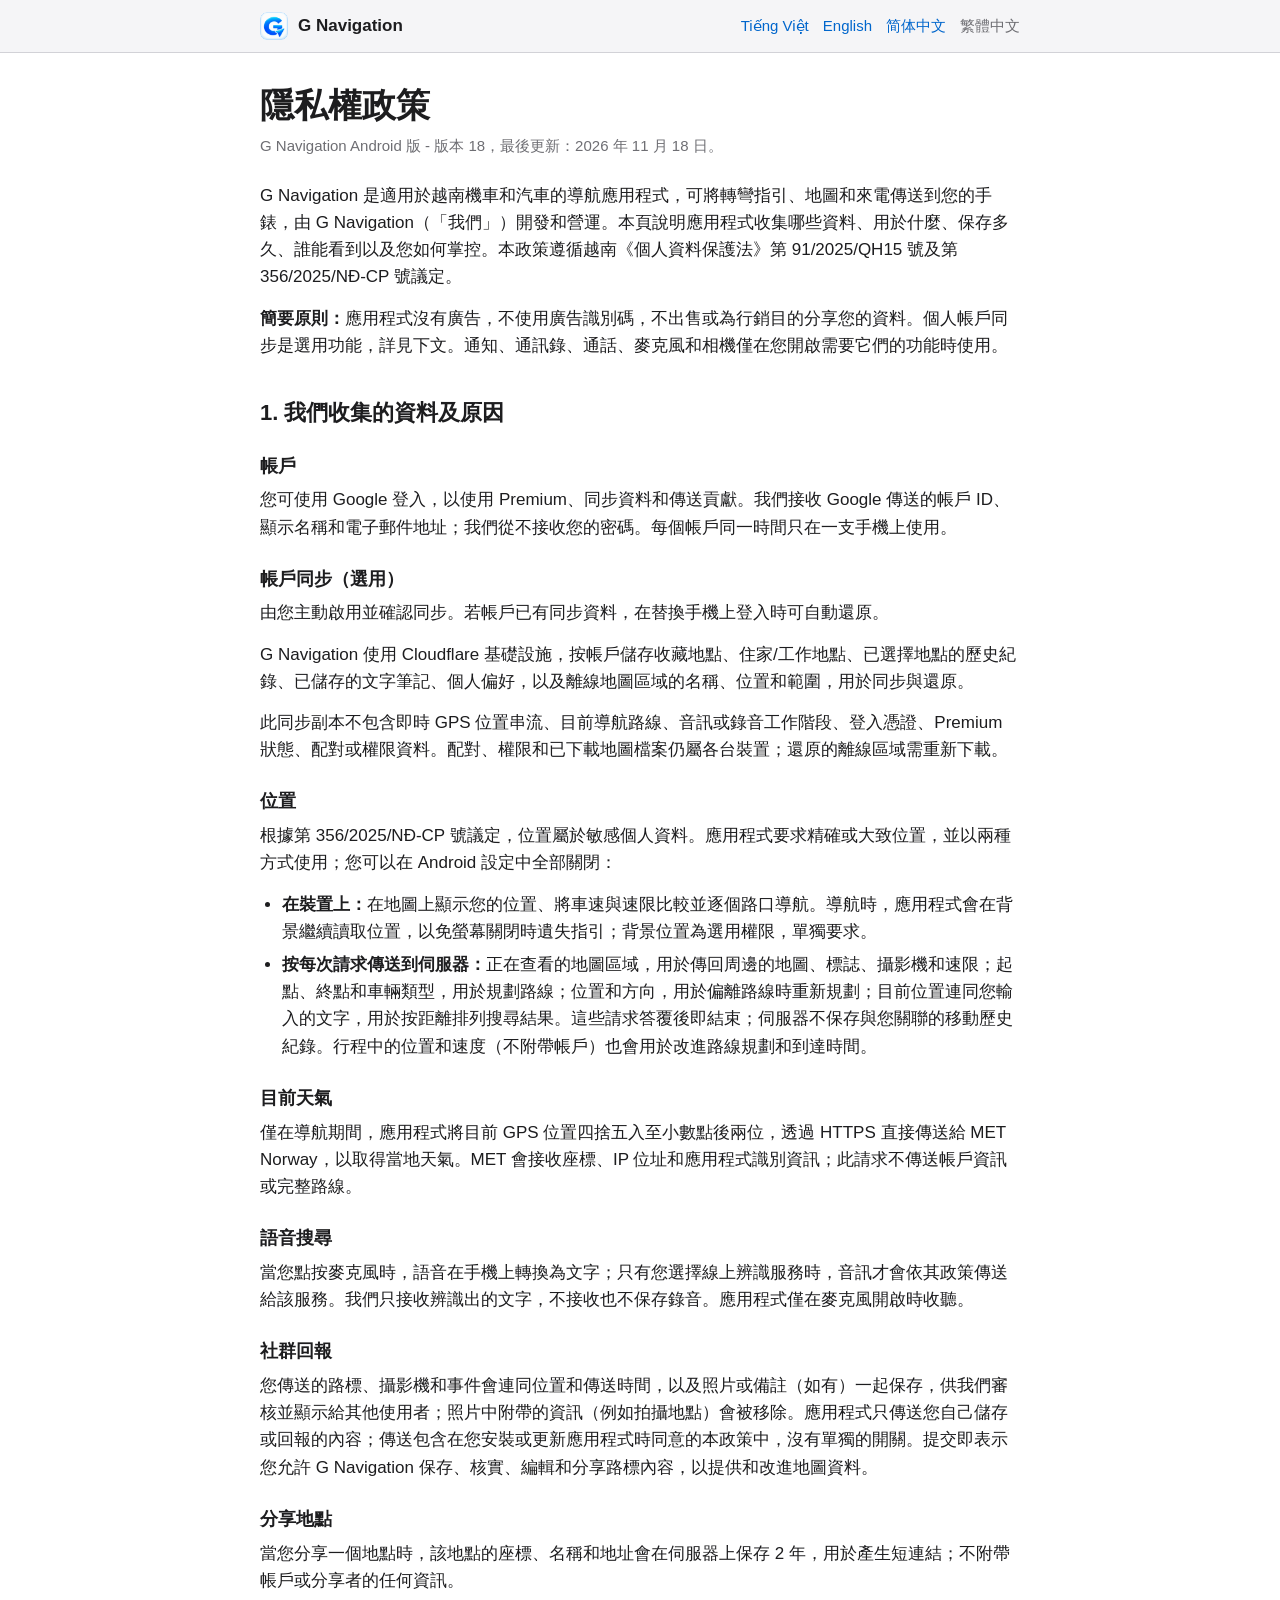
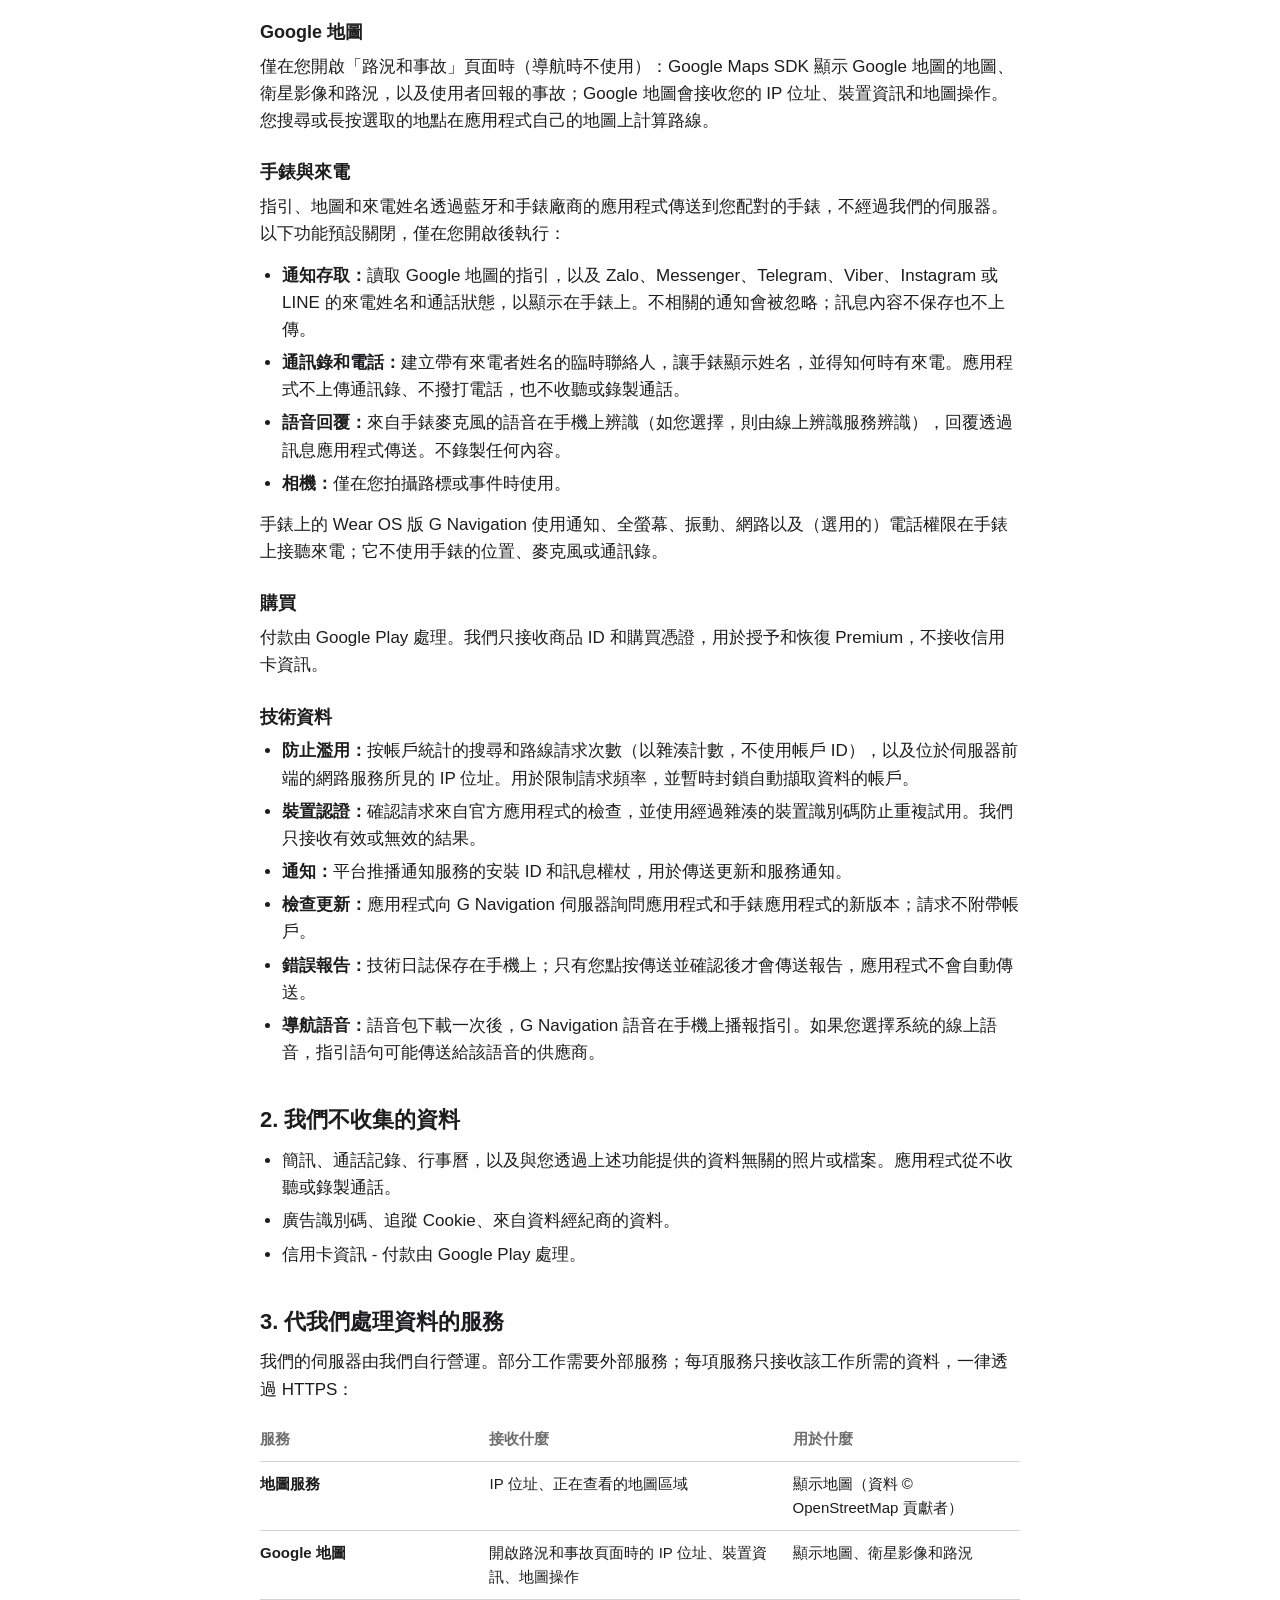
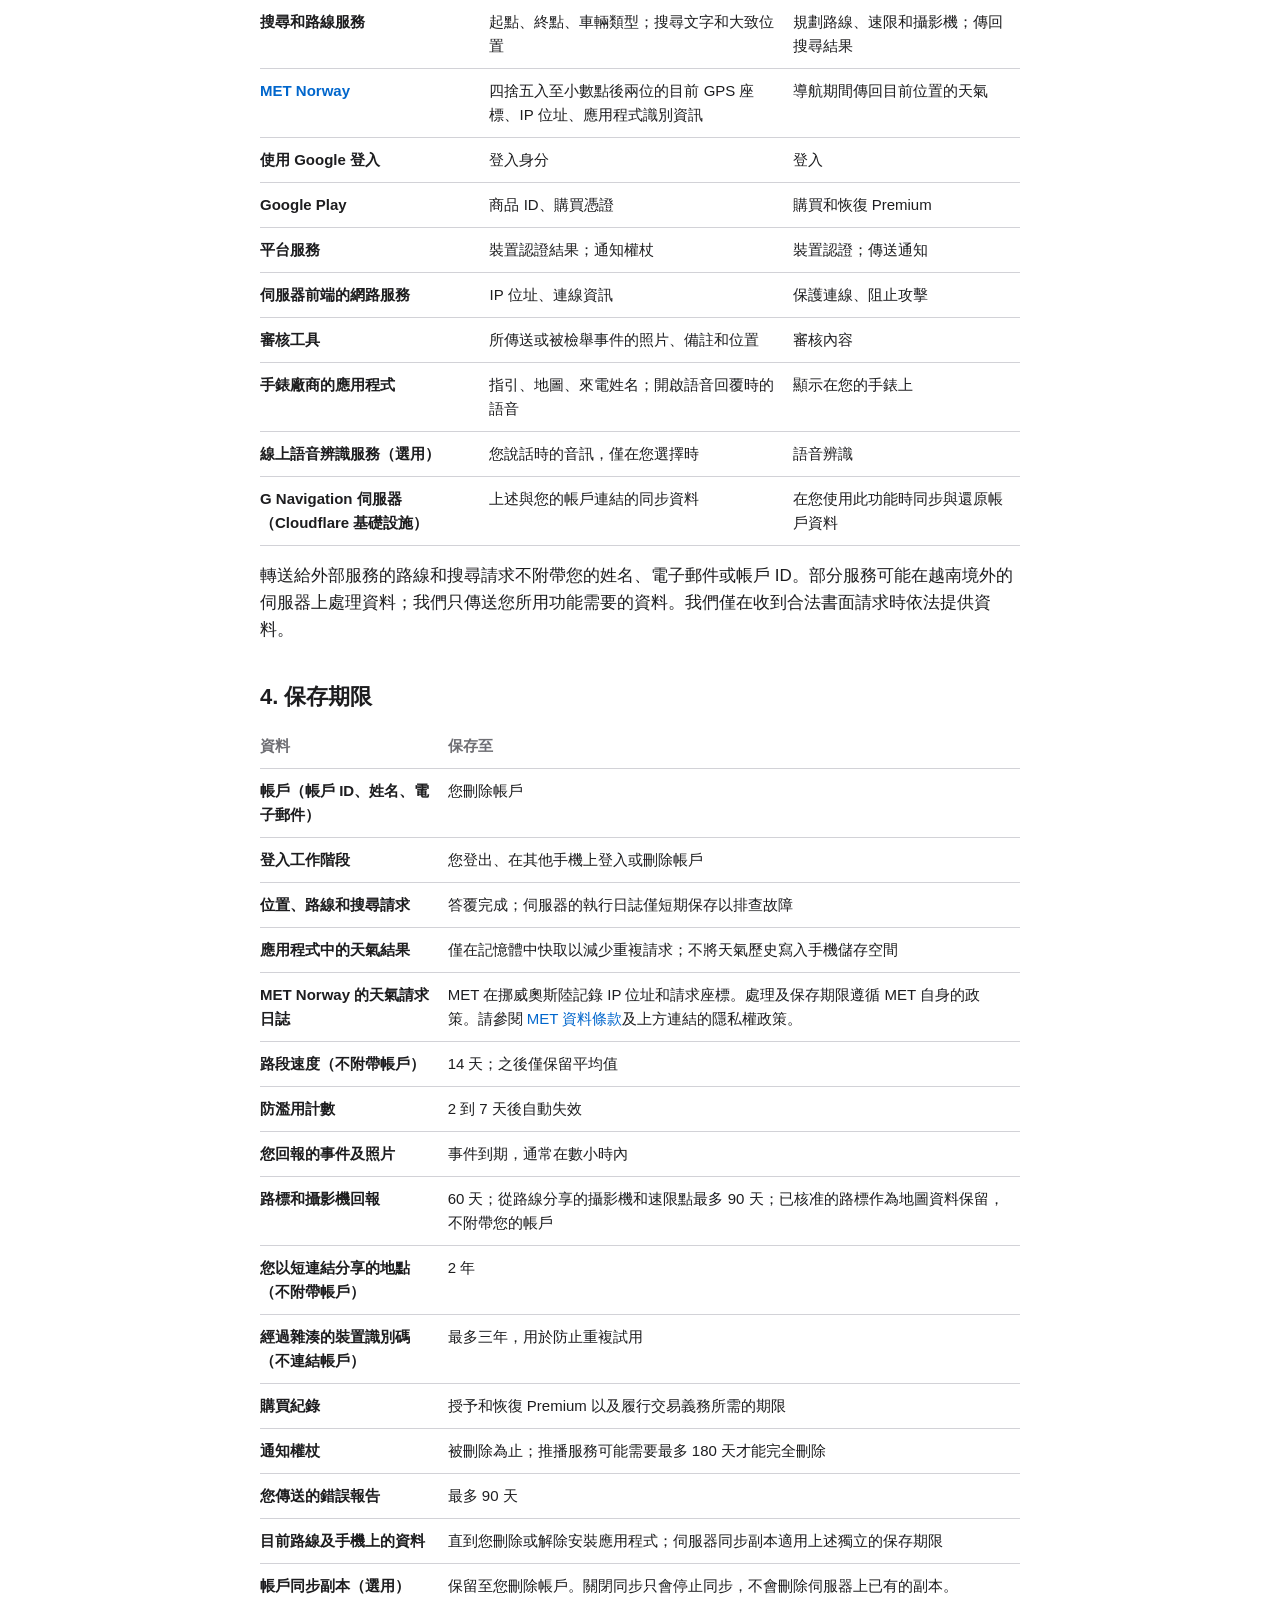
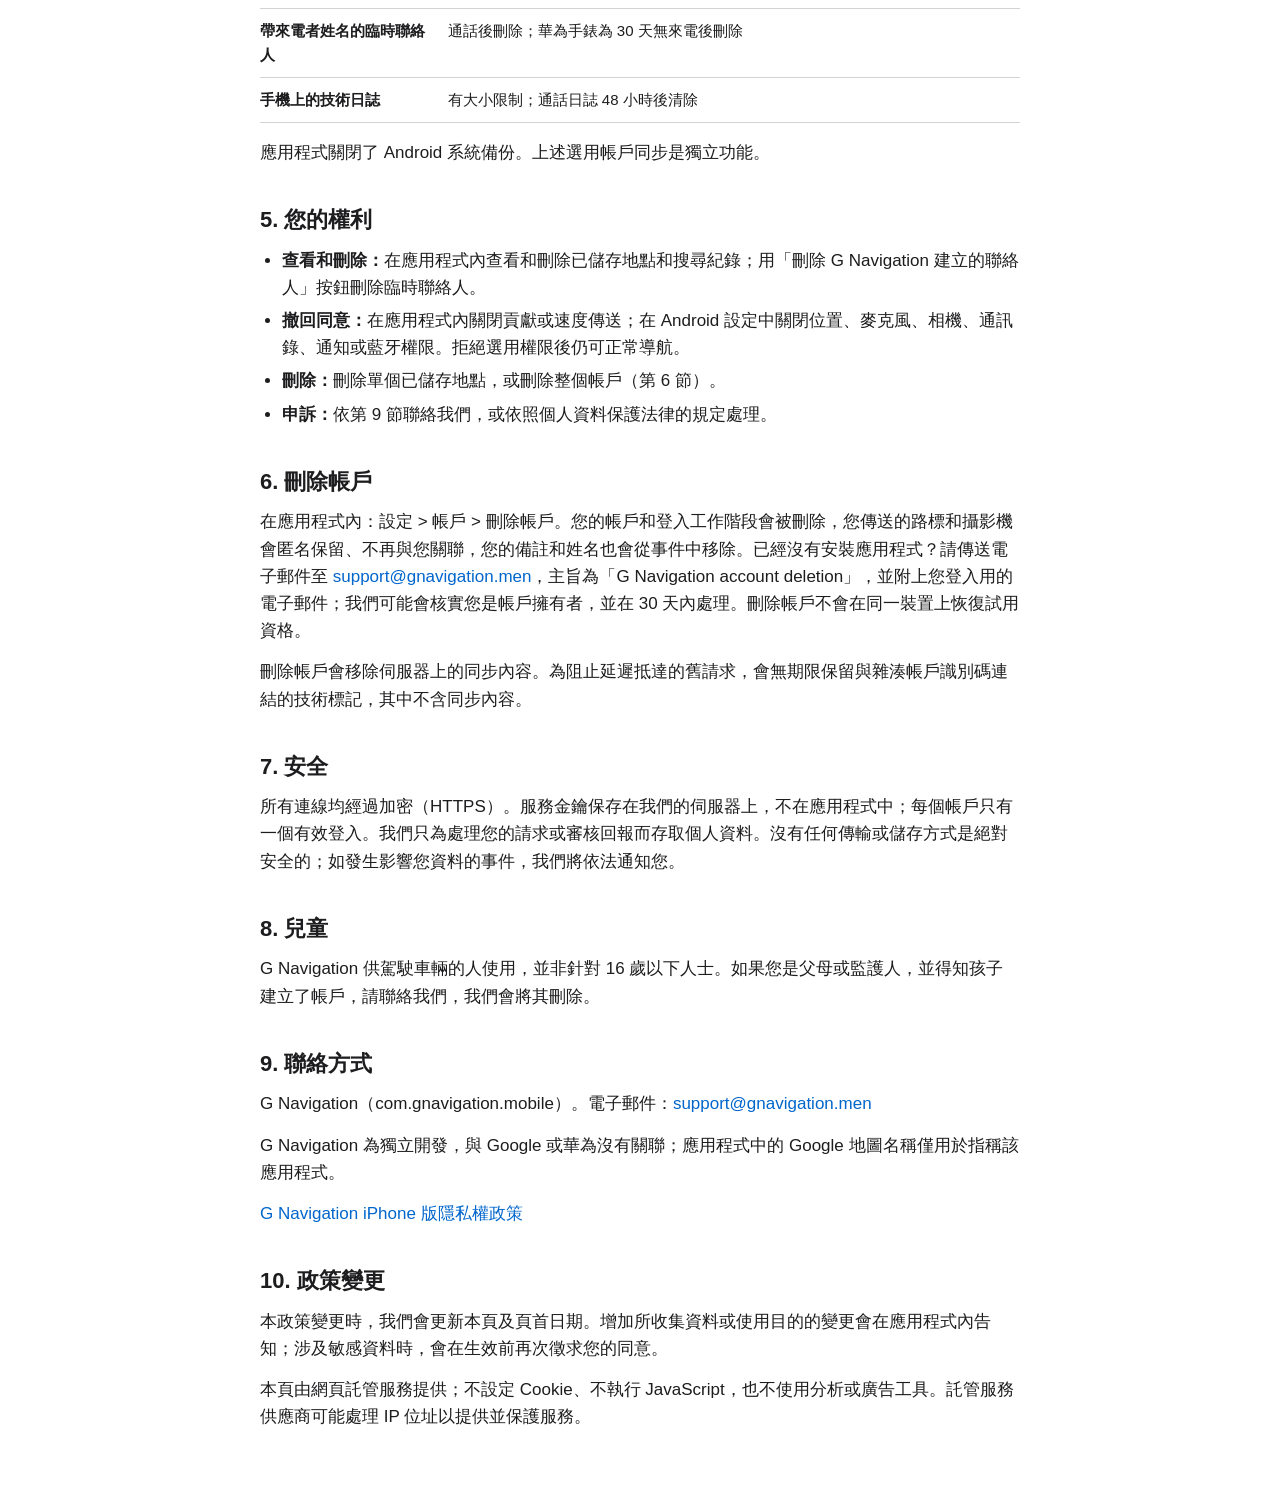
<file: zh-hant/index.html>
<!doctype html>
<html lang="zh-Hant">
  <head>
    <meta charset="utf-8">
    <meta name="viewport" content="width=device-width, initial-scale=1, viewport-fit=cover">
    <meta name="color-scheme" content="light dark">
    <meta name="description" content="G Navigation Android 版收集哪些資料、用於什麼、保存多久，以及您如何掌控。">
    <meta http-equiv="Content-Security-Policy" content="default-src 'none'; style-src 'self'; img-src 'self'; base-uri 'none'; form-action 'none'">
    <title>隱私權政策 · G Navigation</title>
    <link rel="icon" href="../app-icon.png" type="image/png">
    <link rel="apple-touch-icon" href="../app-icon.png">
    <link rel="stylesheet" href="../policy.css">
    <link rel="alternate" hreflang="vi" href="../">
    <link rel="alternate" hreflang="en" href="../en/">
    <link rel="alternate" hreflang="zh-CN" href="../zh-cn/">
    <link rel="alternate" hreflang="zh-Hant" href="./">
  </head>
  <body>
    <header class="topbar">
      <a class="brand" href="./"><img src="../app-icon.png" width="28" height="28" alt=""><span>G Navigation</span></a>
      <nav class="languages" aria-label="語言"><a href="../" lang="vi" hreflang="vi">Tiếng Việt</a><a href="../en/" lang="en" hreflang="en">English</a><a href="../zh-cn/" lang="zh-CN" hreflang="zh-CN">简体中文</a><span aria-current="page">繁體中文</span></nav>
    </header>
    <main>
      <article>
        <h1>隱私權政策</h1>
        <p class="updated">G Navigation Android 版 - 版本 18，最後更新：2026 年 11 月 18 日。</p>
        <p>G Navigation 是適用於越南機車和汽車的導航應用程式，可將轉彎指引、地圖和來電傳送到您的手錶，由 G Navigation（「我們」）開發和營運。本頁說明應用程式收集哪些資料、用於什麼、保存多久、誰能看到以及您如何掌控。本政策遵循越南《個人資料保護法》第 91/2025/QH15 號及第 356/2025/NĐ-CP 號議定。</p>
        <p><strong>簡要原則：</strong>應用程式沒有廣告，不使用廣告識別碼，不出售或為行銷目的分享您的資料。個人帳戶同步是選用功能，詳見下文。通知、通訊錄、通話、麥克風和相機僅在您開啟需要它們的功能時使用。</p>
        <section id="collect">
          <h2>1. 我們收集的資料及原因</h2>
          <h3>帳戶</h3>
          <p>您可使用 Google 登入，以使用 Premium、同步資料和傳送貢獻。我們接收 Google 傳送的帳戶 ID、顯示名稱和電子郵件地址；我們從不接收您的密碼。每個帳戶同一時間只在一支手機上使用。</p>
          <h3>帳戶同步（選用）</h3>
          <p>由您主動啟用並確認同步。若帳戶已有同步資料，在替換手機上登入時可自動還原。</p>
          <p>G Navigation 使用 Cloudflare 基礎設施，按帳戶儲存收藏地點、住家/工作地點、已選擇地點的歷史紀錄、已儲存的文字筆記、個人偏好，以及離線地圖區域的名稱、位置和範圍，用於同步與還原。</p>
          <p>此同步副本不包含即時 GPS 位置串流、目前導航路線、音訊或錄音工作階段、登入憑證、Premium 狀態、配對或權限資料。配對、權限和已下載地圖檔案仍屬各台裝置；還原的離線區域需重新下載。</p>
          <h3>位置</h3>
          <p>根據第 356/2025/NĐ-CP 號議定，位置屬於敏感個人資料。應用程式要求精確或大致位置，並以兩種方式使用；您可以在 Android 設定中全部關閉：</p>
          <ul>
            <li><strong>在裝置上：</strong>在地圖上顯示您的位置、將車速與速限比較並逐個路口導航。導航時，應用程式會在背景繼續讀取位置，以免螢幕關閉時遺失指引；背景位置為選用權限，單獨要求。</li>
            <li><strong>按每次請求傳送到伺服器：</strong>正在查看的地圖區域，用於傳回周邊的地圖、標誌、攝影機和速限；起點、終點和車輛類型，用於規劃路線；位置和方向，用於偏離路線時重新規劃；目前位置連同您輸入的文字，用於按距離排列搜尋結果。這些請求答覆後即結束；伺服器不保存與您關聯的移動歷史紀錄。行程中的位置和速度（不附帶帳戶）也會用於改進路線規劃和到達時間。</li>
          </ul>
          <h3>目前天氣</h3>
          <p>僅在導航期間，應用程式將目前 GPS 位置四捨五入至小數點後兩位，透過 HTTPS 直接傳送給 MET Norway，以取得當地天氣。MET 會接收座標、IP 位址和應用程式識別資訊；此請求不傳送帳戶資訊或完整路線。</p>
          <h3>語音搜尋</h3>
          <p>當您點按麥克風時，語音在手機上轉換為文字；只有您選擇線上辨識服務時，音訊才會依其政策傳送給該服務。我們只接收辨識出的文字，不接收也不保存錄音。應用程式僅在麥克風開啟時收聽。</p>
          <h3>社群回報</h3>
          <p>您傳送的路標、攝影機和事件會連同位置和傳送時間，以及照片或備註（如有）一起保存，供我們審核並顯示給其他使用者；照片中附帶的資訊（例如拍攝地點）會被移除。應用程式只傳送您自己儲存或回報的內容；傳送包含在您安裝或更新應用程式時同意的本政策中，沒有單獨的開關。提交即表示您允許 G Navigation 保存、核實、編輯和分享路標內容，以提供和改進地圖資料。</p>
          <h3>分享地點</h3>
          <p>當您分享一個地點時，該地點的座標、名稱和地址會在伺服器上保存 2 年，用於產生短連結；不附帶帳戶或分享者的任何資訊。</p>
          <h3>Google 地圖</h3>
          <p>僅在您開啟「路況和事故」頁面時（導航時不使用）：Google Maps SDK 顯示 Google 地圖的地圖、衛星影像和路況，以及使用者回報的事故；Google 地圖會接收您的 IP 位址、裝置資訊和地圖操作。您搜尋或長按選取的地點在應用程式自己的地圖上計算路線。</p>
          <h3>手錶與來電</h3>
          <p>指引、地圖和來電姓名透過藍牙和手錶廠商的應用程式傳送到您配對的手錶，不經過我們的伺服器。以下功能預設關閉，僅在您開啟後執行：</p>
          <ul>
            <li><strong>通知存取：</strong>讀取 Google 地圖的指引，以及 Zalo、Messenger、Telegram、Viber、Instagram 或 LINE 的來電姓名和通話狀態，以顯示在手錶上。不相關的通知會被忽略；訊息內容不保存也不上傳。</li>
            <li><strong>通訊錄和電話：</strong>建立帶有來電者姓名的臨時聯絡人，讓手錶顯示姓名，並得知何時有來電。應用程式不上傳通訊錄、不撥打電話，也不收聽或錄製通話。</li>
            <li><strong>語音回覆：</strong>來自手錶麥克風的語音在手機上辨識（如您選擇，則由線上辨識服務辨識），回覆透過訊息應用程式傳送。不錄製任何內容。</li>
            <li><strong>相機：</strong>僅在您拍攝路標或事件時使用。</li>
          </ul>
          <p>手錶上的 Wear OS 版 G Navigation 使用通知、全螢幕、振動、網路以及（選用的）電話權限在手錶上接聽來電；它不使用手錶的位置、麥克風或通訊錄。</p>
          <h3>購買</h3>
          <p>付款由 Google Play 處理。我們只接收商品 ID 和購買憑證，用於授予和恢復 Premium，不接收信用卡資訊。</p>
          <h3>技術資料</h3>
          <ul>
            <li><strong>防止濫用：</strong>按帳戶統計的搜尋和路線請求次數（以雜湊計數，不使用帳戶 ID），以及位於伺服器前端的網路服務所見的 IP 位址。用於限制請求頻率，並暫時封鎖自動擷取資料的帳戶。</li>
            <li><strong>裝置認證：</strong>確認請求來自官方應用程式的檢查，並使用經過雜湊的裝置識別碼防止重複試用。我們只接收有效或無效的結果。</li>
            <li><strong>通知：</strong>平台推播通知服務的安裝 ID 和訊息權杖，用於傳送更新和服務通知。</li>
            <li><strong>檢查更新：</strong>應用程式向 G Navigation 伺服器詢問應用程式和手錶應用程式的新版本；請求不附帶帳戶。</li>
            <li><strong>錯誤報告：</strong>技術日誌保存在手機上；只有您點按傳送並確認後才會傳送報告，應用程式不會自動傳送。</li>
            <li><strong>導航語音：</strong>語音包下載一次後，G Navigation 語音在手機上播報指引。如果您選擇系統的線上語音，指引語句可能傳送給該語音的供應商。</li>
          </ul>
        </section>
        <section id="not-collected">
          <h2>2. 我們不收集的資料</h2>
          <ul>
            <li>簡訊、通話記錄、行事曆，以及與您透過上述功能提供的資料無關的照片或檔案。應用程式從不收聽或錄製通話。</li>
            <li>廣告識別碼、追蹤 Cookie、來自資料經紀商的資料。</li>
            <li>信用卡資訊 - 付款由 Google Play 處理。</li>
          </ul>
        </section>
        <section id="processors">
          <h2>3. 代我們處理資料的服務</h2>
          <p>我們的伺服器由我們自行營運。部分工作需要外部服務；每項服務只接收該工作所需的資料，一律透過 HTTPS：</p>
          <div class="table-wrap">
            <table>
              <thead>
                <tr><th scope="col">服務</th><th scope="col">接收什麼</th><th scope="col">用於什麼</th></tr>
              </thead>
              <tbody>
                <tr><th scope="row">地圖服務</th><td data-label="接收什麼">IP 位址、正在查看的地圖區域</td><td data-label="用於什麼">顯示地圖（資料 © OpenStreetMap 貢獻者）</td></tr>
                <tr><th scope="row">Google 地圖</th><td data-label="接收什麼">開啟路況和事故頁面時的 IP 位址、裝置資訊、地圖操作</td><td data-label="用於什麼">顯示地圖、衛星影像和路況</td></tr>
                <tr><th scope="row">搜尋和路線服務</th><td data-label="接收什麼">起點、終點、車輛類型；搜尋文字和大致位置</td><td data-label="用於什麼">規劃路線、速限和攝影機；傳回搜尋結果</td></tr>
                <tr><th scope="row"><a href="https://www.met.no/en/about-us/privacy">MET Norway</a></th><td data-label="接收什麼">四捨五入至小數點後兩位的目前 GPS 座標、IP 位址、應用程式識別資訊</td><td data-label="用於什麼">導航期間傳回目前位置的天氣</td></tr>
                <tr><th scope="row">使用 Google 登入</th><td data-label="接收什麼">登入身分</td><td data-label="用於什麼">登入</td></tr>
                <tr><th scope="row">Google Play</th><td data-label="接收什麼">商品 ID、購買憑證</td><td data-label="用於什麼">購買和恢復 Premium</td></tr>
                <tr><th scope="row">平台服務</th><td data-label="接收什麼">裝置認證結果；通知權杖</td><td data-label="用於什麼">裝置認證；傳送通知</td></tr>
                <tr><th scope="row">伺服器前端的網路服務</th><td data-label="接收什麼">IP 位址、連線資訊</td><td data-label="用於什麼">保護連線、阻止攻擊</td></tr>
                <tr><th scope="row">審核工具</th><td data-label="接收什麼">所傳送或被檢舉事件的照片、備註和位置</td><td data-label="用於什麼">審核內容</td></tr>
                <tr><th scope="row">手錶廠商的應用程式</th><td data-label="接收什麼">指引、地圖、來電姓名；開啟語音回覆時的語音</td><td data-label="用於什麼">顯示在您的手錶上</td></tr>
                <tr><th scope="row">線上語音辨識服務（選用）</th><td data-label="接收什麼">您說話時的音訊，僅在您選擇時</td><td data-label="用於什麼">語音辨識</td></tr>
                <tr><th scope="row">G Navigation 伺服器（Cloudflare 基礎設施）</th><td data-label="接收什麼">上述與您的帳戶連結的同步資料</td><td data-label="用於什麼">在您使用此功能時同步與還原帳戶資料</td></tr>
              </tbody>
            </table>
          </div>
          <p>轉送給外部服務的路線和搜尋請求不附帶您的姓名、電子郵件或帳戶 ID。部分服務可能在越南境外的伺服器上處理資料；我們只傳送您所用功能需要的資料。我們僅在收到合法書面請求時依法提供資料。</p>
        </section>
        <section id="retention">
          <h2>4. 保存期限</h2>
          <div class="table-wrap">
            <table>
              <thead>
                <tr><th scope="col">資料</th><th scope="col">保存至</th></tr>
              </thead>
              <tbody>
                <tr><th scope="row">帳戶（帳戶 ID、姓名、電子郵件）</th><td data-label="保存至">您刪除帳戶</td></tr>
                <tr><th scope="row">登入工作階段</th><td data-label="保存至">您登出、在其他手機上登入或刪除帳戶</td></tr>
                <tr><th scope="row">位置、路線和搜尋請求</th><td data-label="保存至">答覆完成；伺服器的執行日誌僅短期保存以排查故障</td></tr>
                <tr><th scope="row">應用程式中的天氣結果</th><td data-label="保存至">僅在記憶體中快取以減少重複請求；不將天氣歷史寫入手機儲存空間</td></tr>
                <tr><th scope="row">MET Norway 的天氣請求日誌</th><td data-label="保存至">MET 在挪威奧斯陸記錄 IP 位址和請求座標。處理及保存期限遵循 MET 自身的政策。請參閱 <a href="https://docs.api.met.no/doc/TermsOfService.html#personal-data">MET 資料條款</a>及上方連結的隱私權政策。</td></tr>
                <tr><th scope="row">路段速度（不附帶帳戶）</th><td data-label="保存至">14 天；之後僅保留平均值</td></tr>
                <tr><th scope="row">防濫用計數</th><td data-label="保存至">2 到 7 天後自動失效</td></tr>
                <tr><th scope="row">您回報的事件及照片</th><td data-label="保存至">事件到期，通常在數小時內</td></tr>
                <tr><th scope="row">路標和攝影機回報</th><td data-label="保存至">60 天；從路線分享的攝影機和速限點最多 90 天；已核准的路標作為地圖資料保留，不附帶您的帳戶</td></tr>
                <tr><th scope="row">您以短連結分享的地點（不附帶帳戶）</th><td data-label="保存至">2 年</td></tr>
                <tr><th scope="row">經過雜湊的裝置識別碼（不連結帳戶）</th><td data-label="保存至">最多三年，用於防止重複試用</td></tr>
                <tr><th scope="row">購買紀錄</th><td data-label="保存至">授予和恢復 Premium 以及履行交易義務所需的期限</td></tr>
                <tr><th scope="row">通知權杖</th><td data-label="保存至">被刪除為止；推播服務可能需要最多 180 天才能完全刪除</td></tr>
                <tr><th scope="row">您傳送的錯誤報告</th><td data-label="保存至">最多 90 天</td></tr>
                <tr><th scope="row">目前路線及手機上的資料</th><td data-label="保存至">直到您刪除或解除安裝應用程式；伺服器同步副本適用上述獨立的保存期限</td></tr>
                <tr><th scope="row">帳戶同步副本（選用）</th><td data-label="保存至">保留至您刪除帳戶。關閉同步只會停止同步，不會刪除伺服器上已有的副本。</td></tr>
                <tr><th scope="row">帶來電者姓名的臨時聯絡人</th><td data-label="保存至">通話後刪除；華為手錶為 30 天無來電後刪除</td></tr>
                <tr><th scope="row">手機上的技術日誌</th><td data-label="保存至">有大小限制；通話日誌 48 小時後清除</td></tr>
              </tbody>
            </table>
          </div>
          <p>應用程式關閉了 Android 系統備份。上述選用帳戶同步是獨立功能。</p>
        </section>
        <section id="rights">
          <h2>5. 您的權利</h2>
          <ul>
            <li><strong>查看和刪除：</strong>在應用程式內查看和刪除已儲存地點和搜尋紀錄；用「刪除 G Navigation 建立的聯絡人」按鈕刪除臨時聯絡人。</li>
            <li><strong>撤回同意：</strong>在應用程式內關閉貢獻或速度傳送；在 Android 設定中關閉位置、麥克風、相機、通訊錄、通知或藍牙權限。拒絕選用權限後仍可正常導航。</li>
            <li><strong>刪除：</strong>刪除單個已儲存地點，或刪除整個帳戶（第 6 節）。</li>
            <li><strong>申訴：</strong>依第 9 節聯絡我們，或依照個人資料保護法律的規定處理。</li>
          </ul>
        </section>
        <section id="delete-account">
          <h2>6. 刪除帳戶</h2>
          <p>在應用程式內：設定 > 帳戶 > 刪除帳戶。您的帳戶和登入工作階段會被刪除，您傳送的路標和攝影機會匿名保留、不再與您關聯，您的備註和姓名也會從事件中移除。已經沒有安裝應用程式？請傳送電子郵件至 <a href="mailto:support@gnavigation.men?subject=G%20Navigation%20account%20deletion">support@gnavigation.men</a>，主旨為「G Navigation account deletion」，並附上您登入用的電子郵件；我們可能會核實您是帳戶擁有者，並在 30 天內處理。刪除帳戶不會在同一裝置上恢復試用資格。</p>
          <p>刪除帳戶會移除伺服器上的同步內容。為阻止延遲抵達的舊請求，會無期限保留與雜湊帳戶識別碼連結的技術標記，其中不含同步內容。</p>
        </section>
        <section id="security">
          <h2>7. 安全</h2>
          <p>所有連線均經過加密（HTTPS）。服務金鑰保存在我們的伺服器上，不在應用程式中；每個帳戶只有一個有效登入。我們只為處理您的請求或審核回報而存取個人資料。沒有任何傳輸或儲存方式是絕對安全的；如發生影響您資料的事件，我們將依法通知您。</p>
        </section>
        <section id="children">
          <h2>8. 兒童</h2>
          <p>G Navigation 供駕駛車輛的人使用，並非針對 16 歲以下人士。如果您是父母或監護人，並得知孩子建立了帳戶，請聯絡我們，我們會將其刪除。</p>
        </section>
        <section id="contact">
          <h2>9. 聯絡方式</h2>
          <p>G Navigation（com.gnavigation.mobile）。電子郵件：<a href="mailto:support@gnavigation.men">support@gnavigation.men</a></p>
          <p>G Navigation 為獨立開發，與 Google 或華為沒有關聯；應用程式中的 Google 地圖名稱僅用於指稱該應用程式。</p>
          <p><a href="https://g-navigation-ios-privacy.gg-huawei.workers.dev/en/">G Navigation iPhone 版隱私權政策</a></p>
        </section>
        <section id="changes">
          <h2>10. 政策變更</h2>
          <p>本政策變更時，我們會更新本頁及頁首日期。增加所收集資料或使用目的的變更會在應用程式內告知；涉及敏感資料時，會在生效前再次徵求您的同意。</p>
          <p id="policy-site">本頁由網頁託管服務提供；不設定 Cookie、不執行 JavaScript，也不使用分析或廣告工具。託管服務供應商可能處理 IP 位址以提供並保護服務。</p>
        </section>
      </article>
    </main>
  </body>
</html>
</file>
<file: policy.css>
:root {
  color-scheme: light dark;
  --text: #1d1d1f;
  --muted: #6e6e73;
  --line: #d2d2d7;
  --background: #ffffff;
  --header: #f5f5f7;
  --link: #0066cc;
}

@media (prefers-color-scheme: dark) {
  :root {
    --text: #f5f5f7;
    --muted: #a1a1a6;
    --line: #424245;
    --background: #000000;
    --header: #1d1d1f;
    --link: #2997ff;
  }
}

*, *::before, *::after { box-sizing: border-box; }

html { -webkit-text-size-adjust: 100%; }

body {
  margin: 0;
  background: var(--background);
  color: var(--text);
  font: 17px/1.6 -apple-system, BlinkMacSystemFont, "Segoe UI", Roboto, "Helvetica Neue", Arial, sans-serif;
}

a { color: var(--link); text-decoration: none; }
a:hover { text-decoration: underline; }
a:focus-visible { outline: 2px solid var(--link); outline-offset: 2px; }

.topbar {
  display: flex;
  align-items: center;
  justify-content: space-between;
  gap: 16px;
  padding: 12px max(16px, calc((100% - 760px) / 2));
  background: var(--header);
  border-bottom: 1px solid var(--line);
}

.brand { display: flex; align-items: center; gap: 10px; color: var(--text); font-weight: 600; }
.brand img { border-radius: 7px; }
.languages { display: flex; flex-wrap: wrap; justify-content: flex-end; gap: 4px 14px; font-size: 15px; }
.languages span { color: var(--muted); }

main { padding: 32px 16px 64px; }
article { max-width: 760px; margin: 0 auto; }

h1 { font-size: 34px; line-height: 1.2; margin: 0 0 8px; }
h2 { font-size: 22px; line-height: 1.3; margin: 40px 0 12px; }
h3 { font-size: 18px; margin: 24px 0 6px; }
p { margin: 0 0 14px; }
ul { margin: 0 0 14px; padding-left: 22px; }
li { margin: 6px 0; }
.updated { color: var(--muted); font-size: 15px; margin-bottom: 24px; }

.table-wrap { overflow-x: auto; margin: 12px 0 16px; }
table { width: 100%; border-collapse: collapse; font-size: 15px; }
th, td { text-align: left; vertical-align: top; padding: 10px 12px 10px 0; border-bottom: 1px solid var(--line); }
thead th { color: var(--muted); font-weight: 600; }
tbody th { font-weight: 600; }

@media (max-width: 600px) {
  h1 { font-size: 28px; }
  table, thead, tbody, tr, th, td { display: block; }
  thead { display: none; }
  tbody tr { padding: 10px 0; border-bottom: 1px solid var(--line); }
  tbody th, td { border: 0; padding: 2px 0; }
  td::before { content: attr(data-label) ": "; color: var(--muted); }
}
</file>
